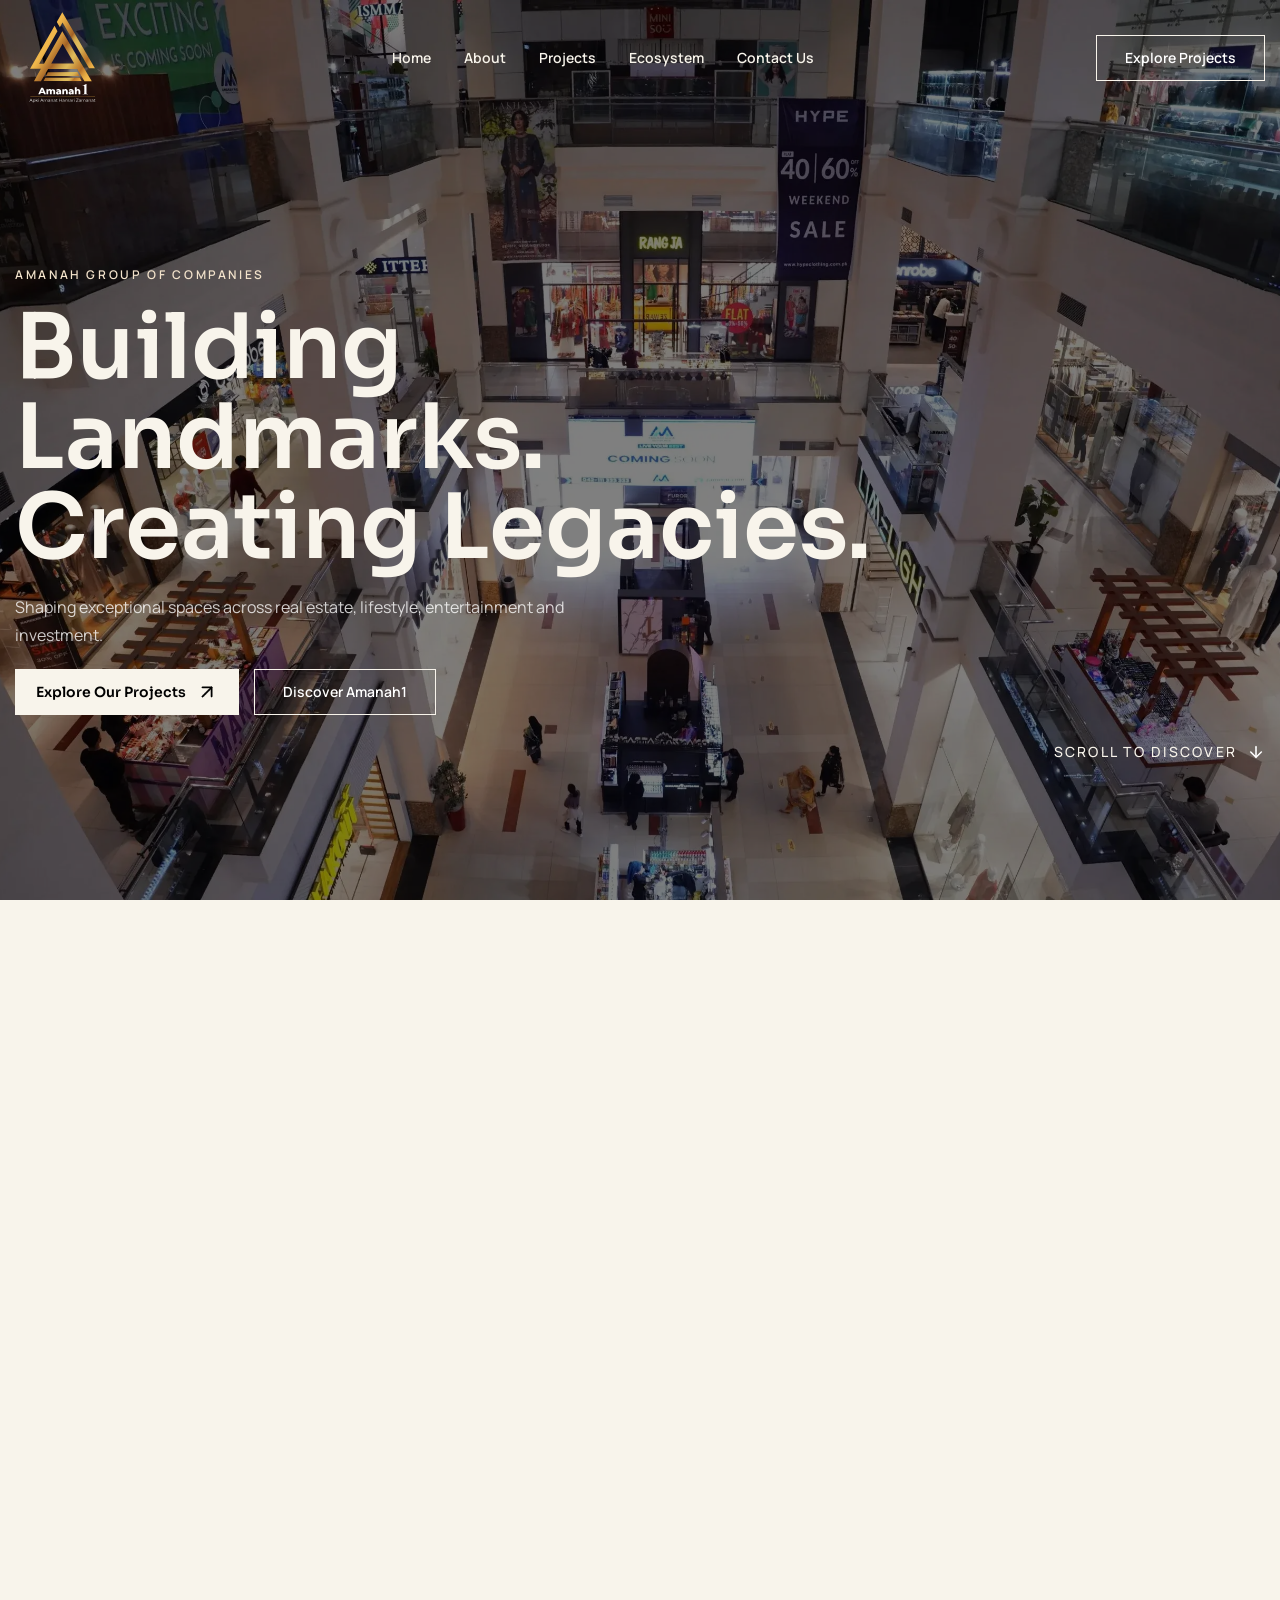
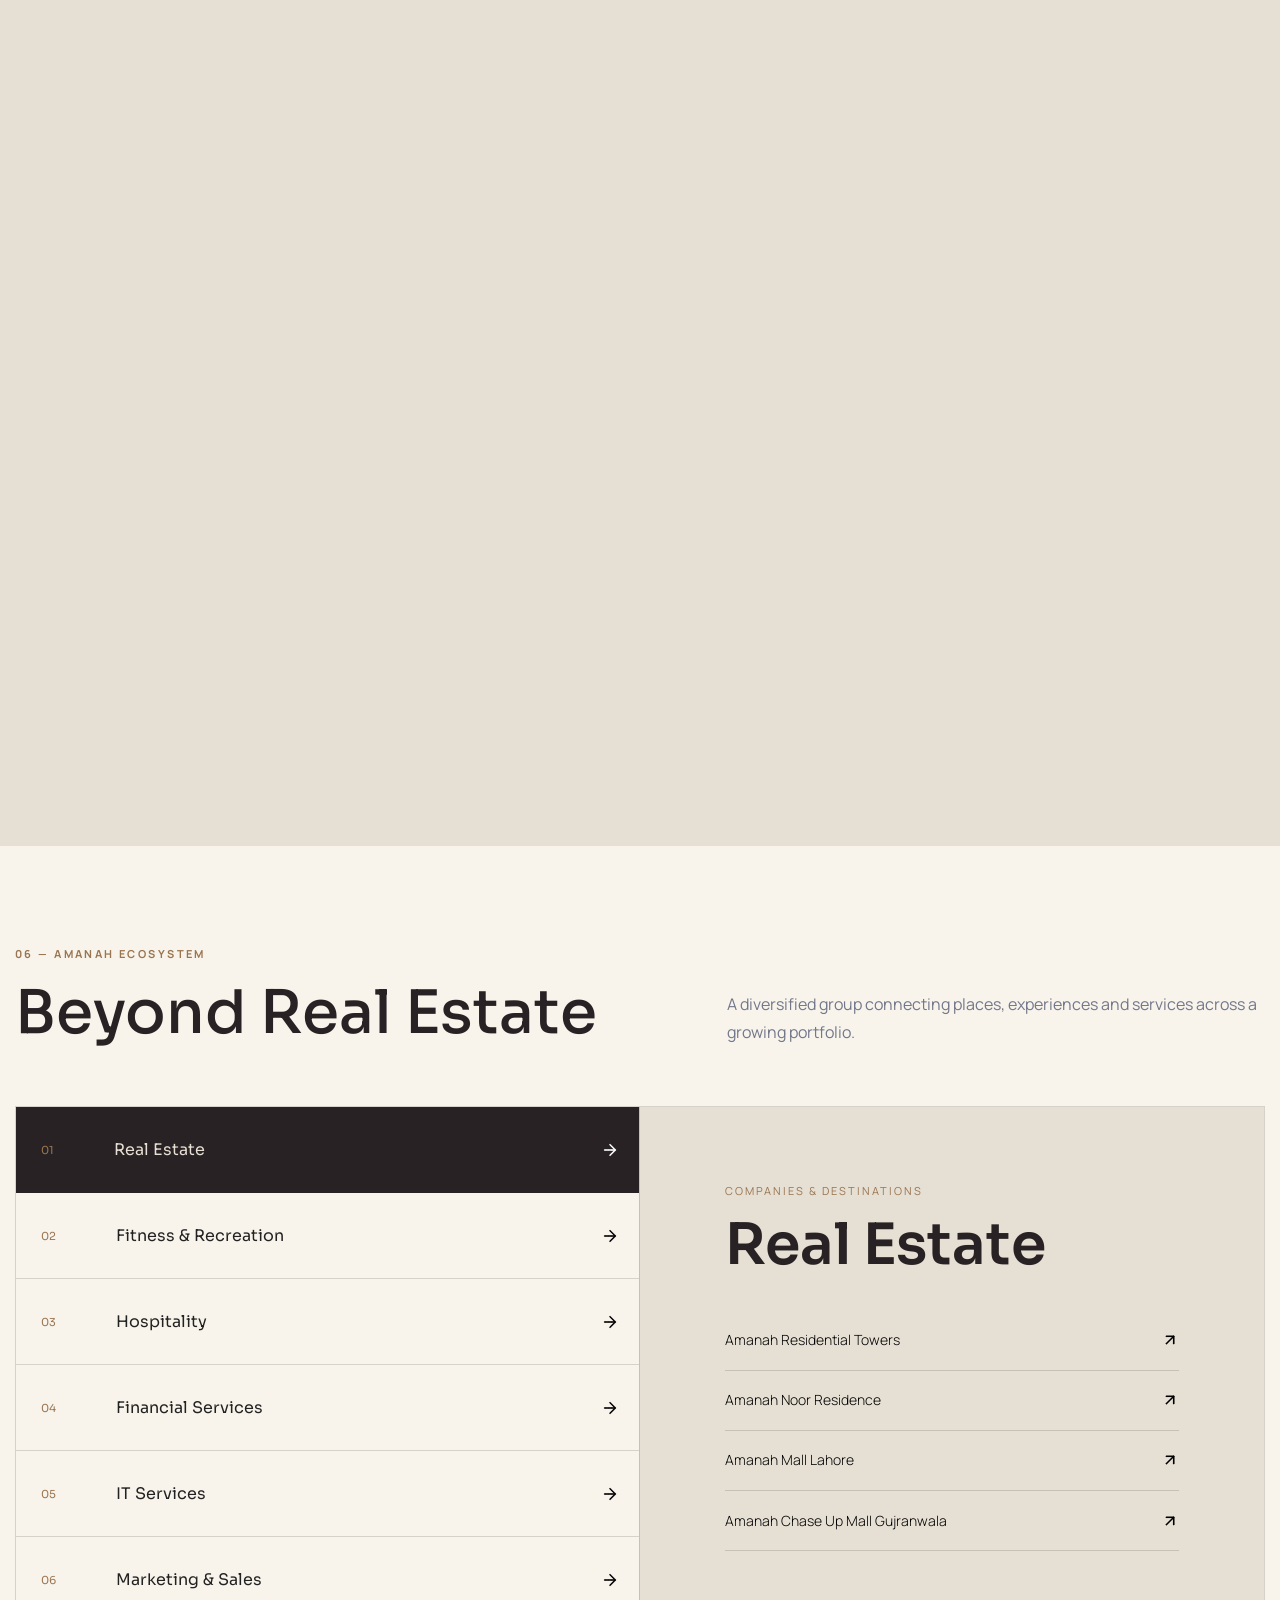
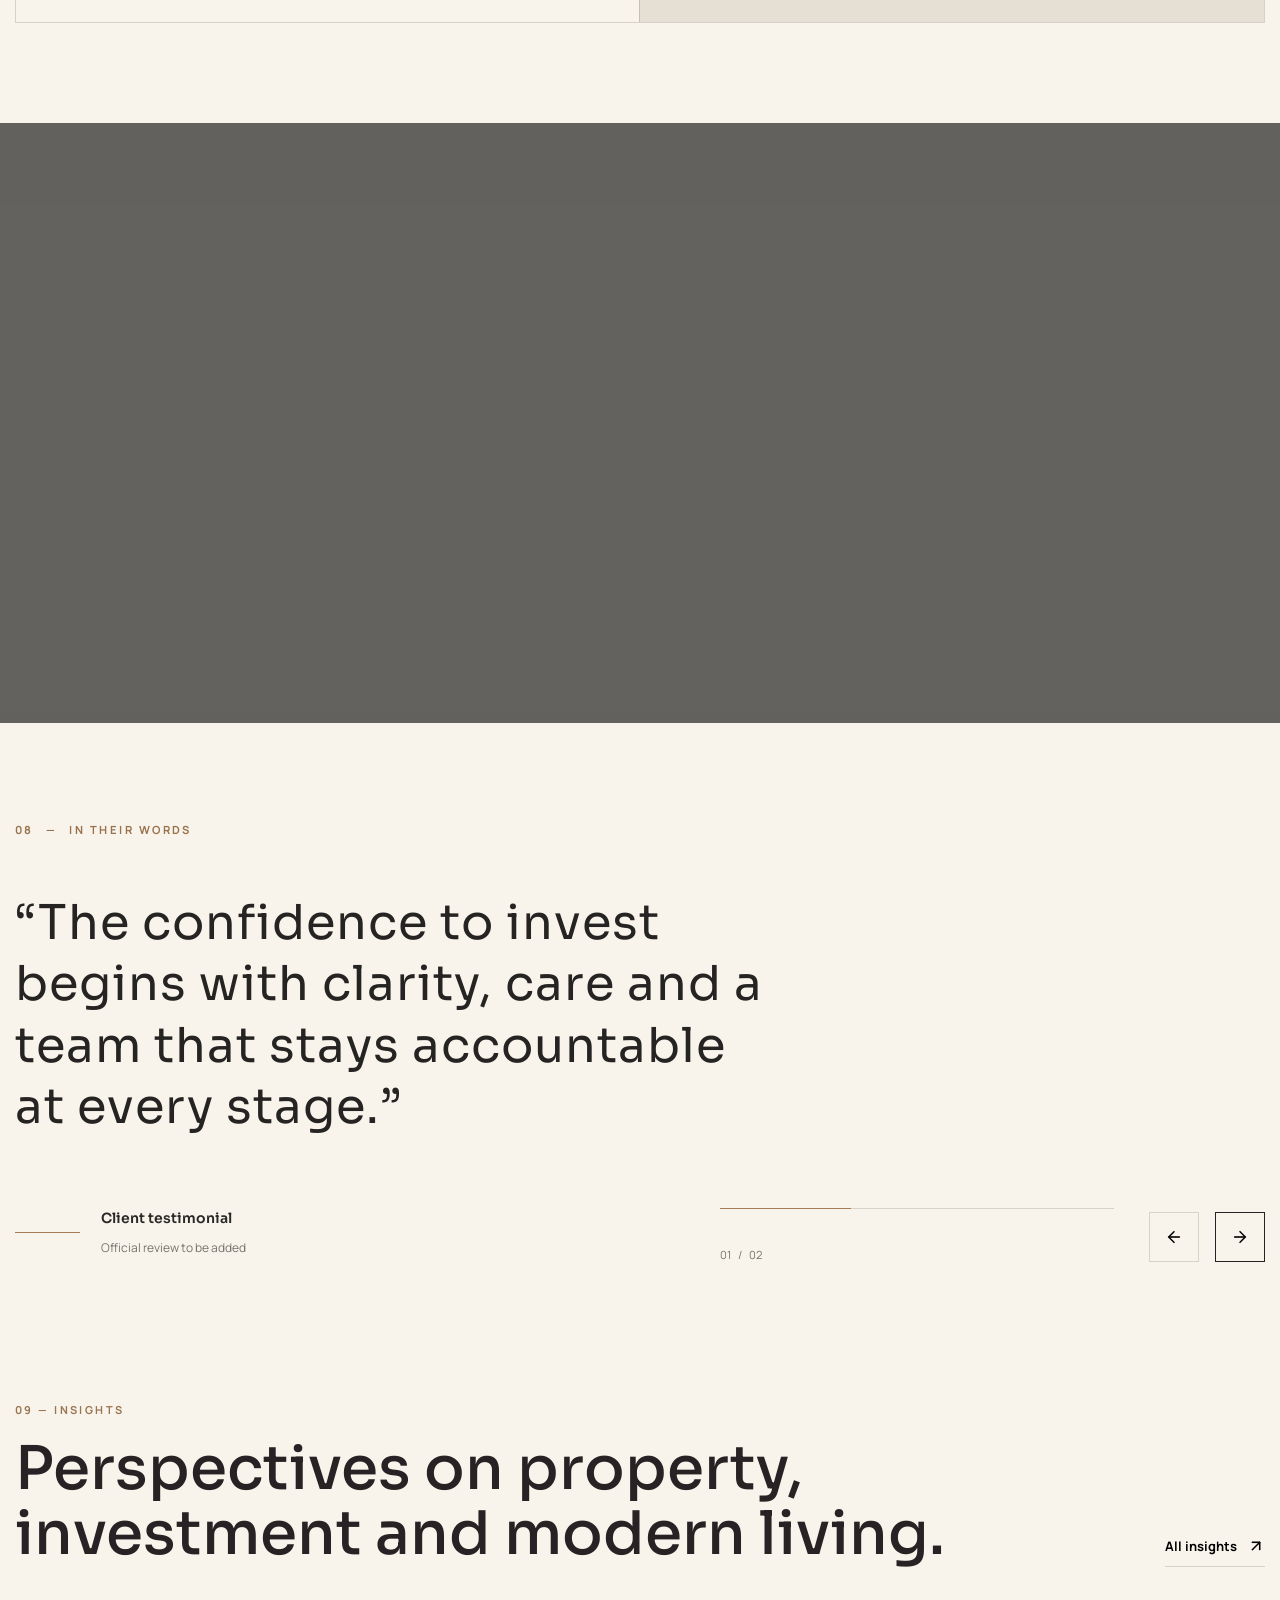
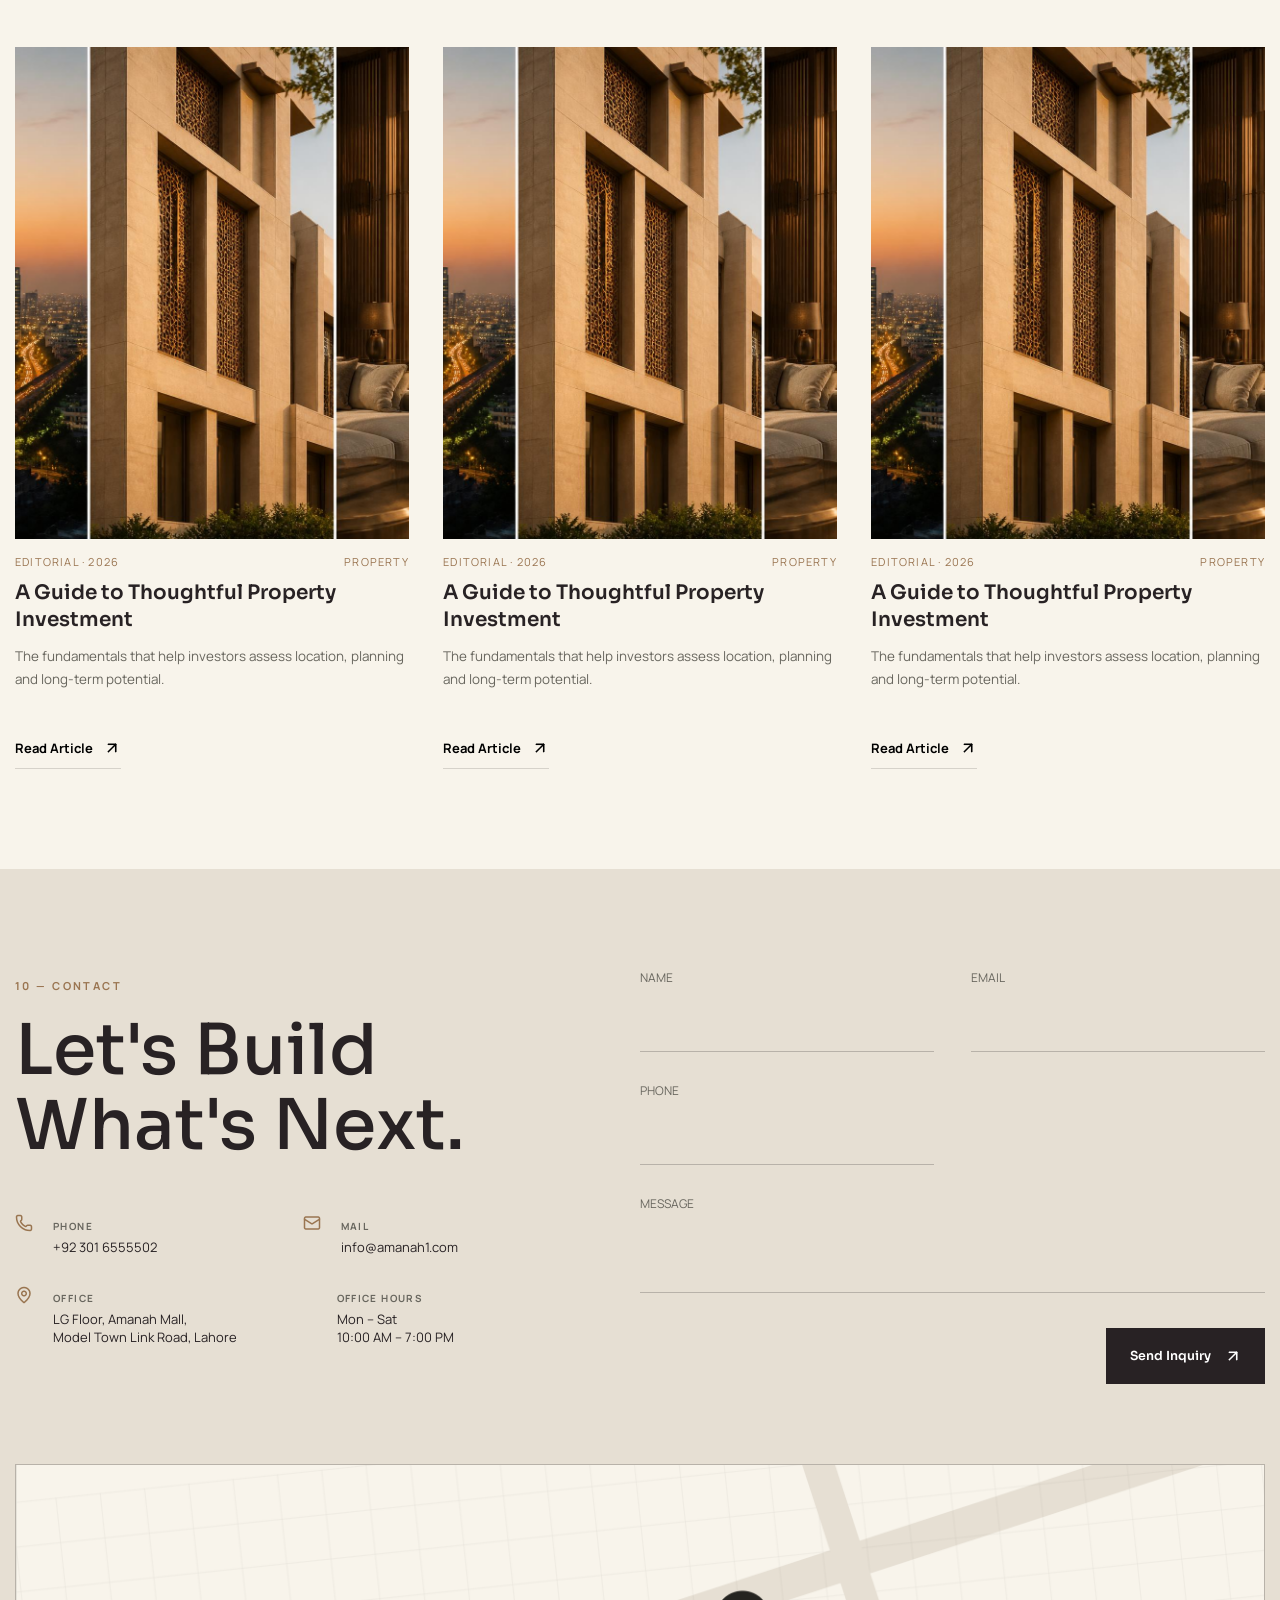
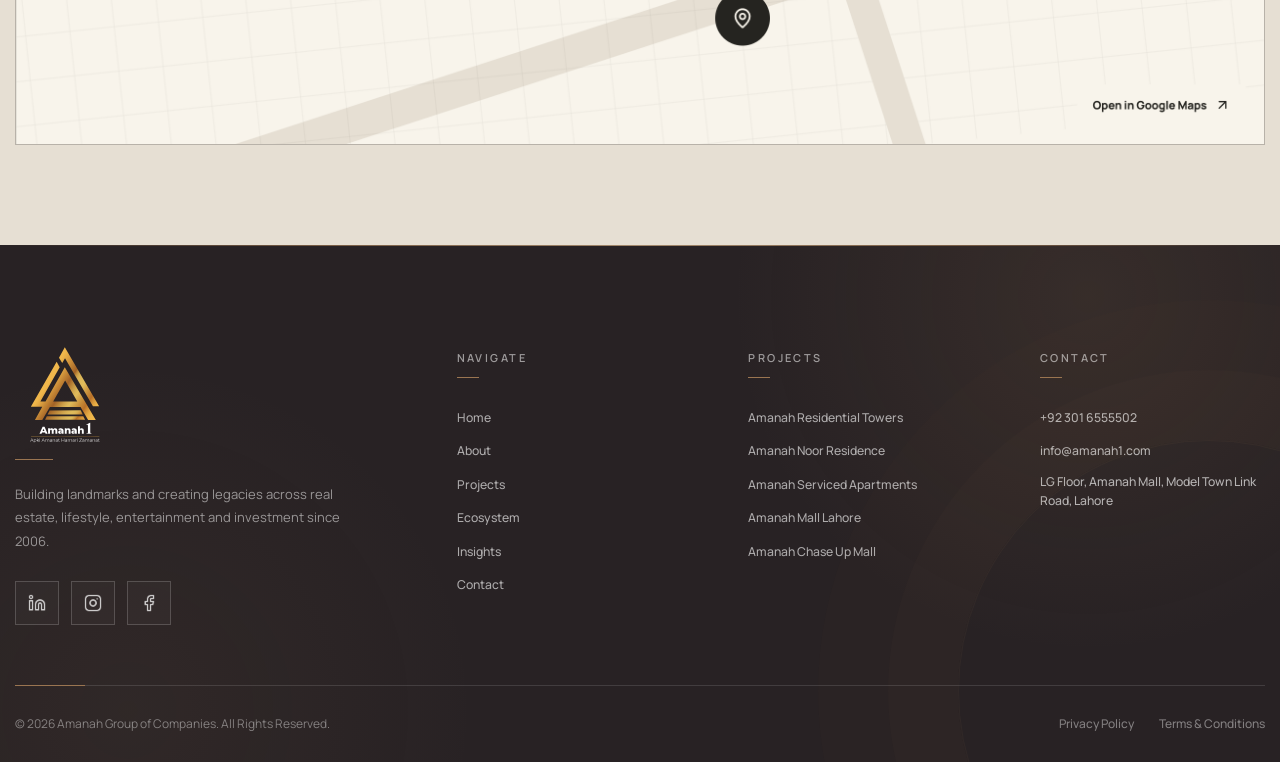
<file: index.html>
<!DOCTYPE html>

<html lang="en">

<head>

    <meta charset="utf-8">
    <meta http-equiv="X-UA-Compatible" content="IE=edge">
    <meta name="viewport" content="width=device-width, initial-scale=1">
    <meta name="description" content="">
    <meta name="author" content="">


    <title>Amanah1</title>
    <!-- favicon -->
    <link rel="icon" href="images/logo.png" type="image/png" sizes="16x16">
    <link rel="preconnect" href="https://fonts.googleapis.com">
    <link rel="preconnect" href="https://fonts.gstatic.com" crossorigin>
    <link
        href="https://fonts.googleapis.com/css2?family=Inter:ital,opsz,wght@0,14..32,100..900;1,14..32,100..900&family=Manrope:wght@200..800&family=Sora:wght@100..800&display=swap"
        rel="stylesheet">
    <link href="https://unpkg.com/aos@2.3.1/dist/aos.css" rel="stylesheet">
    <!-- Custom CSS -->
    <link rel="stylesheet" type="text/css" href="css/all.css">
    <link rel="stylesheet" type="text/css" href="css/responsive.css">

</head>

<body>
    <header class="padding-header" id="header">
        <div class="container">
            <div class="inner-header">
                <div class="logo">
                    <a href="index.html"><img src="images/AMANAH-LOGO-Official-1.svg" alt="#"></a>
                </div>
                <nav id="nav" class="navbar">
                    <div class="mobile-nav-logo">
                        <a href="#"><img src="images/AMANAH-LOGO-Official-1.svg" alt="#"></a>
                    </div>
                    <ul>
                        <li class="active">
                            <a href="index.html">Home</a>
                        </li>
                        <li>
                            <a href="#">About</a>
                        </li>
                        <li>
                            <a href="#">Projects</a>
                        </li>
                        <li>
                            <a href="#">Ecosystem</a>
                        </li>
                        <li>
                            <a href="#">Contact Us</a>
                        </li>
                    </ul>
                    <div class="demo-btn" id="mobile-btn" style="display: none;">
                        <a href="#">Explore Projects</a>
                    </div>

                </nav>
                <div class="demo-btn">
                    <a href="#">Explore Projects</a>
                </div>
                <div class="headerMobileOverlay"></div>
                <div class="headerHamburger">
                    <button>
                        <span></span><span></span><span></span>
                    </button>
                </div>

            </div>
        </div>
    </header>
    <section class="banner" style="background-image: url(./images/DSC00689-min-1-scaled-11.webp);">
        <div class="container">
            <div class="inner-banner" data-aos="fade-up">
                <span>Amanah Group of Companies</span>
                <h1>Building<br> Landmarks.<br>
                    Creating Legacies.</h1>
                <p>Shaping exceptional spaces across real estate, lifestyle, entertainment and investment.</p>
                <div class="btns-flx">
                    <div class="both-btns">
                        <a class="demo-btn1" href="#">Explore Our Projects <img src="images/svg-code-34x34.png" alt="#">
                        </a>
                        <a class="demo-btn" href="#">Discover Amanah1 </a>
                    </div>
                    <div class="scroll-to">
                        <a href="#who-we">Scroll to Discover <img src="images/svg-code-34x34.png" alt="#"></a>
                    </div>
                </div>
            </div>

        </div>
    </section>
    <section class="who-we" id="who-we">
        <div class="container">
            <div class="who-flex" data-aos="fade-up">
                <div class="who-width">
                    <span>01 — Who We Are</span>
                </div>
                <div class="who-width1">
                    <h2>More than a developer.
                        A vision for better living.</h2>
                    <div class="who-content">
                        <p>Established in 2006, Amanah Group has developed a diverse portfolio across real estate,
                            entertainment, shopping malls, restaurants, apparel, financial services and other
                            businesses. </p>
                        <a href="#">Discover our story <img src="images/svg-code-34x34.png" alt="#"></a>
                    </div>
                </div>

            </div>
            <div class="we-are" data-aos="fade-up">
                <div class="we-width">
                    <h3>18+</h3>
                    <p>Years of Experience</p>
                </div>
                <div class="we-width">
                    <h3>4+</h3>
                    <p>Major Developments</p>
                </div>
                <div class="we-width">
                    <h3>Multiple</h3>
                    <p>Business Verticals</p>
                </div>
                <div class="we-width">
                    <h3>International</h3>
                    <p>Presence</p>
                </div>
            </div>
        </div>
    </section>
    <section class="our-project">
        <div class="container">
            <div class="custom-heading" data-aos="fade-up">
                <div class="heading-flex">
                    <div class="heading-width">
                        <span>02 — Our Projects</span>
                        <h2>Spaces designed for living,
                            investing and growing.</h2>
                    </div>
                    <div class="heading-width1">
                        <div class="custom-btns">
                            <a href="#">Discover our story <img src="images/svg-code-34x34.png" alt="#"></a>
                        </div>
                    </div>
                </div>
            </div>
            <div class="our-projects" data-aos="fade-up">
                <div class="projects-width">
                    <a href="#">
                        <div class="iner-ps">
                            <div class="inner-pro">
                                <img src="images/photo-collage.png.png" alt="#">
                            </div>
                            <div class="inner-btns">
                                <img src="images/svg-code-34x34.png" alt="#">
                            </div>
                        </div>
                        <div class="title-project">
                            <span>01</span>
                            <h3>Amanah Residential Towers</h3>
                        </div>
                        <div class="description-content">
                            <p>Lahore . Residential</p>
                        </div>
                    </a>
                </div>
                <div class="projects-width1">
                    <div class="rights-pro">
                        <a href="#">
                            <div class="iner-ps">
                                <div class="inner-pro">
                                    <img src="images/photo-collage.png (1).png" alt="#">
                                </div>
                                <div class="inner-btns">
                                    <img src="images/svg-code-34x34.png" alt="#">
                                </div>
                            </div>
                            <div class="title-project">
                                <span>02</span>
                                <h3>Amanah Noor Residence</h3>
                            </div>
                            <div class="description-content">
                                <p>Lahore . Residential</p>
                            </div>
                        </a>
                    </div>
                    <div class="rights-pro">
                        <a href="#">
                            <div class="iner-ps">
                                <div class="inner-pro">
                                    <img src="images/MixCollage-09-Sep-2026-04-23-PM-3973.jpg" alt="#">
                                </div>
                                <div class="inner-btns">
                                    <img src="images/svg-code-34x34.png" alt="#">
                                </div>
                            </div>
                            <div class="title-project">
                                <span>03</span>
                                <h3>Amanah Serviced Apartments</h3>
                            </div>
                            <div class="description-content">
                                <p>Lahore . Hospitality</p>
                            </div>
                        </a>
                    </div>
                </div>
            </div>
            <div class="our-projects" data-aos="fade-up">
                <div class="projects-width3">
                    <a href="#">
                        <div class="iner-ps">
                            <div class="inner-pro">
                                <img src="images/DSC02822-600x400.webp" alt="#">
                            </div>
                            <div class="inner-btns">
                                <img src="images/svg-code-34x34.png" alt="#">
                            </div>
                        </div>
                        <div class="title-project">
                            <span>04</span>
                            <h3>Amanah Mall Lahore</h3>
                        </div>
                        <div class="description-content">
                            <p>Lahore . Retail</p>
                        </div>
                    </a>
                </div>
                <div class="projects-width3">
                    <div class="rights-pro">
                        <a href="#">
                            <div class="iner-ps">
                                <div class="inner-pro">
                                    <img src="images/AMANAH-Banner-Chaseup-600x256.webp" alt="#">
                                </div>
                                <div class="inner-btns">
                                    <img src="images/svg-code-34x34.png" alt="#">
                                </div>
                            </div>
                            <div class="title-project">
                                <span>05</span>
                                <h3>Amanah Chase Up Mall</h3>
                            </div>
                            <div class="description-content">
                                <p>Gujranwala . Retail</p>
                            </div>
                        </a>
                    </div>

                </div>
            </div>
        </div>
    </section>
    <section class="project-spotlight">
        <div class="container" data-aos="fade-up">
            <div class="spot-flex">
                <div class="spot-width1">
                    <img src="images/AN-EXTERIOR-NIGHT-01-scaled.webp" alt="#">
                </div>
                <div class="spot-width">
                    <span class="orange">03 — Project Spotlight</span>
                    <span class="black">Amanah Residential Towers</span>
                    <h2>Designed for
                        Modern Families</h2>
                    <p>A thoughtful residential experience shaped around comfort, quality and everyday convenience —
                        with spaces made to feel timeless.</p>
                    <div class="spotlight-btn">
                        <a href="#">Read our Story <img src="images/svg-code-34x34.png" alt="#"></a>
                    </div>
                </div>
            </div>
        </div>
    </section>
    <section class="why-amanah">
        <div class="container" data-aos="fade-up">
            <div class="why-amanah__inner">

                <!-- Left Content -->
                <div class="why-amanah__intro">
                    <div class="section-label">04 — WHY AMANAH</div>

                    <h2>
                        Confidence,<br>
                        built into<br>
                        every<br>
                        decision.
                    </h2>
                </div>

                <!-- Right Content -->
                <div class="why-amanah__features">

                    <!-- Feature 01 -->
                    <div class="feature">
                        <div class="feature__number">01</div>

                        <div class="feature__content">
                            <h3>Proven Experience</h3>
                            <p>
                                More than 18 years of experience across a diverse
                                business portfolio.
                            </p>
                        </div>
                    </div>

                    <!-- Feature 02 -->
                    <div class="feature">
                        <div class="feature__number">02</div>

                        <div class="feature__content">
                            <h3>Quality &amp; Craftsmanship</h3>
                            <p>
                                Spaces built around comfort, quality and enduring
                                long-term value.
                            </p>
                        </div>
                    </div>

                    <!-- Feature 03 -->
                    <div class="feature">
                        <div class="feature__number">03</div>

                        <div class="feature__content">
                            <h3>Strategic Locations</h3>
                            <p>
                                Projects positioned around important commercial,
                                residential and lifestyle destinations.
                            </p>
                        </div>
                    </div>

                    <!-- Feature 04 -->
                    <div class="feature">
                        <div class="feature__number">04</div>

                        <div class="feature__content">
                            <h3>Global Perspective</h3>
                            <p>
                                Connections and business interests across
                                Pakistan, Dubai and the UK.
                            </p>
                        </div>
                    </div>

                </div>

            </div>
        </div>
    </section>
    <section class="chairmen-message">
        <div class="container">
            <div class="chairmen-flex" data-aos="fade-up">
                <div class="chairmen-width">
                    <img src="images/GROUP-CHAIRMAN-Amanah-Abid-Butt.png" alt="#">
                </div>
                <div class="chairmen-width1">
                    <span class="orange">05 — Chairman's Message
                    </span>
                    <span class="quote">“</span>
                    <h2>A Vision Built on Trust
                    </h2>
                    <h3>Our journey is guided by the belief that lasting businesses are built through trust,
                        responsibility and a commitment to create meaningful value.
                    </h3>
                    <div class="chair-title">
                        <span>Mr. Abid Ali Butt
                        </span>
                        <p>Chairman, Amanah Group</p>
                    </div>
                    <div class="custom-btns">
                        <a href="#">Discover our story <img src="images/svg-code-34x34.png" alt="#"></a>
                    </div>
                </div>
            </div>
        </div>
    </section>
    <section class="amanah-eco-system">
        <div class="container">
            <div class="custom-heading">
                <div class="heading-flex">
                    <div class="heading-width">
                        <span>06 — Amanah Ecosystem</span>
                        <h2>Beyond Real Estate</h2>
                    </div>
                    <div class="heading-width1">
                        <p>A diversified group connecting places, experiences and services across a growing portfolio.
                        </p>
                    </div>
                </div>
            </div>
            <div class="tabbing-data">
                <div class="tabbing-flex">
                    <div class="tabbing-width">
                        <ul class="tabs">
                            <li class="tab-link current" data-tab="tab-1"><span>01</span>Real Estate <img
                                    src="images/svg-code-34x34.png" alt="#"></li>
                            <li class="tab-link" data-tab="tab-2"><span>02</span>Fitness & Recreation <img
                                    src="images/svg-code-34x34.png" alt="#"></li>
                            <li class="tab-link" data-tab="tab-3"><span>03</span>Hospitality <img
                                    src="images/svg-code-34x34.png" alt="#"></li>
                            <li class="tab-link" data-tab="tab-4"><span>04</span>Financial Services <img
                                    src="images/svg-code-34x34.png" alt="#"></li>
                            <li class="tab-link" data-tab="tab-5"><span>05</span>IT Services <img
                                    src="images/svg-code-34x34.png" alt="#"></li>
                            <li class="tab-link" data-tab="tab-6"><span>06</span>Marketing & Sales <img
                                    src="images/svg-code-34x34.png" alt="#"></li>
                        </ul>
                    </div>
                    <div class="tabbing-width">
                        <div id="tab-1" class="tab-content current">
                            <div class="inner-data">
                                <span>Companies & destinations</span>
                                <h3>Real Estate</h3>
                                <ul>
                                    <li><a href="#">Amanah Residential Towers <img src="images/svg-code-34x34.png"
                                                alt="#"></a></li>
                                    <li><a href="#">Amanah Noor Residence <img src="images/svg-code-34x34.png"
                                                alt="#"></a></li>
                                    <li><a href="#">Amanah Mall Lahore <img src="images/svg-code-34x34.png" alt="#"></a>
                                    </li>
                                    <li><a href="#">Amanah Chase Up Mall Gujranwala <img src="images/svg-code-34x34.png"
                                                alt="#"></a></li>
                                </ul>
                            </div>
                        </div>
                        <div id="tab-2" class="tab-content">
                            <div class="inner-data">
                                <span>Companies & destinations</span>
                                <h3>Fitness & Recreation</h3>
                                <ul>
                                    <li><a href="#">Magic Planet <img src="images/svg-code-34x34.png" alt="#"></a></li>
                                    <li><a href="#">Bouncing Castle<img src="images/svg-code-34x34.png" alt="#"></a>
                                    </li>
                                    <li><a href="#">Trampoline Park<img src="images/svg-code-34x34.png" alt="#"></a>
                                    </li>
                                    <li><a href="#">Velocity<img src="images/svg-code-34x34.png" alt="#"></a></li>
                                </ul>
                            </div>
                        </div>
                        <div id="tab-3" class="tab-content">
                            <div class="inner-data">
                                <span>Companies & destinations</span>
                                <h3>Hospitality</h3>
                                <ul>
                                    <li><a href="#">Bagatelle Dubai <img src="images/svg-code-34x34.png" alt="#"></a>
                                    </li>
                                </ul>
                            </div>
                        </div>
                        <div id="tab-4" class="tab-content">
                            <div class="inner-data">
                                <span>Companies & destinations</span>
                                <h3>Financial Services</h3>
                                <ul>
                                    <li><a href="#">S.N.M Securities <img src="images/svg-code-34x34.png" alt="#"></a>
                                    </li>
                                    <li><a href="#">Amanah Commodities <img src="images/svg-code-34x34.png" alt="#"></a>
                                    </li>
                                </ul>
                            </div>
                        </div>
                        <div id="tab-5" class="tab-content">
                            <div class="inner-data">
                                <span>Companies & destinations</span>
                                <h3>IT Services</h3>
                                <ul>
                                    <li><a href="#"> MEPTICS <img src="images/svg-code-34x34.png" alt="#"></a></li>
                                </ul>
                            </div>
                        </div>
                        <div id="tab-6" class="tab-content">
                            <div class="inner-data">
                                <span>Companies & destinations</span>
                                <h3>Marketing & Sales</h3>
                                <ul>
                                    <li><a href="#">Amanah Pvt Limited <img src="images/svg-code-34x34.png" alt="#"></a>
                                    </li>
                                </ul>
                            </div>
                        </div>
                    </div>
                </div>
            </div>
        </div>
    </section>
    <section class="invest-with" style="background-image: url(images/investment-cta-CTnBgPjy.jpg);">
        <div class="container" data-aos="fade-up">
            <div class="inner-flexs">
                <div class="inner-widh">
                    <span>07 — Invest With Amanah</span>
                    <h2>Your next investment
                        could shape your future.</h2>
                    <p>Discover thoughtfully planned developments built around modern lifestyles, strategic locations
                        and long-term value.</p>
                </div>
                <div class="inner-widh1">
                    <div class="explore-btns">
                        <div class="both-btns">
                            <a class="demo-btn1" href="#">Explore Projects </a>
                            <a class="demo-btn" href="#">Talk to Amanah </a>
                        </div>
                    </div>
                </div>

            </div>

        </div>
    </section>
    <section class="testimonial-slider">
        <div class="container">
            <!-- Top Label -->
            <div class="section-label">
                <span class="eyebrow">08</span>
                <span class="eyebrow">—</span>
                <span class="eyebrow">IN THEIR WORDS</span>
            </div>
            <!-- Slides -->
            <div class="slides">
                <!-- Slide 1 -->
                <div class="testimonial-slide active">
                    <div class="quote">
                        “The confidence to invest begins with clarity, care and a team that stays accountable at every
                        stage.”
                    </div>

                    <div class="testimonial-bottom">

                        <div class="client-info">
                            <span class="client-line"></span>

                            <div>
                                <h4>Client testimonial</h4>
                                <p>Official review to be added</p>
                            </div>
                        </div>

                        <div class="slider-controls">

                            <div class="progress-wrapper">
                                <div class="progress">
                                    <span class="progress-active"></span>
                                </div>

                                <div class="counter">
                                    <span class="current-slide">01</span>
                                    <span>/</span>
                                    <span class="total-slides">02</span>
                                </div>
                            </div>

                            <div class="buttons">
                                <button class="prev" aria-label="Previous slide">
                                    <img src="images/svg-code-34x34.png" alt="#">
                                </button>

                                <button class="next" aria-label="Next slide">
                                    <img src="images/svg-code-34x34.png" alt="#">
                                </button>
                            </div>

                        </div>

                    </div>
                </div>
                <!-- Slide 2 -->
                <div class="testimonial-slide">

                    <div class="quote">
                        “Every decision feels easier when you have the right people beside you, guiding you with honesty
                        and care.”
                    </div>

                    <div class="testimonial-bottom">

                        <div class="client-info">
                            <span class="client-line"></span>

                            <div>
                                <h4>Another client</h4>
                                <p>Official review to be added</p>
                            </div>
                        </div>

                        <div class="slider-controls">

                            <div class="progress-wrapper">
                                <div class="progress">
                                    <span class="progress-active"></span>
                                </div>

                                <div class="counter">
                                    <span class="current-slide">02</span>
                                    <span>/</span>
                                    <span class="total-slides">02</span>
                                </div>
                            </div>

                            <div class="buttons">
                                <button class="prev" aria-label="Previous slide">
                                    <img src="images/svg-code-34x34.png" alt="#">
                                </button>

                                <button class="next" aria-label="Next slide">
                                    <img src="images/svg-code-34x34.png" alt="#">
                                </button>
                            </div>

                        </div>

                    </div>
                </div>
                <!-- Slide 3 -->
                <div class="testimonial-slide">

                    <div class="quote">
                        “Every decision feels easier when you have the right people beside you, guiding you with honesty
                        and care.”
                    </div>

                    <div class="testimonial-bottom">

                        <div class="client-info">
                            <span class="client-line"></span>

                            <div>
                                <h4>Another client</h4>
                                <p>Official review to be added</p>
                            </div>
                        </div>

                        <div class="slider-controls">

                            <div class="progress-wrapper">
                                <div class="progress">
                                    <span class="progress-active"></span>
                                </div>

                                <div class="counter">
                                    <span class="current-slide">03</span>
                                    <span>/</span>
                                    <span class="total-slides">03</span>
                                </div>
                            </div>

                            <div class="buttons">
                                <button class="prev" aria-label="Previous slide">
                                    <img src="images/svg-code-34x34.png" alt="#">
                                </button>

                                <button class="next" aria-label="Next slide">
                                    <img src="images/svg-code-34x34.png" alt="#">
                                </button>
                            </div>

                        </div>

                    </div>
                </div>

            </div>

        </div>

    </section>
    <section class="blogs">
        <div class="container">
            <div class="custom-heading">
                <div class="heading-flex">
                    <div class="heading-width">
                        <span>09 — Insights</span>
                        <h2>Perspectives on property,
                            investment and modern living.</h2>
                    </div>
                    <div class="heading-width1">
                        <div class="custom-btns">
                            <a href="#">All insights <img src="images/svg-code-34x34.png" alt="#"></a>
                        </div>
                    </div>
                </div>
            </div>
            <div class="blogs-flex">
                <div class="blogs-width">
                    <div class="banner-blogs">
                        <img src="images/insights-triptych-C0CtWNMT.jpg" alt="#">
                    </div>
                    <div class="blogs-content">
                        <div class="blogs-date">
                            <span>Editorial · 2026</span>
                            <span>Property</span>
                        </div>
                        <h4>A Guide to Thoughtful Property Investment
                        </h4>
                        <p>The fundamentals that help investors assess location, planning and long-term potential.</p>
                        <div class="custom-btns">
                            <a href="#">Read Article <img src="images/svg-code-34x34.png" alt="#"></a>
                        </div>

                    </div>
                </div>
                <div class="blogs-width">
                    <div class="banner-blogs">
                        <img src="images/insights-triptych-C0CtWNMT.jpg" alt="#">
                    </div>
                    <div class="blogs-content">
                        <div class="blogs-date">
                            <span>Editorial · 2026</span>
                            <span>Property</span>
                        </div>
                        <h4>A Guide to Thoughtful Property Investment
                        </h4>
                        <p>The fundamentals that help investors assess location, planning and long-term potential.</p>
                        <div class="custom-btns">
                            <a href="#">Read Article <img src="images/svg-code-34x34.png" alt="#"></a>
                        </div>

                    </div>
                </div>
                <div class="blogs-width">
                    <div class="banner-blogs">
                        <img src="images/insights-triptych-C0CtWNMT.jpg" alt="#">
                    </div>
                    <div class="blogs-content">
                        <div class="blogs-date">
                            <span>Editorial · 2026</span>
                            <span>Property</span>
                        </div>
                        <h4>A Guide to Thoughtful Property Investment
                        </h4>
                        <p>The fundamentals that help investors assess location, planning and long-term potential.</p>
                        <div class="custom-btns">
                            <a href="#">Read Article <img src="images/svg-code-34x34.png" alt="#"></a>
                        </div>

                    </div>
                </div>
            </div>

        </div>
    </section>
    <section class="contact">
        <div class="container">
            <div class="contact-flex">
                <div class="contact-width">
                    <span>10 — Contact</span>
                    <h2>Let's Build
                        What's Next.</h2>
                    <div class="info-list">
                        <ul>
                            <li>
                                <a href="tel:+92 301 6555502">
                                    <div class="icons-info"><img src="images/svg-code-36x36.png" alt="#"></div>
                                    <div class="info-text">
                                        <span>Phone</span>
                                        <p>+92 301 6555502</p>
                                    </div>
                                </a>
                            </li>
                            <li>
                                <a href="mailto:info@amanah1.com">
                                    <div class="icons-info"><img src="images/svg-code-36x36 (1).png" alt="#"></div>
                                    <div class="info-text">
                                        <span>Mail</span>
                                        <p>info@amanah1.com</p>
                                    </div>
                                </a>
                            </li>
                            <li>
                                <a
                                    href="https://www.google.com/maps/search/LG+Floor+Amanah1+Model+Town+Link+Road+Lahore/@31.4719005,74.313755,15z?entry=s&sa=X&ved=1t%3A199789">
                                    <div class="icons-info"><img src="images/svg-code-36x36 (2).png" alt="#"></div>
                                    <div class="info-text">
                                        <span>Office</span>
                                        <p>LG Floor, Amanah Mall,<br>
                                            Model Town Link Road, Lahore</p>
                                    </div>
                                </a>
                            </li>
                            <li>
                                <a href="tel:+92 301 6555502">
                                    <div class="info-text">
                                        <span>Office Hours</span>
                                        <p>Mon – Sat<br>
                                            10:00 AM – 7:00 PM</p>
                                    </div>
                                </a>
                            </li>
                        </ul>
                    </div>
                </div>
                <div class="contact-width1">
                    <div class="form-footer">
                        <form>
                            <div class="form-flex">
                                <div class="form-width">
                                    <label>Name</label>
                                    <input type="text">
                                </div>
                                <div class="form-width">
                                    <label>Email</label>
                                    <input type="email">
                                </div>
                                <div class="form-width">
                                    <label>Phone</label>
                                    <input type="tel">
                                </div>
                            </div>
                            <div class="text-area">
                                <label>Message</label>
                                <textarea></textarea>
                            </div>
                            <div class="buttons-flex">
                                <button type="submit">Send Inquiry <img src="images/svg-code-34x34.png"
                                        alt="#"></button>
                            </div>

                        </form>
                    </div>
                </div>
            </div>
            <div class="maps-im">
                <a
                    href="https://www.google.com/maps/search/LG+Floor+Amanah1+Model+Town+Link+Road+Lahore/@31.4719005,74.313755,15z?entry=s&sa=X&ved=1t%3A199789">
                    <img src="images/map.png" alt="#">
                </a>
            </div>
        </div>
    </section>
    <footer class="footer">
        <div class="container">
            <div class="footer-flex">
                <div class="footer-width1">
                    <div class="footer-logo">
                        <img src="images/AMANAH-LOGO-Official-1.svg" alt="#">
                    </div>
                    <div class="inner-footer">
                        <p>Building landmarks and creating legacies across real estate, lifestyle, entertainment and
                            investment since 2006.</p>
                        <div class="socail-icons">
                            <ul>
                                <li><a href="#"><img src="images/svg-code-48x48.png" alt="#"></a></li>
                                <li><a href="#"><img src="images/svg-code-48x48 (1).png" alt="#"></a></li>
                                <li><a href="#"><img src="images/svg-code-48x48 (2).png" alt="#"></a></li>
                            </ul>
                        </div>
                    </div>
                </div>
                <div class="footer-width">
                    <span>Navigate</span>
                    <ul>
                        <li><a href="#">Home</a></li>
                        <li><a href="#">About</a></li>
                        <li><a href="#">Projects</a></li>
                        <li><a href="#">Ecosystem</a></li>
                        <li><a href="#">Insights</a></li>
                        <li><a href="#">Contact</a></li>
                    </ul>
                </div>
                <div class="footer-width">
                    <span>Projects</span>
                    <ul>
                        <li><a href="#">Amanah Residential Towers</a></li>
                        <li><a href="#">Amanah Noor Residence</a></li>
                        <li><a href="#">Amanah Serviced Apartments</a></li>
                        <li><a href="#">Amanah Mall Lahore</a></li>
                        <li><a href="#">Amanah Chase Up Mall</a></li>
                    </ul>
                </div>
                <div class="footer-width">
                    <span>Contact</span>
                    <ul>
                        <li><a href="tel:+92 301 6555502">+92 301 6555502</a></li>
                        <li><a href="mailto:info@amanah1.com">info@amanah1.com</a></li>
                        <li><a
                                href="https://www.google.com/maps/search/LG+Floor+Amanah1+Model+Town+Link+Road+Lahore/@31.4719005,74.313755,15z?entry=s&sa=X&ved=1t%3A199789">LG
                                Floor, Amanah Mall,
                                Model Town Link Road, Lahore</a></li>

                    </ul>
                </div>

            </div>
            <div class="bottom-footer">
                <p>© 2026 Amanah Group of Companies. All Rights Reserved.</p>
                <ul>
                    <li><a href="#">Privacy Policy</a></li>
                    <li><a href="#">Terms & Conditions</a></li>
                </ul>
            </div>
        </div>
    </footer>






    <!-- jQuery Version 3.2.1 -->
    <script src="js/jquery-3.4.1.js"></script>
    <script src="https://unpkg.com/aos@2.3.1/dist/aos.js"></script>
    <!-- custom js -->
    <script src="js/custom.js"></script>
</body>
<script>
    AOS.init();
</script>

</html>
</file>
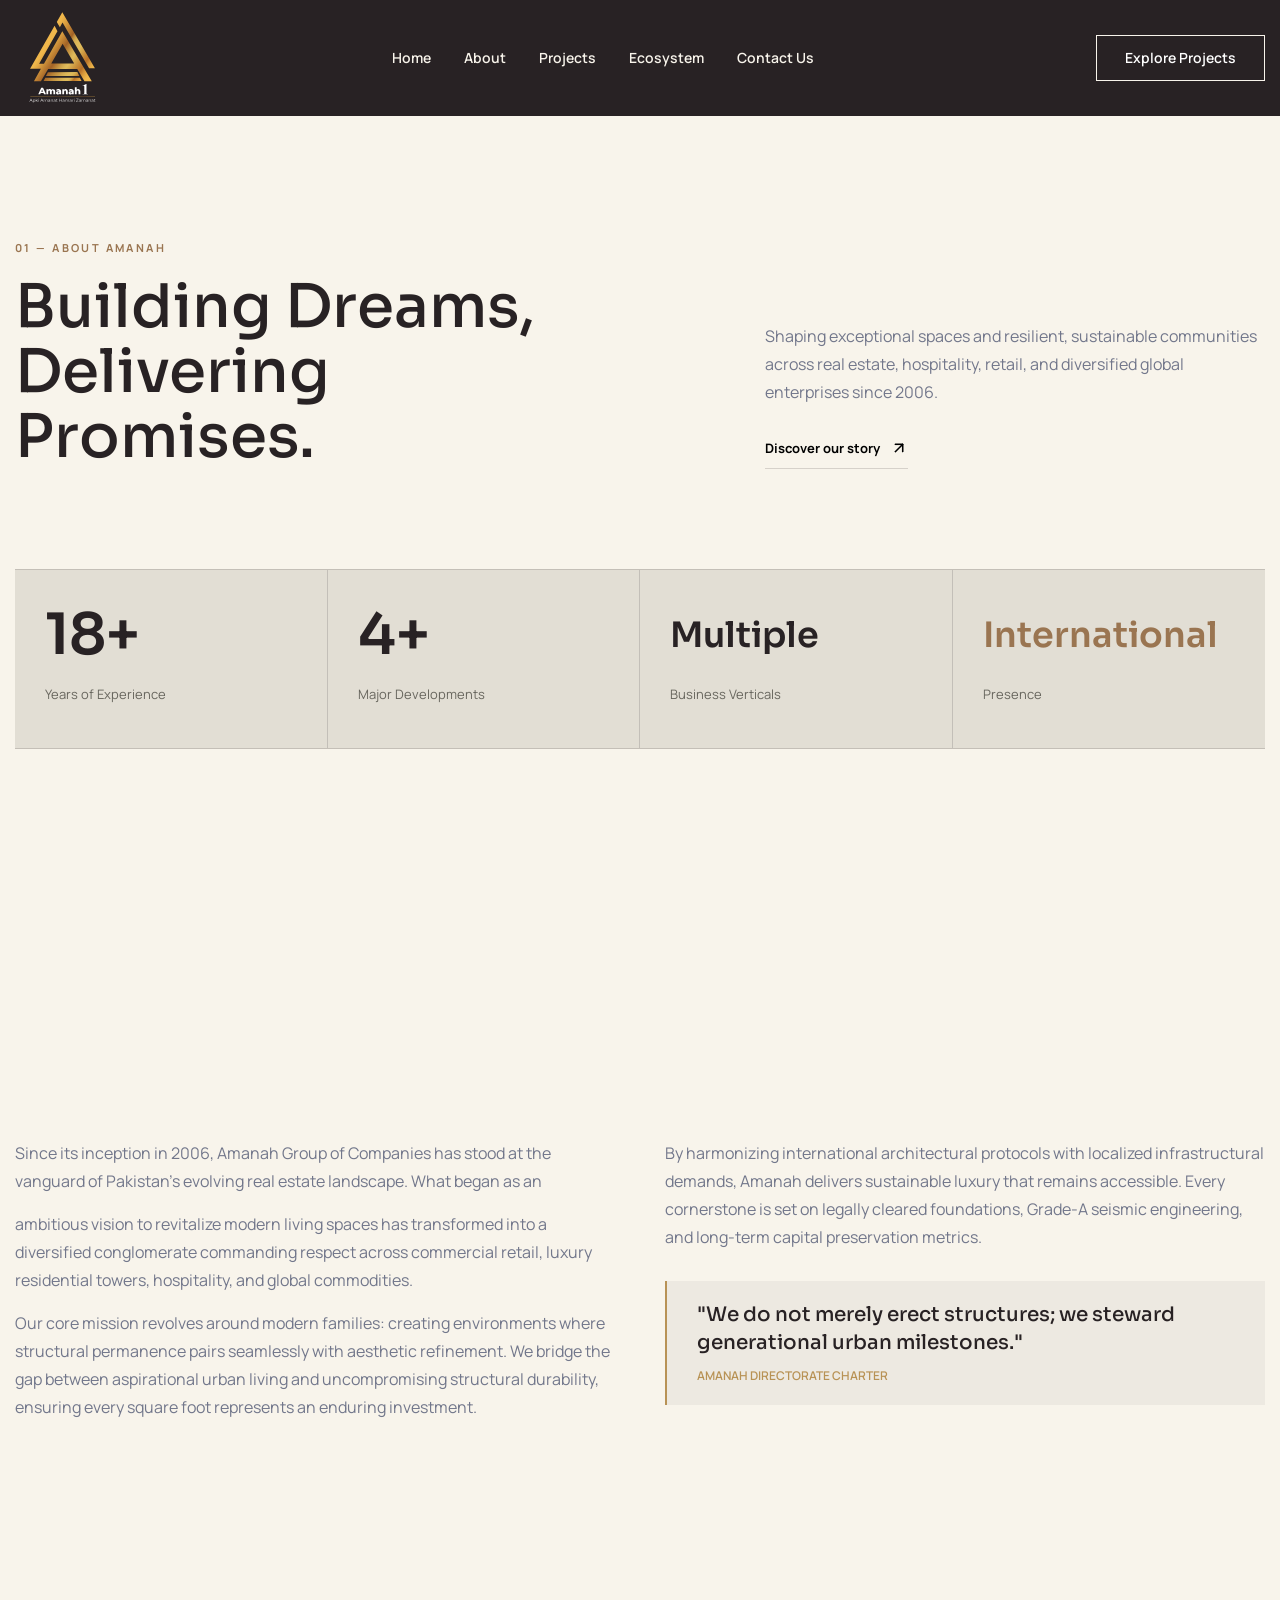
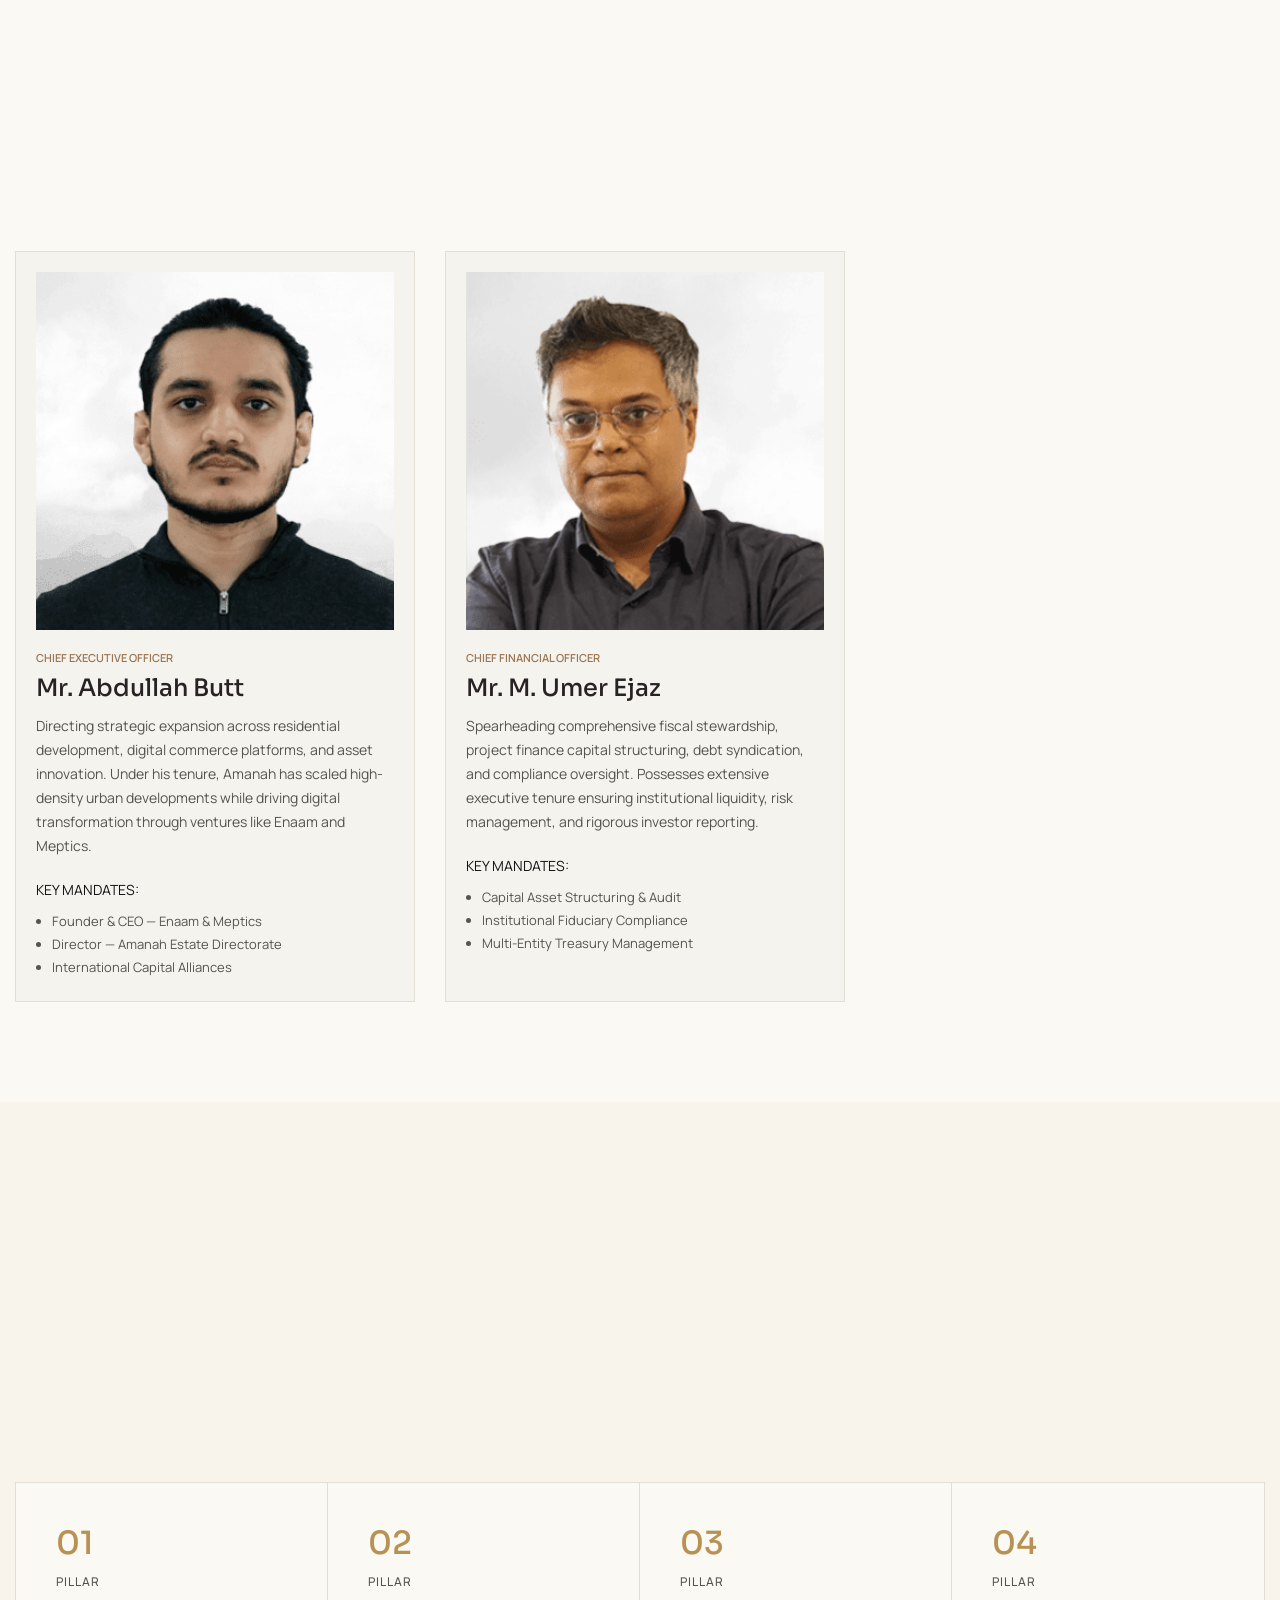
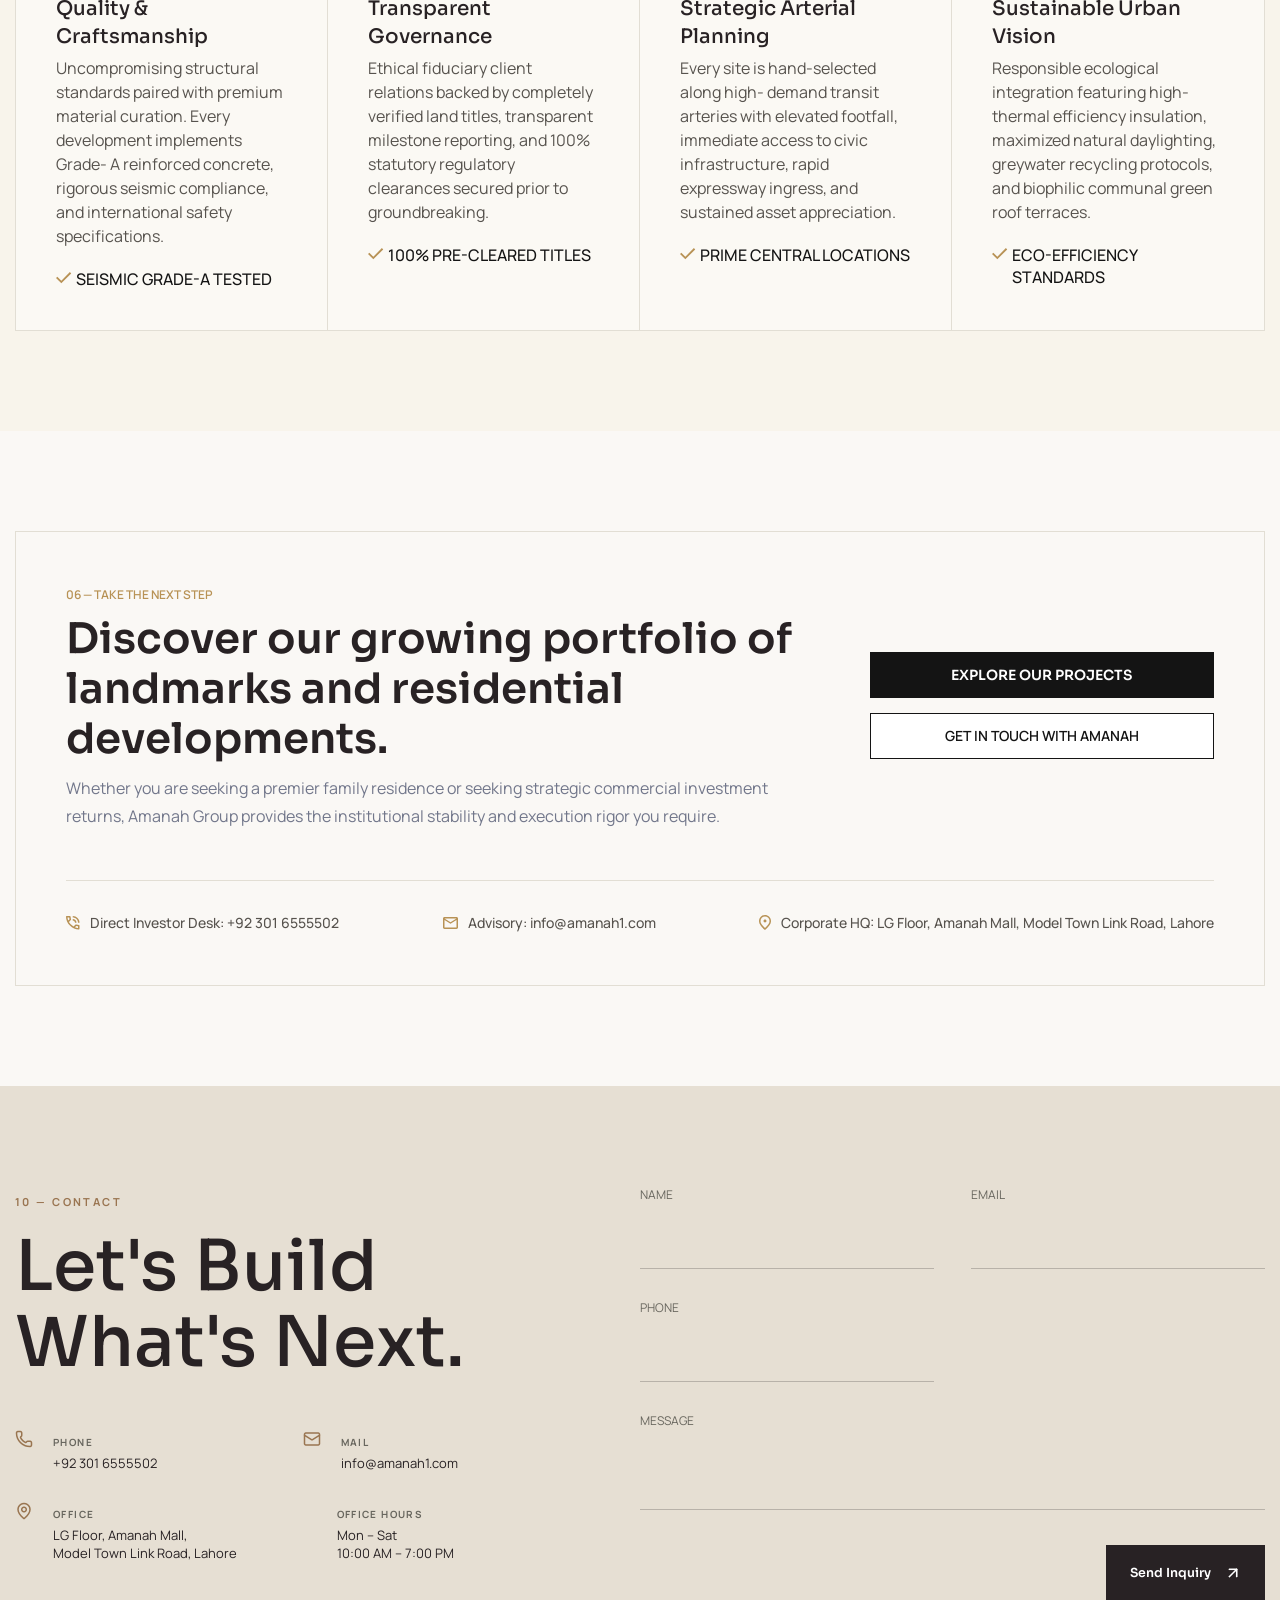
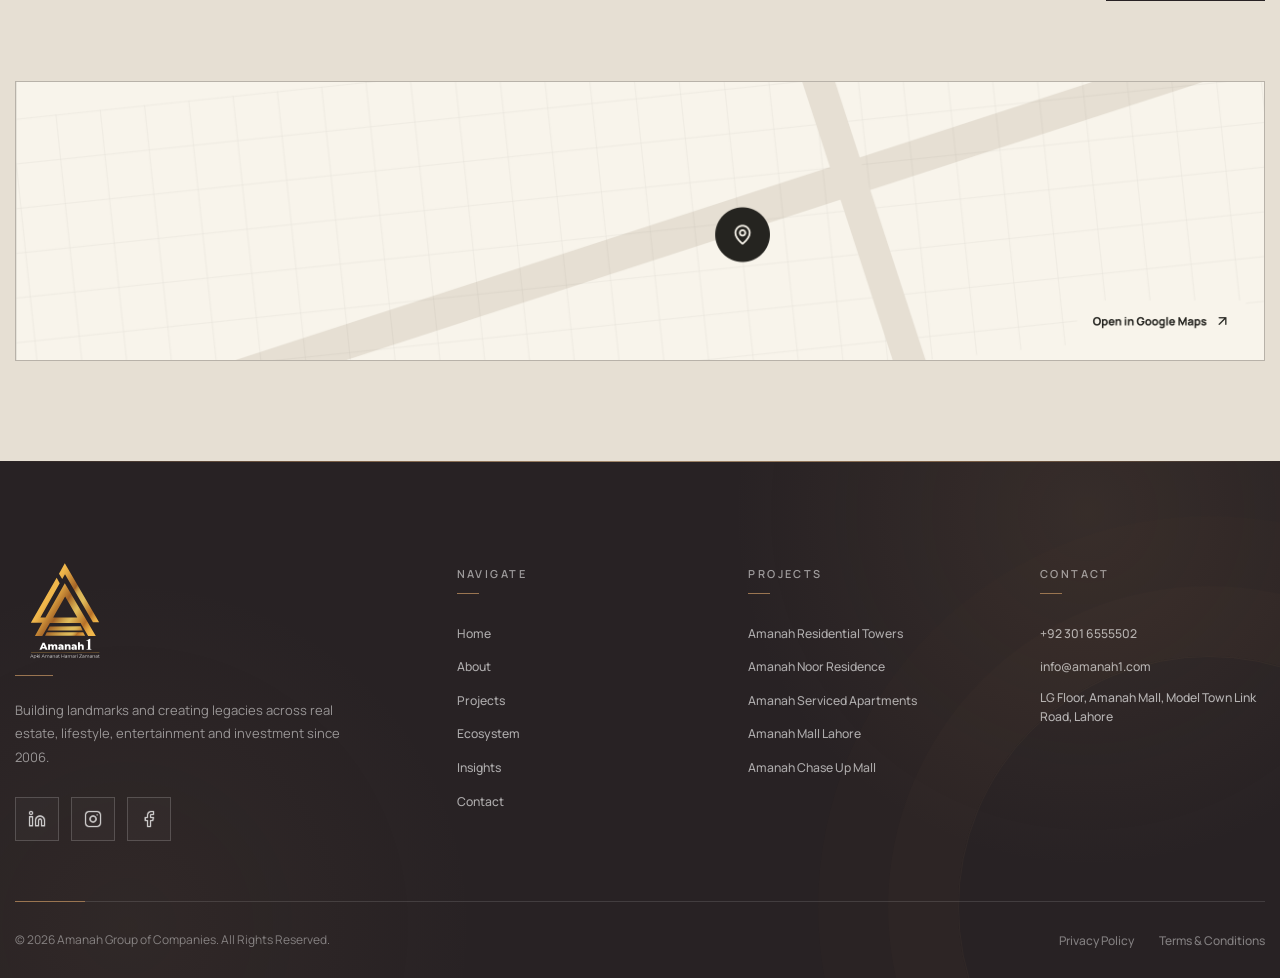
<file: about-us.html>
<!DOCTYPE html>

<html lang="en">

<head>

    <meta charset="utf-8">
    <meta http-equiv="X-UA-Compatible" content="IE=edge">
    <meta name="viewport" content="width=device-width, initial-scale=1">
    <meta name="description" content="">
    <meta name="author" content="">


    <title>Amanah1</title>
    <!-- favicon -->
    <link rel="icon" href="images/logo.png" type="image/png" sizes="16x16">
    <link rel="preconnect" href="https://fonts.googleapis.com">
    <link rel="preconnect" href="https://fonts.gstatic.com" crossorigin>
    <link
        href="https://fonts.googleapis.com/css2?family=Inter:ital,opsz,wght@0,14..32,100..900;1,14..32,100..900&family=Manrope:wght@200..800&family=Sora:wght@100..800&display=swap"
        rel="stylesheet">
    <link href="https://unpkg.com/aos@2.3.1/dist/aos.css" rel="stylesheet">
    <!-- Custom CSS -->
    <link rel="stylesheet" type="text/css" href="css/all.css">
    <link rel="stylesheet" type="text/css" href="css/responsive.css">

</head>

<body class="about-us">
    <header class="padding-header" id="header">
        <div class="container">
            <div class="inner-header">
                <div class="logo">
                    <a href="index.html"><img src="images/AMANAH-LOGO-Official-1.svg" alt="#"></a>
                </div>
                <nav id="nav" class="navbar">
                    <div class="mobile-nav-logo">
                        <a href="#"><img src="images/AMANAH-LOGO-Official-1.svg" alt="#"></a>
                    </div>
                    <ul>
                        <li class="active">
                            <a href="index.html">Home</a>
                        </li>
                        <li>
                            <a href="#">About</a>
                        </li>
                        <li>
                            <a href="#">Projects</a>
                        </li>
                        <li>
                            <a href="#">Ecosystem</a>
                        </li>
                        <li>
                            <a href="#">Contact Us</a>
                        </li>
                    </ul>
                    <div class="demo-btn" id="mobile-btn" style="display: none;">
                        <a href="#">Explore Projects</a>
                    </div>

                </nav>
                <div class="demo-btn">
                    <a href="#">Explore Projects</a>
                </div>
                <div class="headerMobileOverlay"></div>
                <div class="headerHamburger">
                    <button>
                        <span></span><span></span><span></span>
                    </button>
                </div>

            </div>
        </div>
    </header>

    <section class="who-we" id="who-we">
        <div class="container">
            <div class="custom-heading" data-aos="fade-up" id="about-banners">
                <div class="heading-flex">
                    <div class="heading-width">
                        <span>01 — ABOUT AMANAH</span>
                        <h2>Building Dreams,<br>
                            Delivering Promises.</h2>
                    </div>
                    <div class="heading-width1">
                        <p>Shaping exceptional spaces and resilient, sustainable communities across real estate,
                            hospitality, retail, and diversified global enterprises since 2006.</p>
                        <div class="custom-btns">
                            <a href="#">Discover our story <img src="images/svg-code-34x34.png" alt="#"></a>
                        </div>
                    </div>
                </div>
            </div>

            <div class="we-are" data-aos="fade-up" id="abt-flx">
                <div class="we-width">
                    <h3>18+</h3>
                    <p>Years of Experience</p>
                </div>
                <div class="we-width">
                    <h3>4+</h3>
                    <p>Major Developments</p>
                </div>
                <div class="we-width">
                    <h3>Multiple</h3>
                    <p>Business Verticals</p>
                </div>
                <div class="we-width">
                    <h3>International</h3>
                    <p>Presence</p>
                </div>
            </div>
        </div>
    </section>
    <section class="vision-purpose">
        <div class="container">
            <div class="custom-heading" data-aos="fade-up">
                <div class="heading-flex">
                    <div class="heading-width">
                        <span>02 — VISION & PURPOSE</span>
                        <h2>More than a developer. A<br>
                            commitment to timeless living.</h2>
                    </div>
                    <div class="heading-width1">
                        <p>ESTABLISHED LAHORE · 2006</p>
                    </div>
                </div>
            </div>
            <div class="vision-pur-flex">
                <div class="vision-pur-width">
                    <p>Since its inception in 2006, Amanah Group of Companies has stood at the
                        vanguard of Pakistan's evolving real estate landscape. What began as an</p>
                    <p>ambitious vision to revitalize modern living spaces has transformed into a diversified
                        conglomerate commanding respect across commercial retail, luxury residential
                        towers, hospitality, and global commodities.</p>
                    <p>Our core mission revolves around modern families: creating environments where
                        structural permanence pairs seamlessly with aesthetic refinement. We bridge the
                        gap between aspirational urban living and uncompromising structural durability,
                        ensuring every square foot represents an enduring investment.</p>


                </div>
                <div class="vision-pur-width1">
                    <p>By harmonizing international architectural protocols with localized infrastructural
                        demands, Amanah delivers sustainable luxury that remains accessible. Every
                        cornerstone is set on legally cleared foundations, Grade-A seismic engineering, and
                        long-term capital preservation metrics.</p>
                    <div class="vision-bold">
                        <h5>"We do not merely erect structures; we steward
                            generational urban milestones."</h5>
                        <span>AMANAH DIRECTORATE CHARTER</span>
                    </div>
                </div>
            </div>

        </div>
    </section>
    <section class="our-project" id="portfolio-about">
        <div class="container">
            <div class="our-projects" data-aos="fade-up">
                <div class="projects-width">
                    <a href="#">
                        <div class="iner-ps">
                            <span class="badgs-tab">
                                RESIDENTIAL
                            </span>
                            <div class="inner-pro">
                                <img src="images/photo-collage.png.png" alt="#">
                            </div>
                            <div class="inner-btns">
                                <img src="images/svg-code-34x34.png" alt="#">
                            </div>
                        </div>

                        <div class="title-project">
                            <span>Lahore . Residential</span>
                            <h3>Amanah Residential Towers</h3>
                            <p>Contemporary high-rise apartments calibrated
                                specifically for family comfort and high-yield capital
                                returns.</p>
                        </div>
                        <div class="description-content">
                            <p>STATUS · DELIVERED</p>
                            <img src="images/svg-code-34x34.png" alt="#">
                        </div>
                    </a>
                </div>
                <div class="projects-width">
                    <a href="#">
                        <div class="iner-ps">
                            <span class="badgs-tab">
                                BESPOKE LIVING
                            </span>
                            <div class="inner-pro">
                                <img src="images/photo-collage.png (1).png" alt="#">
                            </div>
                            <div class="inner-btns">
                                <img src="images/svg-code-34x34.png" alt="#">
                            </div>
                        </div>

                        <div class="title-project">
                            <span>Lahore . Residential</span>
                            <h3>Amanah Noor Residence</h3>
                            <p>An exclusive community enclave emphasizing expansive
                                daylight, private sky-terraces, and sustainable materials.</p>
                        </div>
                        <div class="description-content">
                            <p>STATUS · COMMISSIONED</p>
                            <img src="images/svg-code-34x34.png" alt="#">
                        </div>
                    </a>
                </div>
                <div class="projects-width">
                    <a href="#">
                        <div class="iner-ps">
                            <span class="badgs-tab">
                                COMMERCIAL RETAIL
                            </span>
                            <div class="inner-pro">
                                <img src="images/photo-collage.png.png" alt="#">
                            </div>
                            <div class="inner-btns">
                                <img src="images/svg-code-34x34.png" alt="#">
                            </div>
                        </div>

                        <div class="title-project">
                            <span>MODEL TOWN LINK RD, LAHORE</span>
                            <h3>Amanah Mall Lahore</h3>
                            <p>A multi-level retail, entertainment, and commercial
                                destination serving millions of annual visitors with
                                premium global brands.</p>
                        </div>
                        <div class="description-content">
                            <p>STATUS · OPERATIONAL LANDMARK</p>
                            <img src="images/svg-code-34x34.png" alt="#">
                        </div>
                    </a>
                </div>
            </div>
        </div>
    </section>
    <section class="chairmen-message" id="dark-version">
        <div class="container">
            <div class="chairmen-flex" data-aos="fade-up">
                <div class="chairmen-width">
                    <div class="chair-person">
                    <img src="images/GROUP-CHAIRMAN-Amanah-Abid-Butt.png" alt="#">
                    </div>
                    <div class="chair-title">
                        <span>Mr. Abid Ali Butt
                        </span>
                        <p>CHAIRMAN, AMANAH GROUP OF COMPANIES</p>
                        <img src="images/Border.svg" alt="#">
                    </div>
                </div>
                <div class="chairmen-width1">
                    <span class="orange">03 — LEADERSHIP PERSPECTIVE
                    </span>
                    <span class="quote">“</span>
                    <h3>A Vision Built on Enduring Trust. Our
                        journey is guided by the belief that lasting
                        businesses are built through trust,
                        responsibility, and an unyielding
                        commitment to create meaningful,
                        enduring value for every community we
                        touch.
                    </h3>
                    <div class="list-check">
                        <ul>
                            <li><img src="images/tick.svg" alt="#">
                                <div class="list-con-flex">
                                    <span>Pioneering International Standards</span>
                                    <p>Executing modern construction benchmarks and spatial ergonomics in domestic
                                        developments.</p>
                                </div>
                            </li>
                            <li><img src="images/tick.svg" alt="#">
                                <div class="list-con-flex">
                                    <span>Uncompromised Transparent Governance</span>
                                    <p>Protecting stakeholder equity with clean legal titles, audited disclosures, and regulatory fidelity.</p>
                                </div>
                            </li>
                            <li><img src="images/tick.svg" alt="#">
                                <div class="list-con-flex">
                                    <span>Empowering the Next Echelon</span>
                                    <p>Fostering high-value employment and modern retail ecosystems across Punjab and international hubs.</p>
                                </div>
                            </li>
                        </ul>
                    </div>
                </div>
            </div>
        </div>
    </section>
    <section class="leadership">
        <div class="container">
            <div class="custom-heading" data-aos="fade-up">
                <div class="heading-flex">
                    <div class="heading-width">
                        <span>04 — GOVERNANCE & LEADERSHIP</span>
                        <h2>The Executive Directorate.</h2>
                        <p>Experienced visionaries directing strategic portfolio expansion, commercial growth, and
                            international operational discipline.</p>
                    </div>
                    <div class="heading-width1">
                   
                    </div>
                </div>
            </div>
            <div class="leader-flex">
                <div class="leader-width">
                    <img src="images/CEO-Abdullah-Butt-e1711581221556.png" alt="#">
                    <div class="inner-leader">
                        <span>CHIEF EXECUTIVE OFFICER</span>
                        <h4>Mr. Abdullah Butt</h4>
                        <p>Directing strategic expansion across residential
                            development, digital commerce platforms, and
                            asset innovation. Under his tenure, Amanah has
                            scaled high-density urban developments while
                            driving digital transformation through ventures like
                            Enaam and Meptics.</p>

                        <div class="keymind">
                            <p>KEY MANDATES:</p>
                            <ul>
                                <li>Founder & CEO — Enaam & Meptics</li>
                                <li>Director — Amanah Estate Directorate</li>
                                <li>International Capital Alliances </li>
                            </ul>
                        </div>
                    </div>
                </div>
                <div class="leader-width">
                    <img src="images/CFO-Umer-Ejaz-e1711581270663.png" alt="#">
                    <div class="inner-leader">
                        <span>CHIEF FINANCIAL OFFICER</span>
                        <h4>Mr. M. Umer Ejaz</h4>
                        <p>Spearheading comprehensive fiscal stewardship,
                            project finance capital structuring, debt
                            syndication, and compliance oversight. Possesses
                            extensive executive tenure ensuring institutional
                            liquidity, risk management, and rigorous investor
                            reporting.</p>

                        <div class="keymind">
                            <p>KEY MANDATES:</p>
                            <ul>
                                <li>Capital Asset Structuring & Audit</li>
                                <li>Institutional Fiduciary Compliance</li>
                                <li>Multi-Entity Treasury Management </li>
                            </ul>
                        </div>
                    </div>
                </div>

            </div>

        </div>
    </section>
    <section class="principle">
        <div class="container">
            <div class="custom-heading" data-aos="fade-up">
                <div class="heading-flex">
                    <div class="heading-width">
                        <span>05 — THE AMANAH PRINCIPLES</span>
                        <h2>Non-Negotiable Standards of
                            Execution.</h2>
                       
                    </div>
                    <div class="heading-width1">
                        <p>Four foundational pillars that protect client capital and
                            guarantee enduring architectural presence across decades.</p>
                   
                    </div>
                </div>
            </div>
            <div class="principle-flex">
                <div class="principle-width">
                    <span class="numbr">01</span>
                    <span class="subheadng">PILLAR</span>
                    <h5>Quality &
                        Craftsmanship</h5>
                    <p>Uncompromising structural standards
                        paired with premium material curation.
                        Every development implements Grade-
                        A reinforced concrete, rigorous seismic
                        compliance, and international safety
                        specifications.</p>
                    <ul>
                        <li>SEISMIC GRADE-A TESTED</li>
                    </ul>
                </div>
                <div class="principle-width">
                    <span class="numbr">02</span>
                    <span class="subheadng">PILLAR</span>
                    <h5>Transparent
                        Governance</h5>
                    <p>Ethical fiduciary client relations backed
                        by completely verified land titles,
                        transparent milestone reporting, and
                        100% statutory regulatory clearances
                        secured prior to groundbreaking.</p>
                    <ul>
                        <li>100% PRE-CLEARED TITLES</li>
                    </ul>
                </div>
                <div class="principle-width">
                    <span class="numbr">03</span>
                    <span class="subheadng">PILLAR</span>
                    <h5>Strategic Arterial
                        Planning</h5>
                    <p>Every site is hand-selected along high-
                        demand transit arteries with elevated
                        footfall, immediate access to civic
                        infrastructure, rapid expressway
                        ingress, and sustained asset
                        appreciation.</p>
                    <ul>
                        <li>PRIME CENTRAL LOCATIONS</li>
                    </ul>
                </div>
                <div class="principle-width">
                    <span class="numbr">04</span>
                    <span class="subheadng">PILLAR</span>
                    <h5>Sustainable Urban
                        Vision</h5>
                    <p>Responsible ecological integration
                        featuring high-thermal efficiency
                        insulation, maximized natural
                        daylighting, greywater recycling
                        protocols, and biophilic communal
                        green roof terraces.</p>
                    <ul>
                        <li>ECO-EFFICIENCY STANDARDS</li>
                    </ul>
                </div>
            </div>

        </div>
    </section>
    <section class="next-step">
        <div class="container">
            <div class="inner-nextflx">
            <div class="next-flx">
                <div class="next-wdt">
                    <span>06 — TAKE THE NEXT STEP</span>
                    <h2>Discover our growing portfolio of
                        landmarks and residential
                        developments.</h2>
                    <p>Whether you are seeking a premier family residence or seeking strategic commercial investment
                        returns, Amanah Group provides the institutional stability and execution rigor you require.</p>
                </div>
                <div class="next-wdt1">
                    <div class="both-btns">
                        <a class="demo-btn1" href="#">EXPLORE OUR PROJECTS </a>
                        <a class="demo-btn" href="#">GET IN TOUCH WITH AMANAH </a>
                    </div>
                </div>
            </div>
            <div class="abt-info">
                <ul>
                    <li><a href="tel:+92 301 6555502"><img src="images/call1.svg" alt="#">Direct Investor Desk: +92 301 6555502</a></li>
                    <li><a href="mailto:info@amanah1.com"><img src="images/mail1.svg" alt="#">Advisory: info@amanah1.com</a></li>
                    <li><a href="https://www.google.com/maps/search/LG+Floor+Amanah1+Model+Town+Link+Road+Lahore/@31.4719005,74.313755,15z?entry=s&sa=X&ved=1t%3A199789"><img src="images/pin1.svg" alt="#">Corporate HQ: LG Floor, Amanah Mall, Model Town Link Road, Lahore</a></li>
                </ul>
            </div>
            </div>
        </div>
    </section>
    <section class="contact">
        <div class="container">
            <div class="contact-flex">
                <div class="contact-width">
                    <span>10 — Contact</span>
                    <h2>Let's Build
                        What's Next.</h2>
                    <div class="info-list">
                        <ul>
                            <li>
                                <a href="tel:+92 301 6555502">
                                    <div class="icons-info"><img src="images/svg-code-36x36.png" alt="#"></div>
                                    <div class="info-text">
                                        <span>Phone</span>
                                        <p>+92 301 6555502</p>
                                    </div>
                                </a>
                            </li>
                            <li>
                                <a href="mailto:info@amanah1.com">
                                    <div class="icons-info"><img src="images/svg-code-36x36 (1).png" alt="#"></div>
                                    <div class="info-text">
                                        <span>Mail</span>
                                        <p>info@amanah1.com</p>
                                    </div>
                                </a>
                            </li>
                            <li>
                                <a
                                    href="https://www.google.com/maps/search/LG+Floor+Amanah1+Model+Town+Link+Road+Lahore/@31.4719005,74.313755,15z?entry=s&sa=X&ved=1t%3A199789">
                                    <div class="icons-info"><img src="images/svg-code-36x36 (2).png" alt="#"></div>
                                    <div class="info-text">
                                        <span>Office</span>
                                        <p>LG Floor, Amanah Mall,<br>
                                            Model Town Link Road, Lahore</p>
                                    </div>
                                </a>
                            </li>
                            <li>
                                <a href="tel:+92 301 6555502">
                                    <div class="info-text">
                                        <span>Office Hours</span>
                                        <p>Mon – Sat<br>
                                            10:00 AM – 7:00 PM</p>
                                    </div>
                                </a>
                            </li>
                        </ul>
                    </div>
                </div>
                <div class="contact-width1">
                    <div class="form-footer">
                        <form>
                            <div class="form-flex">
                                <div class="form-width">
                                    <label>Name</label>
                                    <input type="text">
                                </div>
                                <div class="form-width">
                                    <label>Email</label>
                                    <input type="email">
                                </div>
                                <div class="form-width">
                                    <label>Phone</label>
                                    <input type="tel">
                                </div>
                            </div>
                            <div class="text-area">
                                <label>Message</label>
                                <textarea></textarea>
                            </div>
                            <div class="buttons-flex">
                                <button type="submit">Send Inquiry <img src="images/svg-code-34x34.png"
                                        alt="#"></button>
                            </div>

                        </form>
                    </div>
                </div>
            </div>
            <div class="maps-im">
                <a
                    href="https://www.google.com/maps/search/LG+Floor+Amanah1+Model+Town+Link+Road+Lahore/@31.4719005,74.313755,15z?entry=s&sa=X&ved=1t%3A199789">
                    <img src="images/map.png" alt="#">
                </a>
            </div>
        </div>
    </section>
    <footer class="footer">
        <div class="container">
            <div class="footer-flex">
                <div class="footer-width1">
                    <div class="footer-logo">
                        <img src="images/AMANAH-LOGO-Official-1.svg" alt="#">
                    </div>
                    <div class="inner-footer">
                        <p>Building landmarks and creating legacies across real estate, lifestyle, entertainment and
                            investment since 2006.</p>
                        <div class="socail-icons">
                            <ul>
                                <li><a href="#"><img src="images/svg-code-48x48.png" alt="#"></a></li>
                                <li><a href="#"><img src="images/svg-code-48x48 (1).png" alt="#"></a></li>
                                <li><a href="#"><img src="images/svg-code-48x48 (2).png" alt="#"></a></li>
                            </ul>
                        </div>
                    </div>
                </div>
                <div class="footer-width">
                    <span>Navigate</span>
                    <ul>
                        <li><a href="#">Home</a></li>
                        <li><a href="#">About</a></li>
                        <li><a href="#">Projects</a></li>
                        <li><a href="#">Ecosystem</a></li>
                        <li><a href="#">Insights</a></li>
                        <li><a href="#">Contact</a></li>
                    </ul>
                </div>
                <div class="footer-width">
                    <span>Projects</span>
                    <ul>
                        <li><a href="#">Amanah Residential Towers</a></li>
                        <li><a href="#">Amanah Noor Residence</a></li>
                        <li><a href="#">Amanah Serviced Apartments</a></li>
                        <li><a href="#">Amanah Mall Lahore</a></li>
                        <li><a href="#">Amanah Chase Up Mall</a></li>
                    </ul>
                </div>
                <div class="footer-width">
                    <span>Contact</span>
                    <ul>
                        <li><a href="tel:+92 301 6555502">+92 301 6555502</a></li>
                        <li><a href="mailto:info@amanah1.com">info@amanah1.com</a></li>
                        <li><a
                                href="https://www.google.com/maps/search/LG+Floor+Amanah1+Model+Town+Link+Road+Lahore/@31.4719005,74.313755,15z?entry=s&sa=X&ved=1t%3A199789">LG
                                Floor, Amanah Mall,
                                Model Town Link Road, Lahore</a></li>

                    </ul>
                </div>

            </div>
            <div class="bottom-footer">
                <p>© 2026 Amanah Group of Companies. All Rights Reserved.</p>
                <ul>
                    <li><a href="#">Privacy Policy</a></li>
                    <li><a href="#">Terms & Conditions</a></li>
                </ul>
            </div>
        </div>
    </footer>






    <!-- jQuery Version 3.2.1 -->
    <script src="js/jquery-3.4.1.js"></script>
    <script src="https://unpkg.com/aos@2.3.1/dist/aos.js"></script>
    <!-- custom js -->
    <script src="js/custom.js"></script>
</body>
<script>
    AOS.init();
</script>

</html>
</file>
<file: css/all.css>
/*Global Styling*/
* {
    box-sizing: border-box;
    -webkit-box-sizing: border-box;
    -moz-box-sizing: border-box;
}

body {
    padding: 0;
    margin: 0;
    width: 100%;
    overflow-x: hidden;
    font-family: "Manrope", sans-serif;
    position: relative;
    background-color: #f8f4eb;
    scroll-behavior: smooth;
}

html {
    height: 100%;
    width: 100%;
    font-size: 16px;
    overflow-x: hidden;
    scroll-behavior: smooth;
}

ol,
ul {
    margin: 0;
    padding: 0;
    list-style: none;
}

a,
a:hover,
a:focus {
    outline: none;
    text-decoration: none;
    color: #000;
    font-family: "Manrope", sans-serif;
    font-size: 16px;
    font-style: normal;
    font-weight: 500;
    line-height: 24px;
    transition: all ease .3s;
    cursor: pointer;
}

h1,
h2,
h3,
h4,
h5,
h6 {
    margin: 0;
    font-family: 'Sora', sans-serif;
    color: #282224;
}

.background-position {

    background-position: center;
    background-size: cover !important;
    background-repeat: no-repeat !important;

}

/* colors */
.black {
    color: #000;
}

/* Global font size */

.up {
    text-transform: uppercase;
}

h1,
.h1 {
    font-size: 56px;
    font-style: normal;
    font-weight: 600;
    line-height: 80px;
}

h2,
.h2 {
    font-size: 48px;
    font-style: normal;
    font-weight: 600;
    line-height: normal;

}

h3,
.h3 {
    font-size: 40px;
    font-style: normal;
    font-weight: 600;
    line-height: 50px;
}

h4,
.h4 {
    font-weight: 700;
    font-size: 28px;
    line-height: 32px;
}

h5,
.h5 {
    font-size: 20px;
    font-style: normal;
    font-weight: 500;
    line-height: 28px;
}

h6,
.h6 {
    font-size: 18px;
}

p {
    color: #72778B;
    font-size: 16px;
    font-style: normal;
    font-weight: 400;
    line-height: 28px;
    margin: 0;

}

input:focus {
    outline: none;
    box-shadow: none;
}

/* Global  margin  and padding */
.padding-main {
    padding: 80px 0;
}


textarea {
    resize: none;
}

input:focus,
textarea:focus,
select:focus {
    outline: none;
    box-shadow: none;

}


/*transisition*/
ul.nav>li a {
    -moz-transition: all .4s ease-in;
    -webkit-transition: all .4s ease-in;
    -o-transition: all .4s ease-in;
    transition: all .4s ease-in;
}

.container {
    padding-right: 15px;
    padding-left: 15px;
    max-width: 1320px;
    width: 100%;
    margin: 0 auto;
}

header#header {
    padding: 10px 0;
    position: fixed;
    top: 0;
    width: 100%;
    z-index: 999;

}

.inner-header {
    display: flex;
    justify-content: space-between;
    align-items: center;
}

nav#nav ul li {
    display: inline-block;
}

nav#nav ul li a {
    font-size: 14px;
    font-style: normal;
    font-weight: 600;
    line-height: 24px;
    margin: 0 15px;
    transition: all ease .3s;
    color: #f8f4eb;
    ;
    font-family: "Manrope", sans-serif;
}

nav#nav ul li.active a {
    opacity: 1;
}

.demo-btn a,
a.demo-btn {
    border-radius: 0px;
    background: transparent;
    padding: 0px 28px;
    height: 46px;
    max-width: 200px;
    font-size: 14px;
    font-style: normal;
    font-weight: 500;
    line-height: 24px;
    color: #fff;
    border: 1px solid #f8f4eb;
    font-family: "Manrope", sans-serif;
    font-weight: 600;
}

.demo-btn a,
a.demo-btn {
    display: flex;
    align-items: center;
    justify-content: center;
}

.demo-btn1 a,
a.demo-btn1 {
    border-radius: 0px;
    background: #f8f4eb;
    padding: 0px 28px;
    height: 46px;
    max-width: 200px;
    font-size: 14px;
    font-style: normal;
    font-weight: 500;
    line-height: 24px;
    color: #000;
    border: 1px solid #f8f4eb;
    font-family: "Manrope", sans-serif;
    font-weight: 600;
    transition: all ease .3s;
}

.demo-btn1 a,
a.demo-btn1 {
    display: flex;
    align-items: center;
    justify-content: center;
}

.demo-btn1 a,
a.demo-btn1:hover {
    background: #e6dfd3;
}

.mobile-nav-logo {
    display: none;
}

.headerHamburger {
    display: none;
}

.headerMobileOverlay {
    display: none;
}


.logo img {
    max-width: 100%;
}


header.bar-color .logo img {
    scale: .8;
    transition: all ease-in-out .5s;
}

.padding-header {
    transition: all ease-in-out .5s;
    border-bottom: 1px solid transparent;
}

header.bar-color {
    padding: 0px !important;
    border-bottom: 1px solid #28222429;
}


header.bar-color {
    background: #282224;

}

header.bar-color * {
    color: #f8f4eb;
}

.primary-btn a {
    border-radius: 30px;
    background: #0E3EE7;
    padding: 17px 50px;
    display: inline-block;
    font-size: 16px;
    font-style: normal;
    font-weight: 500;
    line-height: 24px;
    color: #fff;
    transition: all ease .3s;
    border: 1px solid #0E3EE7;
}

.primary-btn a:hover {
    /* color: #0E3EE7; */
    background: transparent;
}

section.banner {
    height: 100vh;
    display: flex;
    align-items: center;
    justify-content: center;
    position: relative;
}

section.banner::after {
    position: absolute;
    content: "";
    background-color: rgba(0, 0, 0, .5);
    width: 100%;
    height: 100%;
}

.inner-banner {
    position: relative;
    z-index: 1;
}

.logo a {
    display: flex;
}

.logo img {
    width: 95px;
}

section.banner {
    background-position: center;
    background-repeat: no-repeat;
    background-size: cover;
    background-attachment: fixed;
}

.inner-banner p {
    color: #ffffffc7;
    margin: 20px 0;
    max-width: 50%;

}

.inner-banner span {
    color: #f2e2cb;
    text-transform: uppercase;
    letter-spacing: .22em;
    font-family: "Manrope", sans-serif;
    font-size: 12px;
    font-weight: 600;
    margin-bottom: 20px;
    display: block;
}

.inner-banner h1 {
    font-size: 90px;
    line-height: 1;
    color: #f8f4eb;
}

.both-btns {
    display: flex;
    gap: 15px;
}

.inner-banner {
    margin-top: 80px;
}

nav#nav ul li a {
    position: relative;
}

nav#nav ul li a:after {
    content: "";
    background: #9a7551;
    transform-origin: 100%;
    height: 2px;
    transition: transform .35s;
    position: absolute;
    inset: auto 0 0;
    transform: scaleX(0);
    bottom: -8px;
}

nav#nav ul li a:hover:after {
    transform-origin: 0;
    transform: scaleX(1);
}

a.demo-btn1 img {
    width: 22px;
}

a.demo-btn1 {
    padding: 0 20px;
    font-family: Sora, sans-serif;
    font-weight: 600;
    max-width: 100%;
    gap: 10px;
}

.btns-flx {
    display: flex;
    justify-content: space-between;
    align-items: center;
}

.scroll-to a {
    display: flex;
    align-items: center;
    color: #f8f4eb;
    gap: 10px;
    position: relative;
    top: 60px;
    letter-spacing: .16em;
    font-size: 14px;
    text-transform: uppercase;
}

.scroll-to a img {
    filter: invert(1);
    width: 18px;
    transform: rotate(135deg);
}

section.who-we {
    padding: 120px 0;
}

.who-flex {
    display: flex;
    justify-content: space-between;
}

.who-width {
    width: 30%;
}

.who-width1 {
    width: 66%;
}

.who-width span {
    text-transform: uppercase;
    letter-spacing: .22em;
    font-size: 11px;
    font-weight: 700;
    color: #9a7551;
    position: relative;
}

.who-width span:after {
    position: absolute;
    bottom: -25px;
    width: 60px;
    height: .5px;
    content: "";
    left: 0;
    background: #9a7551;
}

.who-width1 h2 {
    font-weight: 500;
    line-height: 1.08;
    font-size: 71px;
    font-family: 'Sora';
}

.who-content p {
    color: #68665e;
    font-size: 16px;
    margin: 30px 0 0;
    line-height: 1.8;
    max-width: 70%;
}

.who-content {
    display: flex;
    align-items: flex-end;
    justify-content: space-between;
}

.who-content a {
    font-weight: 700;
    font-size: 13px;
    display: flex;
    align-items: center;
    gap: 10px;
    border-bottom: 1px solid #28222429;
    padding-bottom: 8px;
}

.who-content a img {
    width: 18px;
}

.scroll-nav ul li a {
    color: #f8f4eb !important;
}

.bar-color .demo-btn a {
    border: 1px solid #f8f4eb;
}

.who-content a:hover img,
a.demo-btn1:hover img {
    transform: translate(3px, -3px);
    transition: all ease .5s;
}

.we-width h3 {
    font-weight: 600;
    font-size: 57px;
    font-family: 'Sora';
}

.we-width p {
    color: #68665e;
    font-size: 13px;
    margin-top: 20px;
}

.we-are {
    display: flex;
    justify-content: space-between;
    flex-wrap: wrap;
    border-top: 1px solid #28222429;
    border-bottom: 1px solid #28222429;
    margin-top: 100px;
}

.we-width {
    padding: 40px 30px;
    border-right: 1px solid #28222429;
    width: 25%;
}

.we-width:nth-child(3) h3 {
    font-size: 35px;
}

.we-width:nth-child(4) h3 {
    font-size: 35px;
    color: #9a7551;
}

.we-width:last-child {
    border: none;
}

.custom-btns a {
    font-weight: 700;
    font-size: 13px;
    display: flex;
    align-items: center;
    gap: 10px;
    border-bottom: 1px solid #28222429;
    padding-bottom: 8px;
}

.custom-btns a img {
    width: 18px;
}

.custom-btns a:hover img,
a.demo-btn1:hover img {
    transform: translate(3px, -3px);
    transition: all ease .5s;
}

.heading-width span {
    text-transform: uppercase;
    letter-spacing: .22em;
    font-size: 11px;
    font-weight: 700;
    color: #9a7551;
    position: relative;
    margin-bottom: 20px;
    display: block;
}

.heading-width h2 {
    font-weight: 500;
    line-height: 1.08;
    font-size: 60px;
}

.heading-flex {
    display: flex;
    align-items: flex-end;
    justify-content: space-between;
}

.heading-width {
    width: 70%;
}

.our-projects {
    margin-top: 60px;
    display: flex;
    justify-content: space-between;
}

.projects-width {
    width: 54%;
}

.projects-width1 {
    width: 43%;
}

.projects-width3 {
    width: 45%;
}

.inner-projects {

    background-size: cover;
    background-position: center;
    display: flex;
    align-items: flex-end;
    justify-content: end;
    transition: all ease 3s;
    width: 100%;
    height: 500px;
}

.inner-pro {
    overflow: hidden;
}

.inner-btns {
    width: 50px;
    height: 50px;
    background: #f8f4eb;
    display: flex;
    align-items: center;
    justify-content: center;
    position: absolute;
    bottom: 20px;
    right: 20px;
    transform: translate(0px, 120px);
    transition: all ease-in-out .5s;
}

.inner-btns img {
    width: 22px;
}

.inner-pro {
    height: 550px;
    overflow: hidden;
    transition: all ease-in-out 1s;
}

.inner-pro:hover {
    transition: all ease-in-out 1s;
}

.inner-pro img {
    width: 100%;
    height: 100%;
    object-fit: cover;
    transition: all ease-in-out 1s;
    position: relative;
}

.inner-pro:hover {
    transform: scale(1.055);
}

.inner-pro:hover::after {
    position: absolute;
    content: "";
    background: rgba(85, 61, 61, 0.1);
    width: 100%;
    height: 100%;
    top: 0;
    left: 0;
    right: 0;
    bottom: 0;
    transition: all ease-in-out 3s;
    filter: brightness(.84);
    transform: scale(1.055);
}

.iner-ps {
    position: relative;
    overflow: hidden;
}

.iner-ps:hover .inner-btns {
    bottom: 20px;
    transform: translate(0px, 0px);
}

.title-project span {
    color: #9a7551;
    font-size: 11.2px;
}

.title-project {
    display: flex;
    align-items: flex-start;
    gap: 15px;
}

.title-project h3 {
    font-size: 24px;
    font-weight: 500;
    line-height: normal;
}

.description-content p {
    color: #68665e;
    font-size: 12px;
}

.title-project {
    margin-top: 20px;
}

.projects-width1 .inner-pro {
    height: 268px;
}

.rights-pro:nth-child(2) {
    margin-top: 60px;
}

.description-content {
    margin-left: 26.5px;
}

.projects-width3:nth-child(1) {
    width: 32%;
    position: relative;
    left: 100px;
}

.projects-width3:nth-child(1) .inner-pro {
    height: 307px;
}

.projects-width3:nth-child(2) {
    width: 41%;
    position: relative;
    right: 100px;
}

.projects-width3:nth-child(2) .inner-pro {
    height: 390px;
}

section.our-project {
    padding-bottom: 100px;
}

section.project-spotlight {
    padding: 100px 0;
    background: #282224;
}

.spot-flex {
    display: flex;
    justify-content: space-between;
    flex-wrap: wrap;
    align-items: center;
}

.spot-width1 {
    width: 54%;
}

.spot-width {
    width: 40%;
}

.spot-width1 img {
    width: 100%;
}

.spotlight-btn a img {
    width: 18px;
}

.spot-width h2 {
    color: #f8f4eb;
    font-size: 68px;
    font-weight: 500;
    line-height: 1.08;
}

span.orange {
    color: #9a7551;
    font-size: 12px;
    margin-bottom: 30px;
    display: block;
    text-transform: uppercase;
    font-family: 'Manrope';
    letter-spacing: 2.4px;
    font-weight: 600;
}

.spot-width span.black {
    color: #ffffff80;
    letter-spacing: 2px;
    font-size: 12px;
    text-transform: uppercase;
}

.spot-width p {
    margin: 32px 0;
    line-height: 1.8;
    color: #ffffff9e;
    font-family: Manrope, sans-serif;
    font-size: 16px;
    max-width: 80%;
}

.spotlight-btn a img {
    filter: invert(1);
}

.spotlight-btn a {
    align-items: center;
    gap: 10px;
    border-bottom: 1px solid #ffffff9e;
    display: inline-flex;
}

.spotlight-btn a {
    font-size: 13px;
    color: #f8f4eb;
    font-weight: 700;
}

/* ========================================
   WHY AMANAH SECTION
======================================== */

.why-amanah {
    width: 100%;
    background: #f7f3eb;
    color: #252522;
    padding: 100px 0 30px;
    box-sizing: border-box;
}

.why-amanah__inner {
    margin: 0 auto;
    display: flex;
    align-items: flex-start;
    gap: 7.5%;
}


/* ========================================
   LEFT SIDE
======================================== */

.why-amanah__intro {
    width: 36%;
    flex-shrink: 0;
}

.section-label {
    margin-bottom: 38px;
    font-size: 14px;
    font-weight: 700;
    letter-spacing: 3px;
    line-height: 1.2;
    color: #a37b55;
}

.why-amanah__intro h2 {
    margin: 0;
    font-size: clamp(52px, 4.15vw, 78px);
    font-weight: 500;
    line-height: 1.08;
    letter-spacing: -2.8px;
}


/* ========================================
   RIGHT SIDE
======================================== */

.why-amanah__features {
    flex: 1;

    display: flex;
    flex-wrap: wrap;
    column-gap: 5.5%;
    row-gap: 0;
}


/* ========================================
   FEATURE CARD
======================================== */

.feature {
    width: calc(50% - 2.75%);
    min-height: 200px;
    padding-top: 34px;
    border-top: 1px solid #d6d0c6;
    display: flex;
    align-items: flex-start;
    gap: 26px;
    box-sizing: border-box;
}

.feature:nth-child(3),
.feature:nth-child(4) {
    padding-top: 34px;
}


/* Number */

.feature__number {
    flex: 0 0 auto;
    font-size: 14px;
    font-weight: 400;
    line-height: 1.3;
    color: #a37b55;
}


/* Content */

.feature__content {
    flex: 1;
}

.feature__content h3 {
    margin: 0 0 23px;
    font-size: 18px;
    font-weight: 500;
    line-height: 1.2;
    letter-spacing: -0.7px;
}

.feature__content p {
    max-width: 450px;
    margin: 0;
    font-size: 13px;
    font-weight: 400;
    line-height: 1.7;
    color: #6d6a64;
}

.chairmen-flex {
    display: flex;
    justify-content: space-between;
    align-items: center;
}

.chairmen-width {
    width: 38%;
}

.chairmen-width img {
    width: 100%;
}

.chairmen-width1 {
    width: 55%;
}

section.chairmen-message {
    padding: 100px 0;
    background: #e6dfd3;
}

span.quote {
    color: #9a7551;
    font-size: 112px;
    line-height: normal;
    display: inline-block;
    height: auto;
    margin: 0;
    padding: 0;
}

.chairmen-width1 h2 {
    font-weight: 500;
    font-size: 64px;
}

.chairmen-width1 h3 {
    font-size: 32px;
    font-weight: 400;
    max-width: 90%;
    margin: 32px 0;
}

.chair-title span {
    font-size: 13px;
    font-weight: 600;
    text-transform: uppercase;
}

.chair-title p {
    color: #68665e;
    font-size: 14px;
}

.chair-title {
    position: relative;
    left: 70px;
}

.chair-title::after {
    position: absolute;
    content: "";
    background: #9a7551;
    width: 55px;
    height: 1px;
    left: -65px;
    top: 28px;
}

span.quote {
    color: #9a7551;
    margin: 0;
    padding: 0;
    height: 4rem;
    margin-top: 2.2rem;
    font-family: Georgia, serif;
    font-size: 7rem;
    line-height: 1;
    display: block;
}

.chairmen-width1 .custom-btns a {
    display: inline-flex;
    margin-top: 40px;
}

section.amanah-eco-system {
    padding: 100px 0;
}

ul.tabs {
    margin: 0px;
    padding: 0px;
    list-style: none;
}

ul.tabs li {
    background: none;
    color: #222;
    display: inline-block;
    padding: 32px 25px;
    cursor: pointer;
    background: #f8f4eb;
}

ul.tabs li.current {
    background: #282224;
    color: #e6dfd3;
    transition: background-color .35s, color .35s;
}

.tab-content {
    display: none;
    padding: 15px;
}

.tab-content.current {
    display: inherit;
}

.tabbing-flex {
    display: flex;
    justify-content: space-between;
    align-items: center;
    flex-wrap: wrap;
    background: #e6dfd3;
}

.tabbing-width {
    width: 50%;
}

ul.tabs {
    display: block;
}

ul.tabs li {
    width: 100%;
    font-family: Sora, sans-serif;
}

.tabbing-data {
    margin-top: 60px;
}

ul.tabs li span {
    color: #9a7551;
    font-size: 11px;
    margin-right: 60px;
}

ul.tabs li {
    display: flex;
    align-items: center;
    position: relative;

}

ul.tabs li img {
    width: 18px;
    height: 18px;
    transform: rotate(45deg);
}

ul.tabs li img {
    position: absolute;
    right: 20px;
}

ul.tabs li.current img {
    filter: invert(1);
}

ul.tabs li {
    border-bottom: 1px solid #28222429;
}

.tabbing-width {
    border-right: 1px solid #28222429;
}

ul.tabs li:last-child {
    border: none;
}

.tabbing-data {
    border: 1px solid #28222429;
}

.tabbing-width:nth-child(2) {
    height: 100%;
    padding: 0px 70px;
    border: none;
}

/* .tabbing-width {
    min-height: 509px;
} */
.inner-data span {
    color: #9a7551;
    font-size: 11px;
    text-transform: uppercase;
    letter-spacing: .18em;
}

.inner-data h3 {
    margin: 20px 0 40px;
    font-size: 57px;
}

.inner-data ul li a {
    border-bottom: 1px solid #28222429;
    justify-content: space-between;
    align-items: center;
    gap: 1rem;
    padding-block: 1.1rem;
    font-size: 14px;
    display: flex;
    font-weight: 300;
}

.inner-data ul li img {
    width: 18px;
    height: 18px;
}

.inner-data ul li a:hover img,
.spotlight-btn a:hover img {
    transform: translate(3px, -3px);
    transition: all ease .5s;
}

section.invest-with {
    height: 600px;
    background-position: center;
    background-repeat: no-repeat;
    background-size: cover;
    position: relative;
    display: flex;
    align-items: center;
    justify-content: center;
    background-attachment: fixed;
}

section.invest-with::after {
    position: absolute;
    content: "";
    background: rgba(0, 0, 0, .6);
    top: 0;
    left: 0;
    bottom: 0;
    right: 0;
}

section.invest-with .container {
    position: relative;
    z-index: 1;
}

section.invest-with * {
    color: #f8f4eb;
}

.inner-flexs {
    display: flex;
    justify-content: space-between;
    align-items: flex-end;
}

.inner-widh span {
    color: #9a7551;
    text-transform: uppercase;
    letter-spacing: 2.4px;
    font-size: 11.2px;
    font-weight: 700;
}

.inner-widh h2 {
    font-weight: 500;
    line-height: 1.06;
    font-size: 74px;
}

.inner-widh h2 {
    margin: 25px 0;
}

.inner-widh {
    width: 65%;
}

.inner-widh1 {
    width: 30%;
}

.inner-widh p {
    max-width: 85%;
    color: #ffffffad;
}

.explore-btns .both-btns {
    display: block;
}

.explore-btns a {
    color: #000;
}

.explore-btns .demo-btn {
    color: #fff;
    width: 100%;
}

.explore-btns .demo-btn {
    color: #fff;
    width: 100%;
    max-width: 100%;
    margin-top: 15px;
}

/* new slider */

.testimonial-slider {
    padding: 100px 0;
}



/* --------------------------------
   SECTION LABEL
-------------------------------- */

.section-label {
    display: flex;
    align-items: center;
    gap: 12px;
    color: #9a714d;
    font-size: 14px;
    font-weight: 600;
    letter-spacing: 3px;
    text-transform: uppercase;
    margin-bottom: 55px;
}


/* --------------------------------
   SLIDER
-------------------------------- */

.slides {
    position: relative;
    width: 100%;
}

.testimonial-slide {
    display: none;
    width: 100%;
}

.testimonial-slide.active {
    display: block;
}


/* --------------------------------
   QUOTE
-------------------------------- */

.quote {
    max-width: 60%;
    font-size: 48px;
    letter-spacing: 1px;
    color: #252422;
    font-weight: 400;
    margin-bottom: 65px;
    line-height: 1.28;
    font-family: 'Sora';
}


/* --------------------------------
   BOTTOM AREA
-------------------------------- */

.testimonial-bottom {
    display: flex;
    align-items: flex-end;
    justify-content: space-between;

    width: 100%;
}


/* --------------------------------
   CLIENT INFO
-------------------------------- */

.client-info {
    display: flex;
    align-items: center;
    gap: 21px;
}

.client-line {
    width: 65px;
    height: 1px;

    background: #a77d55;

    display: block;
}

.client-info h4 {
    margin: 0 0 0px;
    font-size: 14px;
    font-weight: 600;
    color: #292825;
}

.client-info p {
    margin: 0;

    font-size: 12px;
    color: #77736d;
}


/* --------------------------------
   RIGHT CONTROLS
-------------------------------- */

.slider-controls {
    width: 545px;

    display: flex;
    align-items: flex-end;
    justify-content: space-between;

    gap: 35px;
}


/* --------------------------------
   PROGRESS
-------------------------------- */

.progress-wrapper {
    flex: 1;
}

.progress {
    position: relative;
    width: 100%;
    height: 1px;
    background: #d8d3ca;
    margin-bottom: 38px;
}

.progress-active {
    position: absolute;
    left: 0;
    top: 0;
    height: 1px;
    width: 50%;
    background: #a77d55;
    transition: width 0.5s ease;
}

.counter {
    display: flex;
    align-items: center;
    gap: 7px;
    font-size: 15px;
    color: #77736d;
}


/* --------------------------------
   BUTTONS
-------------------------------- */

.buttons {
    display: flex;
    gap: 16px;
}

.buttons button {
    width: 50px;
    height: 50px;
    border: 1px solid #d8d3ca;
    background: transparent;
    cursor: pointer;

    display: flex;
    align-items: center;
    justify-content: center;
    transition:
        background 0.3s ease,
        color 0.3s ease,
        border-color 0.3s ease;
}

.buttons button:hover {
    background: #282224;
    color: #fff;
    border-color: #282224;
}

.buttons .next {
    border-color: #282224;
}

.eyebrow {
    color: var(--bronze);
    text-transform: uppercase;
    letter-spacing: .22em;
    font-size: .7rem;
    font-weight: 700;
}

.buttons img {
    width: 18px;
}

button.prev img {
    transform: rotate(-135deg);
}

button.next img {
    transform: rotate(45deg);
}

.counter span {
    font-size: 11.2px;
}

.buttons button:hover img {
    filter: invert(1);
}

.slider-track {
    display: flex;
    transition: transform 0.7s cubic-bezier(.77, 0, .175, 1);
}

.testimonial-slide {
    min-width: 100%;
    flex-shrink: 0;
}

section.blogs .heading-width {
    width: 75%;
}

.blogs-flex {
    display: flex;
    justify-content: space-between;
    flex-wrap: wrap;
    margin-top: 80px;
}

.blogs-width {
    width: 31.5%;
}

.banner-blogs img {
    width: 100%;
    object-fit: cover;
    aspect-ratio: 4 / 5;
    background: var(--stone);
    overflow: hidden;
}

.banner-blogs {
    overflow: hidden;
}

.blogs-date span {
    letter-spacing: 1.2px;
    font-size: 11px;
    text-transform: uppercase;
    color: #9a7551;
}

.blogs-date {
    display: flex;
    justify-content: space-between;
    padding: 10px 0px;
}

.blogs-content h4 {
    font-weight: 600;
    line-height: 1.35;
    font-size: 20px;
}

.blogs-content p {
    min-height: 4.5rem;
    color: #68665e;
    margin: .75rem 0 1.2rem;
    font-size: .84rem;
    line-height: 1.7;
}

section.blogs {
    padding: 40px 0 100px;
}

.blogs-content .custom-btns a {
    display: inline-flex;
}

.banner-blogs img {
    transform: scale(1);
    transition: all ease-in-out 2s;
}

.banner-blogs:hover img {
    transform: scale(1.55);
    transition: all ease-in-out 2s;
}

section.contact {
    padding: 100px 0;
    background: #e6dfd3;
}

.contact-flex {
    display: flex;
    justify-content: space-between;
    align-items: center;
}

.contact-width {
    width: 50%;
}

.contact-width span {
    text-transform: uppercase;
    letter-spacing: .22em;
    font-size: 11px;
    font-weight: 700;
    color: #9a7551;
    position: relative;
    margin-bottom: 20px;
    display: block;
}

.contact-width h2 {
    font-weight: 500;
    line-height: 1.08;
    font-size: 70px;
}

.info-list ul {
    display: flex;
    justify-content: space-between;
    flex-wrap: wrap;
}

.info-list ul li {
    width: 50%;
    margin-bottom: 30px;
}

.icons-info img {
    width: 18px;
    filter: brightness(0) saturate(100%) invert(46%) sepia(62%) saturate(292%) hue-rotate(349deg) brightness(91%) contrast(87%);
}

.info-text span {
    color: #68665e;
    text-transform: uppercase;
    letter-spacing: .14em;
    margin-bottom: .25rem;
    font-size: .62rem;
    display: block;
}

.info-list ul li a {
    display: flex;
    gap: 20px;
}

.info-text p {
    color: #282224;
    font-size: 13px;
    line-height: normal;
}

.info-text span {
    margin: 0;
}

.info-list {
    margin-top: 50px;
}

.info-list ul li:last-child {
    position: relative;
    left: 34px;
}

.contact-width1 {
    width: 50%;
}

.contact-width {
    width: 46%;
}

.form-footer .form-flex {
    display: flex;
    justify-content: space-between;
    flex-wrap: wrap;
}

.form-width {
    width: 47%;
    margin-bottom: 30px;
}


.form-width label,
.text-area label {
    display: block;
}

.form-width input,
.text-area textarea {
    width: 100%;
    border: none;
    background: transparent;
    border-bottom: 1px solid #2822243d;
    padding: 30px 0 10px;
    transition: border-color .3s;
}

.form-width input:focus,
.text-area textarea:focus {
    border-bottom: 1px solid #9a7551;
}

.form-width label,
.text-area label {
    color: #68665e;
    font-size: 12px;
    text-transform: uppercase;
    margin-bottom: 10px;
}

.buttons-flex {
    text-align: end;
    margin-top: 30px;
}

.buttons-flex button {
    letter-spacing: 0;
    border: 1px solid #0000;
    justify-content: center;
    align-items: center;
    gap: .8rem;
    min-height: 3.5rem;
    padding: .95rem 1.4rem;
    font-family: Sora, sans-serif;
    font-size: .78rem;
    font-weight: 600;
    transition: background-color .35s, color .35s, border-color .35s;
    display: inline-flex;
    background: #282224;
    color: #fff;
    cursor: pointer;
}

.buttons-flex button img {
    width: 18px;
    filter: invert(1);
}

.buttons-flex button:hover {
    background: #9a7551;
}

.buttons-flex button:hover img {
    transform: translate(3px, -3px);
    transition: all ease .5s;
}

.maps-im img {
    width: 100%;
}

.maps-im {
    margin-top: 80px;
    display: flex;
    border: 1px solid #2822243d;
}

.maps-im a img {
    display: flex;
}

footer.footer {
    background: #282224;
    padding-top: 100px;
}

.footer-flex {
    display: flex;
    justify-content: space-between;
    flex-wrap: wrap;
    align-items: flex-start;
}

.footer-width1 {
    width: 30%;
}

.footer-width {
    width: 18%;
}

.footer-logo img {
    width: 100px;
}

.inner-footer p {
    color: #ffffff80;
}

.bottom-footer p {
    color: #ffffff80;
}

.bottom-footer ul li a {
    color: #ffffff80;
    font-size: 12px;
}

.footer-width span {
    color: #ffffff80;
    text-transform: uppercase;
    letter-spacing: .18em;
    font-family: Manrope, sans-serif;
    font-size: 11.2px;
    margin-bottom: 20px;
    display: block;
}

.footer-width ul li a {
    color: #ffffffad;
    line-height: 1.6;
    font-size: 12.2px;
}

.inner-footer p {
    font-size: 13px;
    line-height: 1.7;
    margin: 25px 0;
}

.socail-icons ul li {
    place-items: center;
    width: 45px;
    transition: background-color .3s;
    border: 1px solid #ffffff2e;
    display: flex;
    align-items: center;
    justify-content: center;
    height: 45px;
    cursor: pointer;
}

.socail-icons ul li:hover {
    background: #9a7551;
}

.socail-icons ul li img {
    width: 18px;
    filter: invert(1);
}

.socail-icons ul {
    display: flex;
    gap: 20px;
}

.socail-icons ul li a {
    display: flex;
}

.footer-width ul li {
    margin-bottom: 8px;
}

.bottom-footer {
    display: flex;
    justify-content: space-between;
}

.bottom-footer ul {
    display: flex;
    gap: 20px;
}

.bottom-footer {
    padding: 20px 0;
    border-top: .5px solid #ffffff80;
}

.footer-flex {
    margin-bottom: 60px;
}

.bottom-footer p {
    font-size: 12px;
}

.who-content a,
.custom-btns a,
.spotlight-btn a,
.inner-data ul li a {
    position: relative;
}

.who-content a::before,
.custom-btns a::before,
.spotlight-btn a::before,
.inner-data ul li a::before {
    content: "";
    background: #9a7551;
    transform-origin: 100%;
    height: 2px;
    transition: transform .35s;
    position: absolute;
    inset: auto 0 0;
    transform: scaleX(0);
    bottom: -1px;
}

.who-content a:hover:before,
.custom-btns a:hover:before,
.spotlight-btn a:hover:before,
.inner-data ul li a:hover:before {
    transform-origin: 0;
    transform: scaleX(1);
}

.chairmen-width,
.spot-width1 {
    position: relative;
}

.chairmen-width::after,
.spot-width1::after {
    position: absolute;
    content: "";
    right: -15px;
    width: 100%;
    height: 100%;
    background: #9a7551;
    z-index: 1;
    border: 1px solid #9a7551;
    top: -15px;
}

.chairmen-width img,
.spot-width1 img {
    z-index: 2;
    position: relative;
}

.chairmen-width img,
.spot-width1 img {
    width: 100%;
    display: flex;
}

body.about-us header {
    background: #282224;
}

body.about-us section.who-we {
    padding: 120px 0;
    margin-top: 120px;
}

.custom-btns a {
    display: inline-flex;
}

body.about-us .heading-width1 p {
    margin-bottom: 30px;
}

#about-banners .heading-width {
    width: 50%;
}

#about-banners .heading-width1 {
    width: 40%;
}

div#abt-flx {
    background: #E2DED4;
}

.vision-pur-flex {
    display: flex;
    justify-content: space-between;
    flex-wrap: wrap;
}

.vision-pur-width,
.vision-pur-width1 {
    width: 48%;
}

.vision-pur-flex {
    margin: 40px 0;
}

.vision-pur-width p {
    margin-bottom: 15px;
}

.vision-bold {
    background: #EDE9E1;
    padding: 20px 30px;
    border-left: 2px solid #B89255;
}

.vision-bold h5 {
    margin-bottom: 6px;
}

.vision-bold span {
    font-size: 12px;
    color: #B89255;
    font-weight: 600;
}

.vision-bold {
    margin-top: 30px;
}

section#portfolio-about .projects-width {
    width: 32%;
    background: #E2DED4;
}

section#portfolio-about .inner-pro {
    height: auto;
}

section#portfolio-about .title-project {
    flex-direction: column;
}

section#portfolio-about .title-project span::before {
    content: "";
    width: 8px;
    height: 8px;
    background: #9a7551;
    border-radius: 50%;
    display: inline-block;
    animation: blink-dot 1.2s infinite;
    box-shadow: 0 0 8px rgba(255, 212, 0, 0.8);
}

@keyframes blink-dot {

    0%,
    100% {
        opacity: 1;
        transform: scale(1);
    }

    50% {
        opacity: 0.25;
        transform: scale(0.8);
    }
}

section#portfolio-about .title-project span {
    color: #9a7551;
    font-size: 12px;
    text-transform: uppercase;
    display: inline-flex;
    align-items: center;
    gap: 10px;
}

section#portfolio-about .description-content {
    display: flex;
    justify-content: space-between;
    flex-wrap: wrap;
    align-items: center;
    margin-left: 0;
}

section#portfolio-about .title-project {
    padding: 0 30px;
}

section#portfolio-about .description-content {
    padding: 10px 30px 30px 30px;
}

section#portfolio-about .title-project {
    gap: 10px;
}

section#portfolio-about .description-content p {
    font-size: 12px;
    color: #57534E;
    font-weight: 600;
}

section#portfolio-about .title-project p {
    color: #57534E;
    font-size: 14px;
    line-height: 20px;
}

section#portfolio-about .description-content img {
    filter: brightness(0) saturate(100%) invert(29%) sepia(12%) saturate(290%) hue-rotate(354deg) brightness(97%) contrast(82%);
    width: 18px;
}

span.badgs-tab {
    background: #000;
    color: #fff;
    padding: 6px;
    font-size: 10px;
    position: absolute;
    z-index: 1;
    top: 20px;
    left: 20px;
    line-height: normal;
    letter-spacing: 1.98px;
    font-weight: 600;
}

section#dark-version {
    background: #121212;
}

section#dark-version * {
    color: #fff;
}

section#dark-version span.orange,
section#dark-version span.quote {
    color: #B89255;
}

section#dark-version .chairmen-width::after {
    display: none;
}


section#dark-version .list-con-flex span {
    font-family: 'Sora', sans-serif;
}

section#dark-version .list-check ul li {
    display: flex;
    align-items: flex-start;
    gap: 10px;
    margin-bottom: 20px;
}

section#dark-version .list-con-flex p {
    font-size: 14px;
    color: #C4C7C7 !important;
}

section#dark-version .chairmen-width1 h3 {
    position: relative;
}

section#dark-version .chairmen-width1 h3::after {
    position: absolute;
    content: "";
    background: #B89255;
    width: 100px;
    height: 2px;
    bottom: -30px;
    left: 0;
}

section#dark-version .chairmen-width1 h3 {
    margin: 10px 0 70px;
    font-size: 32px;
    line-height: 40px;
}

section#dark-version .chairmen-width {
    background: #2A2A2A;
    padding: 15px;
}

section#dark-version .chair-title::after {
    display: none;
}

section#dark-version .chair-title {
    left: 0;
}

section#dark-version .chair-title span {
    font-size: 20px;
    font-weight: 600;
    font-family: 'Sora', sans-serif;
    margin-top: 20px;
    display: block;
    text-transform: capitalize;
}

section#dark-version .chair-title p {
    color: #B89255 !important;
    text-transform: uppercase;
    font-weight: 500;
}

section#dark-version .chair-title img {
    width: 45px;
    position: absolute;
    right: 0;
    top: 0px;
}

section#dark-version .chair-title {
    position: relative;
}

.chair-person img {
    filter: grayscale(1);
}

.list-check ul li img {
    position: relative;
    top: 2px;
}

section.leadership {
    padding: 100px 0;
    background: #FBF9F4;
}

section.leadership .heading-width p {
    margin-top: 10px;
}

.leader-flex {
    display: flex;
    justify-content: flex-start;
    flex-wrap: wrap;
    gap: 30px;
}

.leader-width {
    width: 32%;
    padding: 20px;
    background: #F5F3EE;
    border: 1px solid #E2DED4;
}

.leader-width img {
    width: 100%;
}

.inner-leader span {
    color: #9a7551;
    font-size: 11px;
    font-weight: 600;
}

.inner-leader h4 {
    font-size: 24px;
    margin: 5px 0 10px;
    font-weight: 500;
}

.inner-leader p {
    font-size: 14px;
    line-height: 24px;
    margin-bottom: 20px;
    color: #57534E;
}

.keymind p {
    color: #141414;
    margin-bottom: 10px;
    font-weight: 400px;
}

.keymind ul li {
    color: #57534E;
    font-size: 13px;
    margin-bottom: 5px;
    list-style: disc;
    margin-left: 16px;
}

.leader-width img {
    display: flex;
}

.inner-leader {
    margin-top: 15px;
}

.leader-flex {
    margin-top: 40px;
}


section#dark-version .leader-width,
section#dark-version .chairmen-width {
    position: relative;
    overflow: hidden;
    transition:
        transform 0.45s ease,
        box-shadow 0.45s ease,
        border-color 0.45s ease;
}

/* Premium gold line */
.leader-width::before,
.chairmen-width::before {
    content: "";
    position: absolute;
    top: 0;
    left: 0;
    width: 0;
    height: 3px;
    background: #9a7551;
    transition: width 0.5s ease;
    z-index: 2;
}

/* Card hover */
.leader-width:hover,
.chairmen-width:hover {
    transform: translateY(-8px);
    border-color: #9a7551;
    box-shadow: 0 18px 40px rgba(70, 55, 40, 0.12);
}

/* Gold line animation */
.leader-width:hover::before,
.chairmen-width:hover::before {
    width: 100%;
}

/* Image wrapper effect */
.leader-width img {
    width: 100%;
    display: block;
    transition: transform 0.6s cubic-bezier(0.2, 0.8, 0.2, 1);
}

/* Image zoom */
.leader-width:hover img {
    transform: scale(1.035);
}

.inner-leader {
    margin-top: 15px;
}

/* Position text above effects */
.inner-leader span,
.inner-leader h4,
.inner-leader p,
.keymind {
    transition: transform 0.4s ease;
}

/* Slight content movement */
.leader-width:hover .inner-leader {
    transform: translateY(-2px);
}

/* Heading gold transition */
.inner-leader h4 {
    transition: color 0.35s ease;
}

.leader-width:hover .inner-leader h4 {
    color: #9a7551;
}

section.principle {
    padding: 100px 0;
}

.principle-flex {
    display: flex;
    justify-content: space-between;
    flex-wrap: wrap;
    background: #FBF9F4;
    border: 1px solid #E2DED4;
    margin-top: 50px;
}

.principle-width {
    width: 25%;
    padding: 40px;
}

.principle-width {
    border-right: 1px solid #E2DED4;
}

.principle-width:last-child {
    border-right: 0px;
}

span.numbr {
    color: #B89255;
    font-size: 32px;
    font-weight: 500;
    font-family: 'Sora', sans-serif;
    display: block;
}

span.subheadng {
    color: #57534E;
    font-size: 12px;
    font-weight: 500;
    display: block;
    margin: 10px 0 5px;
}

.principle-width h5 {
    margin-bottom: 5px;
}

.principle-width p {
    font-size: 16px;
    line-height: 24px;
    color: #57534E;
}

.principle-width ul {
    margin-top: 20px;
}

.principle-width ul li {
    color: #141414;
    font-weight: 500;
}

.principle-width ul li {
    position: relative;
    margin-left: 20px;
}

.principle-width ul li:after {
    position: absolute;
    content: "";
    width: 16px;
    height: 16px;
    background-image: url(../images/good.svg);
    top: 4px;
    left: -20px;
    background-size: contain;
    background-repeat: no-repeat;
}


/* =========================================
   PREMIUM PRINCIPLE CARDS
========================================= */

.principle-flex {
    overflow: hidden;
}

.principle-width {

    position: relative;
    overflow: hidden;
    background: #FBF9F4;

    transition:
        transform 0.5s cubic-bezier(.2, .8, .2, 1),
        background 0.5s ease,
        box-shadow 0.5s ease,
        border-color 0.5s ease;
}

/* Remove border from last card */
.principle-width:last-child {
    border-right: 0;
}


/* =========================================
   GOLD TOP LINE
========================================= */

.principle-width::before {
    content: "";
    position: absolute;
    top: 0;
    left: 0;
    width: 0;
    height: 3px;
    background: #B89255;

    transition: width 0.5s ease;
}


/* =========================================
   UNIQUE DIAGONAL CORNER
========================================= */

.principle-width::after {
    content: "";
    position: absolute;
    right: -45px;
    bottom: -45px;
    width: 90px;
    height: 90px;
    background: #B89255;
    transform: rotate(45deg) scale(0);
    transform-origin: center;

    opacity: 0;
    transition:
        transform 0.5s cubic-bezier(.2, .8, .2, 1),
        opacity 0.4s ease;
}


/* =========================================
   HOVER CARD
========================================= */

.principle-width:hover {
    background: #FFFDF9;
    border-color: #B89255;
    transform: translateY(0px);
    z-index: 5;
}

.principle-width:hover::before {
    width: 100%;
}

.principle-width:hover::after {
    transform: rotate(45deg) scale(1);
    opacity: 1;
}


/* =========================================
   NUMBER ANIMATION
========================================= */

span.numbr {
    color: #B89255;
    font-size: 32px;
    font-weight: 500;
    font-family: 'Sora', sans-serif;
    display: block;
    transition:
        transform 0.5s ease,
        letter-spacing 0.5s ease,
        color 0.4s ease;
}

.principle-width:hover span.numbr {
    transform: translateX(5px);
    letter-spacing: 2px;
    color: #9A7551;
}


/* =========================================
   PILLAR LABEL
========================================= */

span.subheadng {
    color: #57534E;
    font-size: 12px;
    font-weight: 500;
    display: block;
    margin: 10px 0 5px;
    letter-spacing: 1px;
    transition:
        color 0.4s ease,
        letter-spacing 0.4s ease;
}

.principle-width:hover span.subheadng {
    color: #B89255;
    letter-spacing: 3px;
}


/* =========================================
   HEADING
========================================= */

.principle-width h5 {
    margin-bottom: 5px;
    transition:
        color 0.4s ease,
        transform 0.4s ease;
}

.principle-width:hover h5 {
    color: #9A7551;
    transform: translateX(3px);
}


/* =========================================
   DESCRIPTION
========================================= */

.principle-width p {

    transition:
        color 0.4s ease,
        transform 0.4s ease;
}

.principle-width:hover>p {
    color: #403B36;
}


/* =========================================
   LIST
========================================= */

.principle-width ul {
    margin-top: 20px;
}

.principle-width ul li {

    transition:
        color 0.4s ease,
        transform 0.4s ease;
}

.principle-width:hover ul li {
    color: #9A7551;
    transform: translateX(3px);
}


/* =========================================
   CHECK ICON
========================================= */

.principle-width ul li:after {

    transition:
        transform 0.4s ease,
        filter 0.4s ease;
}

.principle-width:hover ul li:after {
    transform: scale(1.2) rotate(8deg);

    /* Gives the icon a warm gold appearance */
    filter:
        sepia(0.4) saturate(1.3);
}

.principle-width span.numbr::after {
    content: "";
    position: absolute;
    width: 100px;
    height: 100px;
    top: 10px;
    right: -40px;
    border-radius: 50%;
    background: rgba(184, 146, 85, 0.07);
    filter: blur(2px);
    opacity: 0;
    transform: scale(0.5);

    transition:
        opacity 0.5s ease,
        transform 0.5s ease;
}

.principle-width:hover span.numbr::after {
    opacity: 1;
    transform: scale(1);
}


section.next-step {
    padding: 100px 0;
    background: #FAF8F5;
}

.inner-nextflx {
    border: 1px solid #E2DED4;
    padding: 50px;
}

.next-wdt span {
    font-size: 12px;
    color: #B89255;
    font-weight: 600;
}

.next-flx {
    display: flex;
    justify-content: space-between;
    align-items: center;
}

.next-wdt {
    width: 70%;
}

.next-wdt1 {
    width: 30%;
}

.next-wdt1 .both-btns {
    flex-direction: column;
}

.next-wdt1 .demo-btn1 {
    background: #141414;
    color: #fff;
    border: 1px solid #141414;
}

.next-wdt1 .demo-btn {
    background: #fff;
    width: 100%;
    color: #141414;
    border: 1px solid #141414;
    max-width: 100%;
}

.next-wdt h2 {
    font-size: 42px;
    line-height: 50px;
    margin: 10px 0;
}

.next-wdt p {
    max-width: 90%;
}

.abt-info {
    border-top: 1px solid #E2DED4;
    margin-top: 50px;
    padding-top: 30px;
}

.abt-info ul {
    display: flex;
    justify-content: space-between;
    align-items: center;
    flex-wrap: wrap;
}

.abt-info ul li a {
    gap: 10px;
    display: flex;
    align-items: center;
    color: #57534E;
    font-size: 14px;
}

.bread-crums {
    display: flex;
    gap: 5px;
}

span.dark-col {
    color: #282224;
}

.near-line a {
    color: #6B6864;
    display: flex;
    align-items: center;
    font-size: 12px;
    font-weight: 400;
    gap: 6px;
    margin-bottom: 10px;
    line-height: normal;
    margin-top: 5px;
    line-height: normal;
}

div#detail-pg .custom-btns a img {
    transform: rotate(135deg);
}

/* swiper css */
.swiper {
    width: 100%;
    height: 100%;
}

.swiper-slide {
    text-align: center;
    font-size: 18px;
    background: #444;
    display: flex;
    justify-content: center;
    align-items: center;
}

.swiper-slide img {
    display: block;
    width: 100%;
    height: 100%;
    object-fit: cover;
}

.swiper {
    width: 100%;
    height: 300px;
    margin-left: auto;
    margin-right: auto;
}

.swiper-slide {
    background-size: cover;
    background-position: center;
}

.mySwiper2 {
    height: 80%;
    width: 100%;
}

.mySwiper {
    height: 20%;
    box-sizing: border-box;
    padding: 10px 0;
}

.mySwiper .swiper-slide {
    width: 25%;
    height: 100%;
    opacity: 0.4;
}

.mySwiper .swiper-slide-thumb-active {
    opacity: 1;
}

.swiper-slide img {
    display: block;
    width: 100%;
    height: 100%;
    object-fit: cover;
}

div#detail-pg {
    padding: 15px;
    background: #F0EEE9;
}

div#detail-pg span {
    color: #9a7551;
    text-transform: uppercase;
    font-size: 12px;
    letter-spacing: 1.98px;
    font-weight: 500;
}

div#detail-proj {
    width: 58% !important;
}

div#detail-pg {
    width: 34% !important;
}

section#project-details-banner {
    padding: 120px 0 80px;
    margin-top: 90px;
}

section.overview-sec {
    background: #282224;
    display: flex;
}

.project-lists ul {
    display: flex;
    justify-content: space-between;
    width: 80%;
}

.project-lists ul li {
    display: flex;
    align-items: center;
    justify-content: space-evenly;
}

.project-lists {
    display: flex;
    justify-content: space-evenly;
    width: 100%;
    padding: 15px 0;
}

.project-lists ul li a {
    color: #FAF8F5;
    letter-spacing: 0.96px;
    font-weight: 400;
    font-size: 14px;
}

.project-lists p {
    color: #B89255;
    font-size: 14px;
}

section.slider-mains {
    padding-bottom: 80px;
}

section#overview {
    padding: 60px 0 100px 0;
}

.over-inner img {
    width: 100%;
    display: flex;
}

.over-inner {
    position: relative;
}

.status-flex {
    display: flex;
    justify-content: space-between;
    align-items: flex-end;
    position: absolute;
    bottom: 0;
    width: 100%;
    padding: 20px;
}

.status-width {
    width: 40%;
    background: #121212;
    padding: 20px;
}

.status-width span {
    color: #B89255;
    font-size: 11px;
    font-weight: 600;
    letter-spacing: 1.98px;
}

.status-width h5 {
    color: #FAF8F5;
}

.status-width p {
    color: #EAE8E3;
    font-size: 13px;
    line-height: normal;
    margin-top: 10px;
}

.status-width1 {
    width: 15%;
}

.oproved-stat p {
    font-size: 13px;
    color: #000;
    font-weight: 600;
    letter-spacing: 0.65px;
    display: flex;
    align-items: center;
    gap: 8px;
}

.oproved-stat {
    background: #B89255;
    display: flex;
    align-items: center;
    justify-content: center;
    padding: 8px 0;
}

.over-inner::after {
    position: absolute;
    content: "";
    background: linear-gradient(360deg,
            rgba(18, 18, 18, 1) 0%,
            rgba(18, 18, 18, 0) 50%,
            rgba(0, 0, 0, 0.2) 100%);
    width: 100%;
    height: 100%;
    top: 0;
    left: 0;
    bottom: 0;
}

.status-flex {
    z-index: 2;
}

.oproved-stat p::before {
    content: "";
    width: 8px;
    height: 8px;
    background: #000;
    border-radius: 50%;
    display: inline-block;
    animation: blink-dot 1.2s infinite;
    box-shadow: 0 0 8px rgba(0, 0, 0, 0.8);
}

.specifications-flex ul {
    display: flex;
}

.specifications-flex ul li {
    padding: 20px;
    background: #E2DED4;
}

.specifications-flex ul li:nth-child(odd) {
    background: #fff;
}

.specifications-flex ul li h3 {
    font-size: 24px;
    line-height: 32px;
}

.specifications-flex ul li span {
    font-size: 12px;
    color: #B89255;
    letter-spacing: 1.98px;
}

.specifications-flex ul li p {
    font-size: 14px;
    line-height: 20px;
    color: #57534E;
    margin-top: 10px;
}

.specifications-flex {
    margin-top: 20px;
}

.over-inner {
    box-shadow: 0 0 8px rgba(0, 0, 0, 0.8);
}


.specifications-flex ul {
    display: flex;
    flex-wrap: wrap;
}

.specifications-flex ul li {
    flex: 1;
    position: relative;
    overflow: hidden;
    transition: all 0.4s ease;
}

/* Premium hover */
.specifications-flex ul li:hover {
    transform: translateY(-6px);
    background: #f8f5ee;
    box-shadow: 0 15px 30px rgba(0, 0, 0, 0.12);
    z-index: 2;
}

/* Gold bottom line */
.specifications-flex ul li::after {
    content: "";
    position: absolute;
    bottom: 0;
    left: 0;
    width: 0;
    height: 3px;
    background: #B89255;
    transition: width 0.4s ease;
}

.specifications-flex ul li:hover::after {
    width: 100%;
}

/* Content movement */
.specifications-flex ul li h3,
.specifications-flex ul li span,
.specifications-flex ul li p {
    transition: transform 0.4s ease;
}

.specifications-flex ul li:hover h3,
.specifications-flex ul li:hover span,
.specifications-flex ul li:hover p {
    transform: translateX(5px);
}

/* Premium navigation effects */

.project-lists ul li a {
    position: relative;
    display: flex;
    align-items: center;
    gap: 7px;
    transition: color 0.35s ease;
    cursor: pointer;
}

/* Number / icon */
.project-lists .nav-icon {
    font-size: 9px;
    color: #B89255;
    letter-spacing: 0;
    opacity: 0.6;
    transform: translateY(-1px);
    transition: all 0.35s ease;
}

/* Underline */
.project-lists ul li a::after {
    content: "";
    position: absolute;
    left: 0;
    bottom: 0px;
    width: 0;
    height: 1px;
    background: #B89255;
    transition: width 0.35s ease;
}

/* Hover */
.project-lists ul li:hover a {
    color: #B89255;
}

.project-lists ul li:hover .nav-icon {
    opacity: 1;
    transform: translateY(-3px);
}

.project-lists ul li:hover a::after {
    width: 100%;
}


/* Reserve button */
.project-lists p {
    position: relative;
    display: flex;
    align-items: center;
    gap: 8px;
    cursor: pointer;
    transition: all 0.35s ease;
}

.project-lists p span {
    display: inline-flex;
    align-items: center;
    justify-content: center;
    width: 22px;
    height: 22px;
    border: 1px solid #B89255;
    border-radius: 50%;
    font-size: 12px;
    transition: all 0.35s ease;
}

.project-lists p:hover {
    color: #fff;
}

.project-lists p:hover span {
    background: #B89255;
    color: #282224;
    transform: rotate(45deg);
}

section.overview1 {
    padding: 100px 0;
    background: #FBF9F4;
}

.overviews-flex {
    flex-wrap: wrap;
    display: flex;
    justify-content: space-between;
}

.overviews-width {
    width: 30%;
}

.overviews-width1 {
    width: 65%;
}

.both-ims img {
    width: 100%;
}

.both-ims {
    display: flex;
    justify-content: space-between;
}

.both-ims img {
    width: 49%;
}

.over-inner1 span {
    text-transform: uppercase;
    letter-spacing: .22em;
    font-size: 11px;
    font-weight: 700;
    color: #9a7551;
    position: relative;
    margin-bottom: 20px;
    display: block;
}

.offering span {
    color: #57534E;
    margin-bottom: 5px;
}

.offering {
    margin-bottom: 20px;
}

.quick-facts {
    padding: 20px;
    background: #F5F3EE;
}

.quick-facts span {
    display: block;
    margin-bottom: 20px;
    color: #141414;
    font-size: 14px;
    font-weight: 500;
}

.quick-facts ul li span {
    margin: 0;
    display: inline-block;
    font-size: 14px;
    font-weight: 500;
    color: #141414;
}

.quick-facts ul li {
    color: #57534E;
    font-size: 14px;
    display: flex;
    justify-content: space-between;
    margin-bottom: 10px;
    padding: 10px;
    background: #fff;
}

.quick-facts ul li:last-child {
    margin-bottom: 0px;
}

.offering:last-child h5 {
    color: #B89255;
}

.overviews-width1 h2 {
    font-size: 42px;
    line-height: 48px;
    max-width: 90%;
}

.overviews-width1 p {
    color: #57534E;
    margin: 20px 0 40px;
}

section.overview-sec {
    position: relative;
    overflow: hidden;
}

/* Moving glass effect */
section.overview-sec::after {
    content: "";
    position: absolute;
    top: 0;
    right: -30%;
    width: 25%;
    height: 100%;

    background: linear-gradient(90deg,
            transparent,
            rgba(255, 255, 255, 0.04),
            rgba(255, 255, 255, 0.18),
            rgba(255, 255, 255, 0.04),
            transparent);

    transform: skewX(-20deg);
    filter: blur(8px);
    animation: glassMove 5s linear infinite;
    pointer-events: none;
}

@keyframes glassMove {
    0% {
        right: -30%;
    }

    100% {
        right: 130%;
    }
}

section.core-attri {
    padding: 100px 0;
}

section.core-attri .heading-width h2 {
    font-weight: 500;
    line-height: 1.08;
    font-size: 42px;
}

.iner-core-flex {
    display: flex;
    justify-content: space-between;
    flex-wrap: wrap;
    margin-top: 50px;
}

.core-width {
    width: 24%;
    background: #fff;
    padding: 30px;
}

.core-width span {
    color: #57534E;
    display: block;
    margin: 10px 0;
    font-size: 12px;
    font-weight: 500;
    letter-spacing: 1.98px;
}

.core-width h4 {
    font-size: 20px;
    line-height: normal;
}

.core-width p {
    color: #57534E;
    font-size: 14px;
    line-height: 24px;
    margin-top: 6px;
}

.core-width,.value-width {
    position: relative;
    overflow: hidden;
    transition: transform 0.45s cubic-bezier(0.22, 1, 0.36, 1),
        box-shadow 0.45s ease,
        background 0.45s ease;
}

/* Gold accent line */
.core-width::after,.value-width::after {
    content: "";
    position: absolute;
    left: 0;
    bottom: 0;
    width: 0;
    height: 3px;
    background: #B89255;
    transition: width 0.45s ease;
}

/* Soft glass glow */
.core-width::before,.value-width::before {
    content: "";
    position: absolute;
    width: 180px;
    height: 180px;
    top: -100px;
    right: -100px;
    border-radius: 50%;
    background: rgba(184, 146, 85, 0.08);
    transform: scale(0);
    transition: transform 0.5s ease;
}

/* Hover */
.core-width:hover,.value-width:hover {
    transform: translateY(-10px);
    background: #FBF9F4;
    box-shadow: 0 20px 40px rgba(40, 34, 36, 0.14);
}

.core-width:hover::after,.value-width:hover::after {
    width: 100%;
}

.core-width:hover::before,.value-width:hover::before {
    transform: scale(1);
}

/* Icon */
.core-width img,.value-width img {
    position: relative;
    z-index: 2;
    transition: transform 0.45s ease;
}

.core-width:hover img,.value-width:hover img {
    transform: translateY(-5px) scale(1.06);
}

/* Text */
.core-width span,
.core-width h4,
.core-width p,
.value-width span,
.value-width h5,
.value-width p {
    position: relative;
    z-index: 2;
}

.core-width span,.value-width span {
    transition: color 0.35s ease,
        letter-spacing 0.35s ease;
}

.core-width:hover span,.value-width:hover span {
    color: #B89255;
    letter-spacing: 1px;
}

.core-width h4,.value-width h5 {
    transition: transform 0.35s ease,
        color 0.35s ease;
}

.core-width:hover h4,.value-width:hover h5 {
    transform: translateX(4px);
    color: #B89255;
}

.core-width p,.value-width p {
    transition: transform 0.35s ease;
}

.core-width:hover p,.value-width:hover p {
    transform: translateX(4px);
}

.lifestyle-sec {
    padding: 30px;
    background: #fff;
    margin-top: 50px;
}

.lifestyle-flex {
    display: flex;
    justify-content: space-between;
    flex-wrap: wrap;
    margin-top: 30px;
}

.lifestyle-width {
    width: 32.5%;
    padding: 15px;
    background: #F5F3EE;
    margin-bottom: 15px;
    display: flex;
    align-items: flex-start;
    gap: 15px;
}

.headings-life span {
    text-transform: uppercase;
    letter-spacing: .22em;
    font-size: 11px;
    font-weight: 700;
    color: #9a7551;
    position: relative;
    margin-bottom: 5px;
    display: block;
}

.life-content h5 {
    font-size: 16px;
    line-height: normal;
}

.life-content p {
    font-size: 14px;
    color: #57534E;
    line-height: normal;
    margin-top: 5px;
}

section.lifestyle-amenities {
    padding: 100px 0;
    background: #121212;
}

.lifestyle-flex1 {
    display: flex;
    justify-content: space-between;
    flex-wrap: wrap;
    align-items: center;
}

.lifeamen-width {
    width: 45%;
}

.lifeamen-width1 {
    width: 48%;
}

.lifeamen-width h2 {
    font-size: 42px;
    color: #f8f4eb;
}

.lifeamen-width span {
    text-transform: uppercase;
    letter-spacing: .22em;
    font-size: 11px;
    font-weight: 700;
    color: #9a7551;
    position: relative;
    margin-bottom: 5px;
    display: block;
}

.lifeamen-width p {
    color: #C4C7C7;
}

.lifeamen-width1 ul {
    display: flex;
    justify-content: space-between;
    gap: 20px;
}

.lifeamen-width1 ul li {
    background: rgba(30, 30, 30, .8);
    padding: 20px;
}

.lifeamen-width1 ul li h4 {
    font-size: 36px;
    color: #9a7551;
}

.lifeamen-width1 ul li {
    border-left: 2px solid #9a7551;
}

.lifeamen-width1 ul li span {
    color: #f8f4eb;
    margin: 5px 0;
    display: block;
    font-weight: 600;
}

.lifeamen-width1 ul li p {
    font-size: 14px;
    color: #C4C7C7;
    line-height: normal;
}

.lifestyle-flex1 {
    margin-bottom: 60px;
}

.two-amenities {
    display: flex;
    justify-content: space-between;
    flex-wrap: wrap;
    margin: 60px 0;
}

.fisrt-amenitie {
    width: 49%;
    background: #1E1E1E;
    padding: 40px;
}

.two-amenities * {
    color: #FAF8F5;
}

.first-list ul {
    display: flex;
    justify-content: space-between;
    flex-wrap: wrap;
}

.first-list ul li {
    width: 40%;
    position: relative;
    margin-left: 30px;
    margin-bottom: 20px;
}

.first-flex h4 {
    font-size: 32px;
}

.first-flex {
    display: flex;
    align-items: center;
    justify-content: space-between;
}

.first-flex {
    margin-bottom: 10px;
}

.first-content p {
    font-size: 15px;
    color: #C4C7C7;
    line-height: normal;
}

.first-content {
    margin: 20px 0 40px;
}

.first-list ul li h4 {
    color: #FAF8F5;
    font-size: 18px;
    line-height: normal;
    font-weight: 400;
}

.first-list ul li img {
    position: absolute;
    left: -30px;
    top: 3px;
}

.first-list ul li p {
    font-size: 13px;
    color: #C4C7C7;
}

.last-amenities {
    display: flex;
    justify-content: space-between;
    flex-wrap: wrap;
    align-items: center;
}

.last-amen-width {
    width: 32%;
    background: #1E1E1E;
    padding: 20px;
    position: relative;
    padding-left: 60px;
}


.last-amen-width h4 {
    color: #FAF8F5;
    font-size: 18px;
    line-height: normal;
    font-weight: 400;
}

.last-amen-width p {
    font-size: 13px;
    color: #C4C7C7;
}

.last-amen-width img {
    position: absolute;
    left: 20px;
    top: 28px;
}

.first-list ul li,
.last-amen-width {
    transition: all 0.4s cubic-bezier(0.22, 1, 0.36, 1);
}


/* =========================
   FIRST AMENITIES
========================= */

.first-list ul li {
    cursor: pointer;
}

.first-list ul li::after {
    content: "";
    position: absolute;
    left: 0;
    bottom: -7px;
    width: 0;
    height: 1px;
    background: #B89255;
    transition: width 0.4s ease;
}

.first-list ul li:hover {
    transform: translateX(7px);
}

.first-list ul li:hover::after {
    width: 100%;
}

.first-list ul li img {
    transition: all 0.4s ease;
}

.first-list ul li:hover img {
    transform: scale(1.15);
}

.first-list ul li h4 {
    transition: color 0.35s ease;
}

.first-list ul li:hover h4 {
    color: #B89255;
}

.first-list ul li p {
    transition: color 0.35s ease;
}

.first-list ul li:hover p {
    color: #E0E0E0;
}


/* =========================
   LAST AMENITIES CARDS
========================= */

.last-amen-width {
    overflow: hidden;
    cursor: pointer;
}

.last-amen-width::before {
    content: "";
    position: absolute;
    width: 140px;
    height: 140px;
    right: -80px;
    top: -80px;
    border-radius: 50%;
    background: rgba(184, 146, 85, 0.08);
    transform: scale(0);
    transition: transform 0.5s ease;
}

.last-amen-width::after {
    content: "";
    position: absolute;
    left: 0;
    bottom: 0;
    width: 0;
    height: 3px;
    background: #B89255;
    transition: width 0.4s ease;
}

.last-amen-width:hover {
    transform: translateY(-7px);
    background: #292727;
    box-shadow: 0 15px 30px rgba(0, 0, 0, 0.25);
}

.last-amen-width:hover::before {
    transform: scale(1);
}

.last-amen-width:hover::after {
    width: 100%;
}

.last-amen-width img {
    transition: all 0.4s ease;
}

.last-amen-width:hover img {
    transform: scale(1.12) rotate(3deg);
}

.last-amen-width h4 {
    position: relative;
    z-index: 2;
    transition: color 0.35s ease,
        transform 0.35s ease;
}

.last-amen-width:hover h4 {
    color: #B89255;
    transform: translateX(4px);
}

.last-amen-width p {
    position: relative;
    z-index: 2;
    transition: transform 0.35s ease;
}

.last-amen-width:hover p {
    transform: translateX(4px);
}

section.credibilty-sec {
    padding: 100px 0;
}

.custom-heading.center-text.aos-init.aos-animate {
    text-align: center;
}

.custom-heading.center-text .heading-width {
    width: 100%;
}

section.credibilty-sec {
    background: #F5F3EE;
}

.credibility-flex {
    display: flex;
    justify-content: space-between;
    flex-wrap: wrap;
    margin-top: 50px;
}

.credibility-width {
    width: 32%;
    padding: 40px;
    background: #FAF8F5;
    margin-bottom: 20px;
}

.credi-icon {
    width: 48px;
    height: 48px;
    background: #F5F3EE;
    display: flex;
    align-items: center;
    justify-content: center;
}

.credibility-width h5 {
    margin: 20px 0 10px;
}

.credibility-width p {
    font-size: 16px;
    color: #57534E;
    line-height: normal;
}

.credibility-width {
    position: relative;
    overflow: hidden;
    cursor: pointer;
    transition: all 0.45s cubic-bezier(0.22, 1, 0.36, 1);
}

/* Gold bottom accent */
.credibility-width::after {
    content: "";
    position: absolute;
    left: 0;
    bottom: 0;
    width: 0;
    height: 3px;
    background: #B89255;
    transition: width 0.45s ease;
}

/* Soft gold glow */
.credibility-width::before {
    content: "";
    position: absolute;
    width: 180px;
    height: 180px;
    right: -100px;
    top: -100px;
    border-radius: 50%;
    background: rgba(184, 146, 85, 0.08);
    transform: scale(0);
    transition: transform 0.5s ease;
}

.credibility-width:hover {
    transform: translateY(-8px);
    background: #fff;
    box-shadow: 0 18px 35px rgba(40, 34, 36, 0.12);
}

.credibility-width:hover::after {
    width: 100%;
}

.credibility-width:hover::before {
    transform: scale(1);
}


/* Icon */
.credi-icon {
    position: relative;
    z-index: 2;
    transition: all 0.4s ease;
}

.credibility-width:hover .credi-icon {
    background: #B89255;
    transform: translateY(-4px);
}


/* Heading */
.credibility-width h5 {
    position: relative;
    z-index: 2;
    transition: color 0.35s ease,
        transform 0.35s ease;
}

.credibility-width:hover h5 {
    color: #B89255;
    transform: translateX(4px);
}


/* Paragraph */
.credibility-width p {
    position: relative;
    z-index: 2;
    transition: transform 0.35s ease;
}

.credibility-width:hover p {
    transform: translateX(4px);
}

.credibility-width:hover .credi-icon img {
    filter: brightness(0) saturate(100%) invert(100%) sepia(0%) saturate(2090%) hue-rotate(300deg) brightness(113%) contrast(101%);
}

.connectivity-flex {
    display: flex;
    justify-content: space-between;
    flex-wrap: wrap;
}

.connect-width {
    width: 42%;
}

.connect-width1 {
    width: 53%;
}

.connect-width .heading-width {
    width: 100%;
}

.connect-width .heading-width h2 {
    font-size: 42px;
    margin: 15px 0;
}

.connect-width .heading-width span {
    margin-bottom: 10px;
}

.connects-list ul li {
    padding: 10px 16px;
    background: #fff;
    margin-bottom: 10px;
    display: flex;
    align-items: center;
    gap: 20px;
    justify-content: space-between;
}

.connect-icns {
    display: flex;
    align-items: center;
    gap: 10px;
}

.connect-icns p {
    color: #141414;
    font-size: 15px;
}

.connect-span {
    background: #F5F3EE;
    padding: 5px 5px
}

.connect-span span {
    font-size: 12px;
    letter-spacing: 1.98px;
    color: #B89255;
    font-weight: 600;
}

.connects-list {
    margin-top: 40px;
}

.connect-map {
    padding: 15px;
    background: #fff;
}

.nearby-flex {
    display: flex;
    justify-content: space-between;
    flex-wrap: wrap;
    margin-bottom: 15px;
}

.nearby-flex p {
    color: #141414;
    font-size: 12px;
    line-height: normal;
    font-weight: 600;
}

.nearby-flex span {
    color: #B89255;
    font-size: 12px;
    font-weight: 600;
}

.map-imgs {
    position: relative;
}

.cordinator {
    background: #121212;
    position: absolute;
    top: 30px;
    padding: 20px;
    width: 290px;
    left: 30px;
}

.cordinator span {
    font-size: 11px;
    font-weight: 600;
    letter-spacing: 1.98px;
    color: #B89255;
}

.cordinator h5 {
    font-size: 16px;
    color: #FFFFFF;
}

.cordinator p {
    font-size: 12px;
    color: #C4C7C7;
    line-height: normal;
}

.schedule-tex {
    padding: 15px;
    background: #F5F3EE;
    display: flex;
    align-items: center;
    justify-content: space-between;
    flex-wrap: wrap;
}

.schedule-width {
    width: 70%;
}

.schedule-width1 {
    width: 28%;
    display: flex;
    justify-content: end;
}

.schedule-width h5 {
    font-size: 16px;
    line-height: normal;
}

.schedule-width p {
    font-size: 13px;
    line-height: normal;
}

.schedule-width1 span {
    background: #000000;
    padding: 10px 10px;
    color: #fff;
    font-size: 13px;
    display: inline-block;
}

.map-imgs img {
    display: flex;
}

.map-imgs {
    margin-bottom: 15px;
}

section.connectivity {
    padding: 100px 0;
    background: #FBF9F4;
}

section.credibilty-sec h2,
.floor-plans h2 {
    font-size: 42px;
}

section.floor-plans {
    padding: 100px 0;
}

/* =========================
   PLAN TABBING
========================= */

.plan-tabbing {
    padding: 35px;
    background: #fff;
}


/* =========================
   TABS
========================= */

.plan-tabbing ul.tabs {
    display: flex;
    align-items: center;
    gap: 8px;
    margin: 0 0 25px;
    padding: 0;
    list-style: none;

}

.plan-tabbing ul.tabs li {
    position: relative;
    padding: 14px 22px;
    font-size: 18px;
    font-weight: 500;
    color: #28222499;
    cursor: pointer;
    transition: all .35s ease;
    background: transparent !important;
    border-bottom: 1px solid #28222420;
}

.plan-tabbing ul.tabs li:after {
    content: "";
    position: absolute;
    left: 0;
    bottom: -1px;
    width: 0;
    height: 2px;
    background: #282224;
    transition: width .35s ease;
}

.plan-tabbing ul.tabs li:hover {
    color: #282224 !important;
}

.plan-tabbing ul.tabs li.current {
    color: #282224;
    font-weight: 600;
}

.plan-tabbing ul.tabs li.current:after {
    width: 100%;
}


/* =========================
   TAB CONTENT
========================= */

.plan-tabbing .tab-content {
    display: none;
    padding: 15px 0 0;
    animation: planFade .45s ease;
}

.plan-tabbing .tab-content.current {
    display: block;
}

@keyframes planFade {
    from {
        opacity: 0;
        transform: translateY(10px);
    }

    to {
        opacity: 1;
        transform: translateY(0);
    }
}


/* =========================
   GRID
========================= */

.plan-tabbing .flor-flex {
    display: flex;
    justify-content: space-between;
    flex-wrap: wrap;
    gap: 20px;
}

.plan-tabbing .flor-width {
    width: calc(50% - 10px);
}


/* =========================
   FLOOR CARD
========================= */

.floor-card {
    position: relative;
    overflow: hidden;
    background: #faf8f5;
    border: 1px solid #e2ded4;
    transition:
        transform .5s cubic-bezier(.2, .8, .2, 1),
        box-shadow .5s ease,
        border-color .5s ease;
}

.floor-card a {
    position: relative;
    display: block;
    overflow: hidden;
    text-decoration: none;
    color: inherit;
}

.floor-card:hover {
    transform: translateY(-8px);
    border-color: #28222455;
    box-shadow:
        0 20px 50px rgba(40, 34, 36, .12);
}


/* =========================
   IMAGE
========================= */

.plan-image {
    position: relative;
    overflow: hidden;
    background: #f5f3ee;
}

.plan-image:after {
    content: "";
    position: absolute;
    inset: 0;
    background:
        linear-gradient(135deg,
            rgba(255, 255, 255, .20),
            transparent 45%,
            rgba(40, 34, 36, .08));
    opacity: 0;
    transition: opacity .5s ease;
    pointer-events: none;
}

.plan-image img {
    display: block;
    width: 100%;
    height: auto;
    transition:
        transform .8s cubic-bezier(.2, .8, .2, 1),
        filter .5s ease;
}

.floor-card:hover .plan-image img {
    transform: scale(1.045);
}

.floor-card:hover .plan-image:after {
    opacity: 1;
}


/* =========================
   BADGE
========================= */

.plan-badge {
    position: absolute;
    z-index: 3;
    top: 18px;
    left: 18px;
    display: inline-flex;
    align-items: center;
    padding: 9px 14px;
    background: rgba(40, 34, 36, .92);
    color: #fff;
    font-size: 12px;
    font-weight: 600;
    letter-spacing: .08em;
    text-transform: uppercase;
    backdrop-filter: blur(10px);
    -webkit-backdrop-filter: blur(10px);
    transition:
        background .35s ease,
        transform .35s ease;
    background: #9a7551;
}

.floor-card:hover .plan-badge {
    background: #282224;
    transform: translateY(-2px);
}


/* =========================
   VIEW PLAN
========================= */

.view-plan {
    position: absolute;
    z-index: 4;
    right: 18px;
    bottom: 18px;

    display: flex;
    align-items: center;
    gap: 8px;

    padding: 10px 14px;

    background: rgba(255, 255, 255, .92);
    color: #282224;

    font-size: 12px;
    font-weight: 600;
    letter-spacing: .04em;

    opacity: 0;
    transform: translateY(10px);

    backdrop-filter: blur(10px);
    -webkit-backdrop-filter: blur(10px);

    transition:
        opacity .4s ease,
        transform .4s ease;
}

.view-plan span {
    display: inline-flex;
    align-items: center;
    justify-content: center;

    width: 20px;
    height: 20px;

    border: 1px solid #28222430;
    border-radius: 50%;

    font-size: 13px;

    transition:
        transform .35s ease,
        background .35s ease;
}

.floor-card:hover .view-plan {
    opacity: 1;
    transform: translateY(0);
}

.floor-card:hover .view-plan span {
    transform: translate(2px, -2px);
}

.plan-tabbing {
    margin-top: 50px;
}
section.payment-plan {
    padding: 100px 0;
    background: #F5F3EE;
}

.payment-plan-flex {
    display: flex;
    justify-content: space-between;
    flex-wrap: wrap;
}

.plan-width {
    width: 40%;
}
.plan-width1 {
    width: 58%;
    background: #282224;
    padding: 20px;
}

.plan-imags {
    display: flex;
    justify-content: space-between;
    gap: 20px;
}
.plan-img-width{
    width: 49%;
}

.plan-img-width img {
    width: 100%;
    display: flex;
}

.plan-width span {
    text-transform: uppercase;
    letter-spacing: .22em;
    font-size: 11px;
    font-weight: 700;
    color: #9a7551;
    position: relative;
    margin-bottom: 20px;
    display: block;
}

.plan-width h2 {
    font-size: 42px;
}

.plans-list ul li {
    display: flex;
    align-items: center;
    gap: 15px;
    padding: 10px 15px;
    background: #fff;
    margin-bottom: 15px;
}

.plans-list {
    margin-top: 30px;
}

.planns-content h5 {
    color: #141414;
    font-size: 15px;
    line-height: normal;
}

.planns-content p {
    font-size: 13px;
    line-height: normal;
}
section.institutional-value {
    background: #FBF9F4;
    padding: 100px 0;
}

section.institutional-value h2 {
    font-size: 42px;
}
.value-flex {
    display: flex;
    justify-content: space-between;
    flex-wrap: wrap;
}

.value-width {
    width: 32.5%;
    background: #F5F3EE;
    padding: 30px;
    margin-bottom: 15px;
}

.value-inner span {
    text-transform: uppercase;
    letter-spacing: .22em;
    font-size: 11px;
    font-weight: 700;
    color: #9a7551;
    position: relative;
    display: block;
}

.value-inner {
    display: flex;
    justify-content: space-between;
    align-items: center;
}

.value-width h5 {
    margin: 10px 0;
}

.value-width p {
    font-size: 14px;
    line-height: 22px;
}

.value-flex {
    margin-top: 50px;
}
.faqs-ineer {
    width: 100%;
    max-width: 80%;
    margin: 0 auto;
    padding-top: 50px;
}
.faq-item {
    background: #ffffff;
    margin-bottom: 18px;
    overflow: hidden;
}

.faq-icon {
    width: 11px;
    height: 11px;
    border-right: 3px solid #9a7551;
    border-bottom: 3px solid #9a7551;
    transform: rotate(45deg);
    transition: transform 0.3s ease;
    margin-right: 5px;
    flex-shrink: 0;
}

.faq-question {
    width: 100%;
    min-height: 55px;
    padding: 0 22px;
    border: 0;
    background: transparent;
    display: flex;
    align-items: center;
    justify-content: space-between;
    text-align: left;
    cursor: pointer;
    font-size: 16px;
    font-weight: 500;
    color: #141414;
    font-family: 'Sora';
}
.faq-answer {
    max-height: 0;
    overflow: hidden;
    border-top: 1px solid #e5eaf2;
    transition: max-height 0.35s ease;
}
.faq-answer p {
    margin: 0;
    padding: 26px 32px 35px;
    font-size: 14px;
    line-height: 1.55;
    color: #464951;
}
.faq-item.active .faq-icon {
    transform: rotate(225deg);
}
.faq-item.active .faq-answer {
    max-height: 300px;
}
section.faqs-sec {
    padding: 100px 0;
}

section.faqs-sec h2 {
    font-size: 42px;
}
section.faqs-sec .heading-width p {
    margin-top: 10px;
}
section.last-sec-marketed {
    background: #F5F3EE;
    padding: 100px 0;
}

.market-flex {
    display: flex;
    justify-content: space-between;
    align-items: center;
    flex-wrap: wrap;
}

.market-width {
    width: 49%;
    background: #FAF8F5;
    padding: 35px;
}

.title-flxs {
    display: flex;
    justify-content: space-between;
    align-items: center;
}

.title-flxs img {
    width: 80px;
}

.market-width span {
    text-transform: uppercase;
    letter-spacing: .22em;
    font-size: 11px;
    font-weight: 700;
    color: #9a7551;
    position: relative;
    margin-bottom: 10px;
    display: block;
}

.title-market h4 {
    font-size: 28px;
}

.market-width p {
    color: #57534E;
    font-size: 15px;
    line-height: 26px;
    margin: 20px 0;
    min-height: 110px;
}

.market-width ul {
    display: flex;
    align-items: center;
    gap: 20px;
}

.market-width ul li {
    display: flex;
    gap: 7px;
    align-items: center;
    font-size: 13px;
    color: #141414;
}
/* ================================
   PREMIUM MARKET CARD HOVER
================================ */

.market-width {
    position: relative;
    overflow: hidden;
    border: 1px solid #E9E4DC;
    transition:
        transform 0.5s cubic-bezier(.22, 1, .36, 1),
        box-shadow 0.5s ease,
        border-color 0.5s ease;
}

/* Premium light sweep */
.market-width::before {
    content: "";
    position: absolute;
    top: 0;
    left: -120%;
    width: 70%;
    height: 100%;
    background: linear-gradient(
        90deg,
        transparent,
        rgba(255,255,255,0.55),
        transparent
    );
    transform: skewX(-20deg);
    transition: left 0.8s cubic-bezier(.22, 1, .36, 1);
    pointer-events: none;
}

/* Gold top accent */
.market-width::after {
    content: "";
    position: absolute;
    top: 0;
    left: 0;
    width: 0;
    height: 3px;
    background: #9a7551;
    transition: width 0.6s cubic-bezier(.22, 1, .36, 1);
}


/* Hover */
.market-width:hover {
    transform: translateY(-8px);
    background: #fff;
    border-color: #D8C8B7;
    box-shadow:
        0 20px 45px rgba(45, 35, 25, 0.10),
        0 5px 15px rgba(45, 35, 25, 0.05);
}

.market-width:hover::before {
    left: 140%;
}

.market-width:hover::after {
    width: 100%;
}


/* Logo animation */
.title-flxs img {
    transition:
        transform 0.5s cubic-bezier(.22, 1, .36, 1),
        filter 0.5s ease;
}

.market-width:hover .title-flxs img {
    transform: scale(1.08) translateY(-2px);
    filter: drop-shadow(0 8px 12px rgba(0, 0, 0, 0.08));
}


/* Small label animation */
.market-width span {
    transition:
        color 0.4s ease,
        letter-spacing 0.4s ease;
}

.market-width:hover span {
    color: #7d5c3e;
    letter-spacing: .26em;
}


/* Heading */
.title-market h4 {
    transition:
        color 0.4s ease,
        transform 0.4s ease;
}

.market-width:hover .title-market h4 {
    color: #9a7551;
    transform: translateX(3px);
}


/* Paragraph */
.market-width p {
    transition: color 0.4s ease;
}

.market-width:hover p {
    color: #403B36;
}


/* Feature items */
.market-width ul li {
    transition:
        transform 0.35s ease,
        color 0.35s ease;
}

.market-width ul li img {
    transition:
        transform 0.35s ease,
        opacity 0.35s ease;
}

.market-width:hover ul li {
    color: #9a7551;
    transform: translateX(3px);
}

.market-width:hover ul li img {
    transform: scale(1.12);
}


/* Stagger the two feature items */
.market-width:hover ul li:nth-child(1) {
    transition-delay: 0.05s;
}

.market-width:hover ul li:nth-child(2) {
    transition-delay: 0.1s;
}

/* =========================================
   PREMIUM AMANAH FOOTER
========================================= */

footer.footer {
    position: relative;
    overflow: hidden;
    background:
        radial-gradient(
            circle at 85% 10%,
            rgba(154, 117, 81, 0.13),
            transparent 30%
        ),
        radial-gradient(
            circle at 10% 90%,
            rgba(154, 117, 81, 0.07),
            transparent 28%
        ),
        #282224;
    padding-top: 100px;
    color: #fff;
}


/* =========================================
   PREMIUM TOP LIGHT LINE
========================================= */

footer.footer::before {
    content: "";
    position: absolute;
    top: 0;
    left: 0;
    width: 100%;
    height: 1px;
    background: linear-gradient(
        90deg,
        transparent,
        #9a7551,
        #d8b58b,
        #9a7551,
        transparent
    );
    opacity: .7;
}


/* =========================================
   SUBTLE ARCHITECTURAL GLOW
========================================= */

footer.footer::after {
    content: "";
    position: absolute;
    right: -180px;
    bottom: -180px;
    width: 500px;
    height: 500px;
    border: 1px solid rgba(154, 117, 81, .08);
    border-radius: 50%;
    box-shadow:
        0 0 0 70px rgba(154, 117, 81, .025),
        0 0 0 140px rgba(154, 117, 81, .018);
    pointer-events: none;
}






/* =========================================
   LOGO
========================================= */

.footer-logo {
    position: relative;
    display: inline-block;
    margin-bottom: 5px;
}

.footer-logo::after {
    content: "";
    position: absolute;
    left: 0;
    bottom: -15px;
    width: 38px;
    height: 1px;
    background: #9a7551;
    transition: width .5s cubic-bezier(.22, 1, .36, 1);
}

.footer-logo:hover::after {
    width: 75px;
}

.footer-logo img {
    width: 100px;
    display: block;
    transition:
        transform .5s cubic-bezier(.22, 1, .36, 1),
        filter .5s ease;
}

.footer-logo:hover img {
    transform: translateY(-3px);
    filter: drop-shadow(0 8px 18px rgba(154, 117, 81, .25));
}


/* =========================================
   COMPANY DESCRIPTION
========================================= */

.inner-footer p {
    color: rgba(255, 255, 255, .52);
    font-size: 13px;
    line-height: 1.8;
    margin: 28px 0;
    max-width: 330px;

    transition:
        color .4s ease,
        transform .4s ease;
}

.footer-width1:hover .inner-footer p {
    color: rgba(255, 255, 255, .72);
}


/* =========================================
   COLUMN TITLES
========================================= */

.footer-width > span {
    position: relative;

    color: rgba(255, 255, 255, .55);
    text-transform: uppercase;
    letter-spacing: .22em;

    font-family: Manrope, sans-serif;
    font-size: 11px;
    font-weight: 600;

    margin-bottom: 27px;
    padding-bottom: 13px;

    display: inline-block;

    transition:
        color .4s ease,
        letter-spacing .4s ease;
}


/* Gold underline */
.footer-width > span::after {
    content: "";
    position: absolute;
    left: 0;
    bottom: 0;

    width: 22px;
    height: 1px;

    background: #9a7551;

    transition:
        width .5s cubic-bezier(.22, 1, .36, 1),
        background .4s ease;
}

.footer-width:hover > span {
    color: #d2b18b;
    letter-spacing: .26em;
}

.footer-width:hover > span::after {
    width: 42px;
    background: #c49a6c;
}


/* =========================================
   FOOTER LINKS
========================================= */

.footer-width ul li {
    margin-bottom: 11px;
}

.footer-width ul li a {
    position: relative;

    color: rgba(255, 255, 255, .62);
    line-height: 1.6;
    font-size: 12.2px;

    display: inline-block;

    transition:
        color .35s ease,
        transform .35s cubic-bezier(.22, 1, .36, 1);
}


/* Small animated line */
.footer-width ul li a::before {
    content: "";
    position: absolute;
    left: 0;
    bottom: -4px;

    width: 0;
    height: 1px;

    background: #9a7551;

    transition:
        width .4s cubic-bezier(.22, 1, .36, 1);
}


/* Arrow-style hover */
.footer-width ul li a::after {
    content: "↗";

    position: absolute;
    left: -18px;
    top: 50%;

    font-size: 10px;
    color: #9a7551;

    opacity: 0;
    transform: translateY(-50%) translateX(-5px);

    transition:
        opacity .3s ease,
        transform .3s ease;
}

.footer-width ul li a:hover {
    color: #fff;
    transform: translateX(7px);
}

.footer-width ul li a:hover::before {
    width: 100%;
}

.footer-width ul li a:hover::after {
    opacity: 1;
    transform: translateY(-50%) translateX(0);
}


/* =========================================
   CONTACT LINKS
========================================= */

.footer-width:last-child ul li a {
    color: rgba(255, 255, 255, .65);
}

.footer-width:last-child ul li a:hover {
    color: #d5b58f;
}


/* =========================================
   SOCIAL ICONS
========================================= */

.socail-icons ul {
    display: flex;
    gap: 12px;
}

.socail-icons ul li {
    position: relative;

    width: 44px;
    height: 44px;

    display: flex;
    align-items: center;
    justify-content: center;

    border: 1px solid rgba(255, 255, 255, .18);

    background: rgba(255, 255, 255, .025);

    overflow: hidden;

    transition:
        transform .45s cubic-bezier(.22, 1, .36, 1),
        border-color .4s ease,
        background .4s ease,
        box-shadow .4s ease;
}


/* Moving gold background */
.socail-icons ul li::before {
    content: "";
    position: absolute;

    left: 50%;
    top: 50%;

    width: 0;
    height: 0;

    background: #9a7551;
    border-radius: 50%;

    transform: translate(-50%, -50%);

    transition:
        width .45s cubic-bezier(.22, 1, .36, 1),
        height .45s cubic-bezier(.22, 1, .36, 1);
}

.socail-icons ul li:hover {
    transform: translateY(-6px);
    border-color: #9a7551;

    box-shadow:
        0 12px 25px rgba(0, 0, 0, .25),
        0 0 20px rgba(154, 117, 81, .12);
}

.socail-icons ul li:hover::before {
    width: 120px;
    height: 120px;
}

.socail-icons ul li a {
    position: relative;
    z-index: 2;

    display: flex;
    align-items: center;
    justify-content: center;
}

.socail-icons ul li img {
    position: relative;
    z-index: 2;

    width: 18px;

    filter: invert(1);
    opacity: .75;

    transition:
        transform .4s cubic-bezier(.22, 1, .36, 1),
        opacity .3s ease;
}

.socail-icons ul li:hover img {
    transform: scale(1.12);
    opacity: 1;
}


/* =========================================
   BOTTOM FOOTER
========================================= */

.bottom-footer {
    position: relative;
    z-index: 2;

    display: flex;
    justify-content: space-between;
    align-items: center;

    padding: 24px 0;

    border-top: 1px solid rgba(255, 255, 255, .12);
}


/* Animated border glow */
.bottom-footer::before {
    content: "";
    position: absolute;

    top: -1px;
    left: 0;

    width: 70px;
    height: 1px;

    background: #9a7551;

    transition:
        width .7s cubic-bezier(.22, 1, .36, 1);
}

.bottom-footer:hover::before {
    width: 180px;
}


.bottom-footer p {
    color: rgba(255, 255, 255, .42);
    font-size: 12px;

    margin: 0;

    transition: color .3s ease;
}

.bottom-footer:hover p {
    color: rgba(255, 255, 255, .65);
}


/* =========================================
   PRIVACY / TERMS
========================================= */

.bottom-footer ul {
    display: flex;
    gap: 25px;
}

.bottom-footer ul li a {
    position: relative;

    color: rgba(255, 255, 255, .42);
    font-size: 12px;

    transition:
        color .3s ease,
        transform .3s ease;
}

.bottom-footer ul li a::after {
    content: "";

    position: absolute;
    left: 0;
    bottom: -5px;

    width: 0;
    height: 1px;

    background: #9a7551;

    transition: width .4s ease;
}

.bottom-footer ul li a:hover {
    color: #d0ad84;
}

.bottom-footer ul li a:hover::after {
    width: 100%;
}


/* =========================================
   PREMIUM FLOATING EFFECT
========================================= */

.footer-width,
.footer-width1 {
    transition:
        transform .5s cubic-bezier(.22, 1, .36, 1);
}

.footer-width:hover {
    transform: translateY(-3px);
}
.innner-books {
    background: #282224;
    padding: 40px;
}

.innner-books * {
    color: #FAF8F5;
}

section.book-apartment {
    margin-bottom: 100px;
}

.innner-books {
    display: flex;
    justify-content: space-between;
    flex-wrap: wrap;
    align-items: center;
}

.books-width {
    width: 56%;
}
.books-width1 {
    width: 40%;
}
.books-width span {
    text-transform: uppercase;
    letter-spacing: .22em;
    font-size: 11px;
    font-weight: 700;
    color: #9a7551;
    position: relative;
    margin-bottom: 10px;
    display: block;
}

.books-width h5 {
    font-size: 42px;
    line-height: 48px;
    margin: 10px 0;
}

.books-width p {
    font-size: 18px;
    margin-bottom: 20px;
}

.books-width ul {
    display: flex;
    flex-wrap: wrap;
    align-items: center;
}

.books-width ul li {
    width: 50%;
    display: flex;
    align-items: center;
    font-size: 14px;
    gap: 10px;
    margin-bottom: 20px;
}
.register-main * {
    color: #141414;
}

.register-main {
    padding: 40px;
    background: #fff;
}

.register-main h4 {
    font-size: 24px;
}

.register-main p {
    font-size: 14px;
    color: #57534E;
    margin-bottom: 20px;
}

.form-flxx label {
    color: #57534E;
    font-size: 14px;
    display: block;
    margin-bottom: 10px;
    text-transform: uppercase;
}

.form-flxx input,.form-flxx textarea {
    width: 100%;
    padding: 16px;
    background: #F5F3EE;
    border: 0px;
    margin-bottom: 15px;
}

.form-flxx input::placeholder,.form-flxx textarea::placeholder{
    color: #9CA3AF;
    font-size: 14px;
    font-family: "Manrope", sans-serif;
}
 
.books-width1 button {
    background: #282224;
    padding: 15px;
    width: 100%;
    color: #fff!important;
    display: flex;
    justify-content: center;
    gap: 10px;
    font-size: 15px;
    border: none;
    border: 1px solid #282224;
    cursor: pointer;
}

.last-direct {border-top: 1px solid #EDEAE2;margin-top: 30px;padding-top: 15px;text-align: center;}

.last-direct p {
    margin-bottom: 0px;
}

.last-direct p span {
    font-weight: 600;
}
.form-flxx textarea {
    height: 100px;
}


/* =========================================================
   AMANAH BOOK APARTMENT
   EFFECTS ONLY — DOES NOT CHANGE EXISTING LAYOUT
========================================================= */


/* Main section premium glow */
.innner-books {
    position: relative;
    overflow: hidden;
    transition:
        box-shadow .5s ease,
        border-color .5s ease;
    
    border: 1px solid rgba(154, 117, 81, 0.18);

    box-shadow:
        0 15px 40px rgba(0, 0, 0, .10);
}


/* Subtle moving light */
.innner-books::before {
    content: "";
    position: absolute;
    top: 0;
    left: -100%;
    width: 50%;
    height: 100%;

    background: linear-gradient(
        90deg,
        transparent,
        rgba(255, 255, 255, .035),
        transparent
    );

    transform: skewX(-20deg);
    pointer-events: none;

    transition: left 1s cubic-bezier(.22, 1, .36, 1);
}

.innner-books:hover::before {
    left: 150%;
}


/* Premium outer glow */
.innner-books:hover {
    border-color: rgba(154, 117, 81, .4);

    box-shadow:
        0 25px 55px rgba(0, 0, 0, .18),
        0 0 35px rgba(154, 117, 81, .06);
}


/* =========================================================
   LEFT CONTENT
========================================================= */

.books-width {
    position: relative;
}


/* Gold line before "09" */
.books-width span {
    transition:
        color .4s ease,
        letter-spacing .4s ease;
}

.books-width span::before {
    content: "";
    display: inline-block;

    width: 22px;
    height: 1px;

    margin-right: 12px;
    vertical-align: middle;

    background: #9a7551;

    transition:
        width .4s ease,
        background .4s ease;
}

.innner-books:hover .books-width span {
    color: #c49b70;
    letter-spacing: .25em;
}

.innner-books:hover .books-width span::before {
    width: 32px;
    background: #c49b70;
}


/* Heading */
.books-width h5 {
    transition:
        color .4s ease,
        transform .4s cubic-bezier(.22, 1, .36, 1);
}

.innner-books:hover .books-width h5 {
    color: #e0c5a5;
    transform: translateX(3px);
}


/* Paragraph */
.books-width > p {
    transition: color .4s ease;
}

.innner-books:hover .books-width > p {
    color: rgba(250, 248, 245, .82);
}


/* =========================================================
   CHECK LIST HOVER
========================================================= */

.books-width ul li {
    transition:
        color .3s ease,
        transform .35s cubic-bezier(.22, 1, .36, 1);
}

.books-width ul li img {
    transition:
        transform .4s cubic-bezier(.22, 1, .36, 1),
        filter .3s ease;
}

.books-width ul li:hover {
    color: #fff !important;
    transform: translateX(6px);
}

.books-width ul li:hover img {
    transform: scale(1.15) rotate(8deg);
    filter: drop-shadow(0 0 5px rgba(154, 117, 81, .5));
}


/* =========================================================
   FORM CARD
========================================================= */

.register-main {
    position: relative;

    transition:
        transform .5s cubic-bezier(.22, 1, .36, 1),
        box-shadow .5s ease;
}


/* Gold top line */
.register-main::before {
    content: "";

    position: absolute;

    top: 0;
    left: 0;

    width: 45px;
    height: 2px;

    background: #9a7551;

    transition:
        width .5s cubic-bezier(.22, 1, .36, 1);
}

.register-main:hover {
    transform: translateY(-5px);

    box-shadow:
        0 20px 45px rgba(0, 0, 0, .18);
}

.register-main:hover::before {
    width: 100%;
}


/* Form heading */
.register-main h4 {
    transition:
        color .35s ease,
        transform .35s ease;
}

.register-main:hover h4 {
    color: #9a7551;
    transform: translateX(2px);
}


/* =========================================================
   INPUT EFFECTS
========================================================= */

.form-flxx label {
    transition: color .3s ease;
}

.form-flxx:focus-within label {
    color: #9a7551 !important;
}

.form-flxx input,
.form-flxx textarea {
    outline: none;

    transition:
        border-color .3s ease,
        background-color .3s ease,
        box-shadow .3s ease;
}

.form-flxx input:hover,
.form-flxx textarea:hover {
    background-color: #efede7;
}

.form-flxx input:focus,
.form-flxx textarea:focus {
    background-color: #fff;

    border-color: #b18a63;

    box-shadow:
        0 0 0 3px rgba(154, 117, 81, .10),
        0 5px 15px rgba(0, 0, 0, .05);
}


/* =========================================================
   SUBMIT BUTTON
========================================================= */

.books-width1 button {
    position: relative;
    overflow: hidden;

    transition:
        background-color .4s ease,
        border-color .4s ease,
        transform .35s cubic-bezier(.22, 1, .36, 1),
        box-shadow .4s ease;
}


/* Button shine */
.books-width1 button::before {
    content: "";

    position: absolute;

    top: 0;
    left: -120%;

    width: 70%;
    height: 100%;

    background: linear-gradient(
        90deg,
        transparent,
        rgba(255, 255, 255, .18),
        transparent
    );

    transform: skewX(-20deg);

    transition:
        left .7s cubic-bezier(.22, 1, .36, 1);
}

.books-width1 button:hover {
    background-color: #9a7551;

    border-color: #9a7551;

    transform: translateY(-3px);

    box-shadow:
        0 10px 25px rgba(154, 117, 81, .25);
}

.books-width1 button:hover::before {
    left: 140%;
}


/* Submit icon */
.books-width1 button img {
    transition:
        transform .35s cubic-bezier(.22, 1, .36, 1);
}

.books-width1 button:hover img {
    transform: translateX(5px);
}


/* =========================================================
   DIRECT EMAIL
========================================================= */

.last-direct p span {
    transition:
        color .3s ease;
}

.last-direct:hover p span {
    color: #9a7551 !important;
}





/* =========================================
   PROJECT NAVIGATION
========================================= */

.overview-sec {
    position: relative;
    width: 100%;
    z-index: 9999;
}


/* Sticky state */
.overview-sec.is-sticky {
    position: fixed;
    left: 0;
    width: 100%;
    z-index: 99999;

    box-shadow:
        0 8px 25px rgba(0, 0, 0, 0.08);

    animation: overviewSticky .3s ease;
}


/* Animation */
@keyframes overviewSticky {
    from {
        transform: translateY(-20px);
        opacity: 0;
    }

    to {
        transform: translateY(0);
        opacity: 1;
    }
}



.overview-sec {
    position: relative;
    width: 100%;
    z-index: 9999;
}

.overview-sec.is-sticky {
    position: fixed;
    left: 0;
    width: 100%;
    z-index: 9;
    background: #282224;
}

.overview-sec.is-sticky::before {
    content: "";
    position: absolute;
    top: 0;
    left: 0;
    width: 100%;
    height: 2px;

    background: linear-gradient(
        90deg,
        #282224 0%,
        #9a7551 20%,
        #f5d28a 40%,
        #9a7551 60%,
        #282224 80%,
        #9a7551 100%
    );

    background-size: 200% 100%;
    animation: goldGradientMove 3s linear infinite;
}

@keyframes goldGradientMove {
    0% {
        background-position: 0% 0;
    }

    100% {
        background-position: 200% 0;
    }
}
.overview-sec.is-sticky::after{
    display: none;
}
section.overview-sec.is-sticky ul li a {
    font-size: 12px;
}

section.overview-sec.is-sticky .project-lists {
    padding: 8px 0;
}


.project-lists ul li a {
    color: #FAF8F5;
    transition: color 0.3s ease;
}

.project-lists ul li a.active {
    color: #9a7551 !important;
}
</file>
<file: css/responsive.css>
/* ========================================
   TABLET
======================================== */

@media (max-width: 1100px) {

  .why-amanah {
    padding: 70px 0px;
}

  .why-amanah__inner {
      gap: 5%;
  }

  .why-amanah__intro {
      width: 34%;
  }

  .why-amanah__intro h2 {
      font-size: 54px;
      letter-spacing: -2px;
  }

  .feature__content h3 {
      font-size: 23px;
  }

  .feature__content p {
      font-size: 17px;
  }

  .feature {
      gap: 18px;
  }
  .testimonial-slider {
    padding: 90px 40px 60px;
}

.section-label {
  margin-bottom: 30px;
}

.quote {
  font-size: 40px;
  letter-spacing: -1.5px;
  max-width: 100%;
  margin-bottom: 30px;
}

.testimonial-bottom {
    gap: 50px;
}

.slider-controls {
    width: 450px;
}
section.banner {
  height: 50vh;
}
.inner-banner h1 {
  font-size: 60px;
}
section.who-we {
  padding: 80px 0;
} 
.who-width1 h2 {
  font-size: 50px;
}
.we-are {
  margin-top: 50px;
}
.we-width {
  padding: 30px 20px;
}
.we-width h3 {
  font-size: 40px;
}
.we-width:nth-child(4) h3,.we-width:nth-child(3) h3 {
  font-size: 30px;
}
.we-width p {
  margin-top: 5px;
}
.heading-width h2 {
  font-size: 46px;
}
.our-projects {
  margin-top: 30px;
}
.spot-width h2 {
  font-size: 46px;
}
.spot-width p {
  margin: 15px 0;
}
section.project-spotlight {
  padding: 50px 0;

}
.chairmen-width1 h2 {
  font-size: 45px;
}
.chairmen-width1 h3 {
  font-size: 24px;
  line-height: 36px;
}
section.chairmen-message {
  padding: 70px 0;
}
section.amanah-eco-system {
  padding: 70px 0;
}
.inner-data h3 {
  margin: 20px 0 20px;
  font-size: 48px;
}
.inner-widh h2 {
  font-size: 56px;
}
section.invest-with {
  height: 480px;
}
.blogs-flex {
  margin-top: 40px;
}
section.blogs {
  padding: 40px 0 50px;
}
.contact-width h2 {
  font-size: 60px;
}
.info-list {
  margin-top: 30px;
}
section.contact {
  padding: 70px 0;
}
.form-width input, .text-area textarea {
  padding: 10px 0 10px;
}
.maps-im {
  margin-top: 30px;
}
}
@media (max-width:992px) {
  .headerHamburger {
      display: block;
    }
    .headerMobileOverlay {
      display: block;
    }
    .navbar {
      position: fixed;
      top: 0;
      left: -100%;
      width: 80%;
      height: 100vh;
      overflow: auto;
      background-color: #fff;
      display: -webkit-box;
      display: -ms-flexbox;
      display: flex;
      -webkit-box-align: center;
          -ms-flex-align: center;
              align-items: center;
      -webkit-box-pack: center;
          -ms-flex-pack: center;
              justify-content: center;
      -webkit-transition: .4s ease-in-out;
      transition: .4s ease-in-out;
      z-index: 5;
      -webkit-box-orient: vertical;
      -webkit-box-direction: normal;
          -ms-flex-direction: column;
              flex-direction: column;
      gap: 30px;
    }
    .navbar ul {
      display: block;
      margin-right: 20px;
    }
    .navbar ul li {
      width: 100%;
      padding: 9px 0px;
      margin-left: 0px !important;
      text-align: center;
    }
    .navbar ul li a {
      font-size: 14px !important;
    }
    .navbar.active {
      left: 0;
    }
    .mobile-nav-logo {
      width: 100%;
      max-width: 30%;
      margin: 0 auto;
      display: block;
  }
    .mobile-nav-logo img {
      width: 100%;
      max-width: 100%;
    }
    .headerHamburger {
      position: relative;
    }
    .headerHamburger button {
      position: relative;
      background: transparent;
      outline: 0px;
      border: 0px;
      z-index: 2;
    }
    .headerHamburger button span {
      position: relative;
      display: block;
      background: #9a7551;
      width: 35px;
      height: 2px;
      margin-bottom: 5px;
      -webkit-transition: 0.4s ease-in-out;
      transition: 0.4s ease-in-out;
    }
    .headerHamburger button span:last-child {
      margin-bottom: 0px;
    }
    .headerHamburger button {
      -webkit-transition: 0.8s ease-in-out;
      transition: 0.8s ease-in-out;
    }
    .headerHamburger button.active {
      -webkit-transform: rotate(45deg);
              transform: rotate(45deg);
    }
    .headerHamburger button.active span {
      background: #9a7551;
    }
    .headerHamburger button.active span:nth-child(1) {
      display: none;
    }
    .headerHamburger button.active span:nth-child(2) {
      -webkit-transform: translate(0px, 7px);
              transform: translate(0px, 7px);
    }
    .headerHamburger button.active span:nth-child(3) {
      -webkit-transform: rotate(90deg);
              transform: rotate(90deg);
    }
    .headerMobileOverlay {
      display: block;
      position: fixed;
      top: 0;
      left: 0;
      -webkit-transition: 16s ease-in-out;
      transition: .3s ease-in-out;
      background: rgba(255, 255, 255, 0.5);
      width: 100%;
      height: 100%;
      z-index: 1;
      -webkit-transform: translateX(100%);
              transform: translateX(100%);
    }
    .headerMobileOverlay.active {
      -webkit-transform: translateX(0%);
              transform: translateX(0%);
    }
    header#header {
      position: fixed;
    }
    h1, .h1 {
      font-size: 42px;
      font-style: normal;
      font-weight: 600;
      line-height: 58px;
  }
  .demo-btn {
    display: none;
}

#mobile-btn{
  display: block!important;
}
.inner-banner h1 {
  font-size: 50px;
  line-height: normal;
}
section.banner {
  height: 80vh;
}
.who-width1 h2 {
  font-size: 38px;
}
.who-content p {
  margin: 15px 0 0;
}
.we-width h3 {
  font-size: 34px;
}
.we-width:nth-child(4) h3, .we-width:nth-child(3) h3 {
  font-size: 22px;
}
section.who-we {
  padding: 50px 0;
}
.heading-width h2 {
  font-size: 38px;
}
.rights-pro:nth-child(2) {
  margin-top: 20px;
}
.projects-width3:nth-child(1) {
  left: 50px;
}
.projects-width3:nth-child(2) {
  right: 50px;
}
section.our-project {
  padding-bottom: 50px;
}
.spot-width h2 {
  font-size: 32px;
}
.spot-width p {
  max-width: 100%;
}
span.orange {
  margin-bottom: 10px;
}
.spot-width span.black {
  margin-bottom: 10px;
  display: block;
}
.why-amanah__intro h2 {
  font-size: 38px;
}
.feature:nth-child(3), .feature:nth-child(4) {
  padding-top: 20px;
  margin-top: 20px;
}
.feature__content h3 {
  font-size: 22px;
  margin-bottom: 10px;
}
.chairmen-flex {
  flex-wrap: wrap;
}
.chairmen-width {
  width: 60%;
}
.chairmen-width1 {
  width: 100%;
}
.chairmen-width1 {
  margin-top: 30px;
}
span.quote {
  margin-top: 1.2rem;
}

.chairmen-width1 h3 {
  margin: 15px 0;
  max-width: 100%;
}
.chairmen-width1 .custom-btns a {
  margin-top: 20px;
}

section.amanah-eco-system {
  padding: 40px 0;
}
.heading-width h2 {
  font-size: 34px;
}
.tabbing-width:nth-child(2) {
  padding: 0px 20px;
}
.inner-data h3 {
  margin: 10px 0 5px;
  font-size: 32px;
  line-height: normal;
}
ul.tabs li {
  padding: 22px 20px;
}
.inner-widh h2 {
  font-size: 40px;
}
.inner-widh h2 {
  margin: 15px 0;
}
section.invest-with {
  height: 400px;
  background-size: auto;
}
.testimonial-slider {
  padding: 50px 10px 20px;
}
.quote {
  font-size: 34px;
}
.blogs-content h4 {
  font-size: 18px;
}
.contact-width h2 {
  font-size: 46px;
}
.form-width label, .text-area label {
  margin-bottom: 0px;
}
section.contact {
  padding: 50px 0;
}
footer.footer {
  padding-top: 50px;
}
.footer-flex {
  margin-bottom: 30px;
}
nav#nav ul li a {
  color: #282224;
}





}

/* ========================================
 MOBILE
======================================== */

@media (max-width: 767px) {

  .why-amanah {
      padding: 80px 24px;
  }

  .why-amanah__inner {
      flex-direction: column;
      gap: 60px;
  }

  .why-amanah__intro {
      width: 100%;
  }

  .section-label {
      margin-bottom: 25px;
      font-size: 12px;
      letter-spacing: 2.5px;
  }

  .why-amanah__intro h2 {
      font-size: 48px;
      line-height: 1.05;
      letter-spacing: -2px;
  }

  .why-amanah__features {
      width: 100%;
      display: flex;
      flex-direction: column;
  }

  .feature {
      width: 100%;
      min-height: auto;
      padding: 30px 0;
      gap: 18px;
  }

  .feature:first-child {
      padding-top: 30px;
  }

  .feature__content h3 {
      margin-bottom: 14px;
      font-size: 21px;
  }

  .feature__content p {
      font-size: 16px;
      line-height: 1.6;
  }

  .feature__number {
      font-size: 12px;
  }
  .testimonial-slider {
    padding: 70px 25px 50px;
}

.section-label {
    font-size: 11px;
    letter-spacing: 2px;
    margin-bottom: 50px;
}

.quote {
    font-size: 36px;
    line-height: 1.18;
    letter-spacing: -1px;

    margin-bottom: 50px;
}

.testimonial-bottom {
    flex-direction: column;
    align-items: stretch;
    gap: 50px;
}

.client-info {
    gap: 15px;
}

.client-line {
    width: 40px;
}

.client-info h4 {
    font-size: 16px;
}

.client-info p {
    font-size: 14px;
}

.slider-controls {
    width: 100%;
}

.progress {
    margin-bottom: 25px;
}

.buttons button {
    width: 55px;
    height: 55px;
    font-size: 28px;
}
.inner-banner h1 {
  font-size: 40px;
}
.inner-banner p {
  max-width: 100%;
}
.btns-flx {
  display: block;
}
.scroll-to a {
  top: 130px;
}
.who-flex {
  flex-wrap: wrap;
}

.who-width {
  width: 100%;
}

.who-width1 {
  width: 100%;
}

.who-content {
  flex-wrap: wrap;
}
.who-width1 h2 {
  font-size: 32px;
}
.who-width {
  margin-bottom: 50px;
}
.who-content p{
  max-width: 100%;
  margin: 15px 0;
}
.we-width {
  width: 50%;
  border: 1px solid #28222429;
}
.we-width:last-child{
  border: 1px solid #28222429;
}
.heading-flex {
  flex-wrap: wrap;
}

.heading-width {
  width: 100%;
}

.heading-width1 {
  margin-top: 20px;
}
.demo-btn a, a.demo-btn {
  padding: 0px 10px;
}
.our-projects {
  flex-wrap: wrap;
}

.projects-width {
  width: 100%;
}

.inner-pro {
  height: auto;
}

.projects-width1 {
  width: 100%;
  margin-top: 20px;
}

.projects-width3:nth-child(1),.projects-width3:nth-child(2) {
  width: 100%;
  left: 0;
}

.projects-width3:nth-child(1) {
  margin-bottom: 20px;
}
.spot-width1 {
  width: 100%;
  margin-bottom: 30px;
}

.spot-width1 {
  width: 100%;
}

.spot-width,.chairmen-width,.tabbing-width {
  width: 100%;
}
.chairmen-width::after, .spot-width1::after{
    right: -5px;
    top: -5px;
}
.why-amanah {
  padding: 40px 10px;
}
.section-label {
  margin-bottom: 20px;
}
.why-amanah__intro h2 br {
  display: none;
}
section.chairmen-message {
  padding: 40px 0;
}
.chairmen-width1 h2 {
  font-size: 32px;
}
.chairmen-width1 h3 {
  font-size: 22px;
  line-height: 36px;
}
section.invest-with {
  height: 520px;
  background-size: auto;
}
.inner-flexs {
  flex-wrap: wrap;
}

.inner-widh,.heading-width,.heading-width,.blogs-width {
  width: 100%;
}

.inner-widh1 {
  width: 100%;
  margin-top: 40px;
}
.testimonial-slider {
  padding: 50px 5px 50px;
}
.quote {
  font-size: 30px;
  line-height: 1.18;
  letter-spacing: -1px;
  margin-bottom: 30px;
}
.custom-btns a{
  display: inline-flex;
}
.blogs-content p {
  min-height: 2.5rem;
}
.contact-flex {
  flex-wrap: wrap;
}

.contact-width,.contact-width1,.footer-width1,.footer-width {
  width: 100%;
}
.footer-width {
  margin-top: 30px;
}
.bottom-footer {
  flex-wrap: wrap;
  justify-content: center;
}
}
</file>
